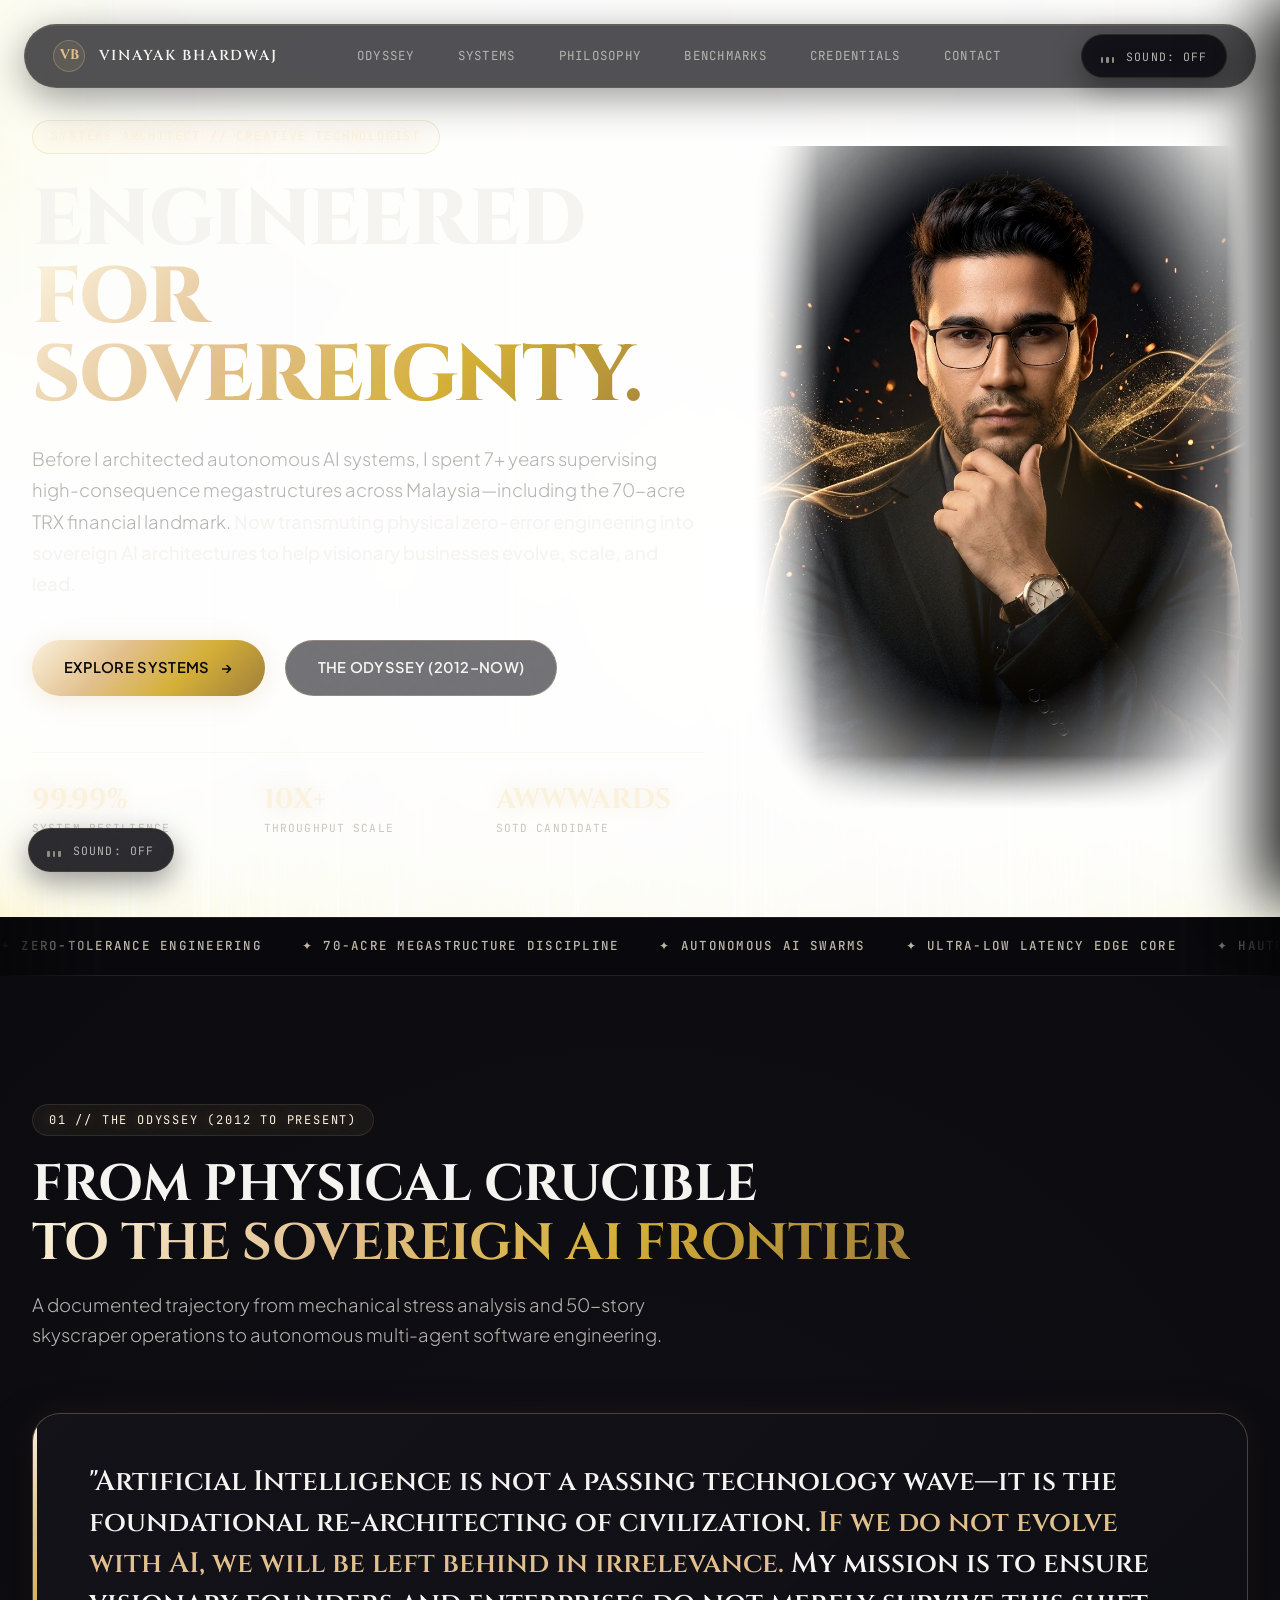
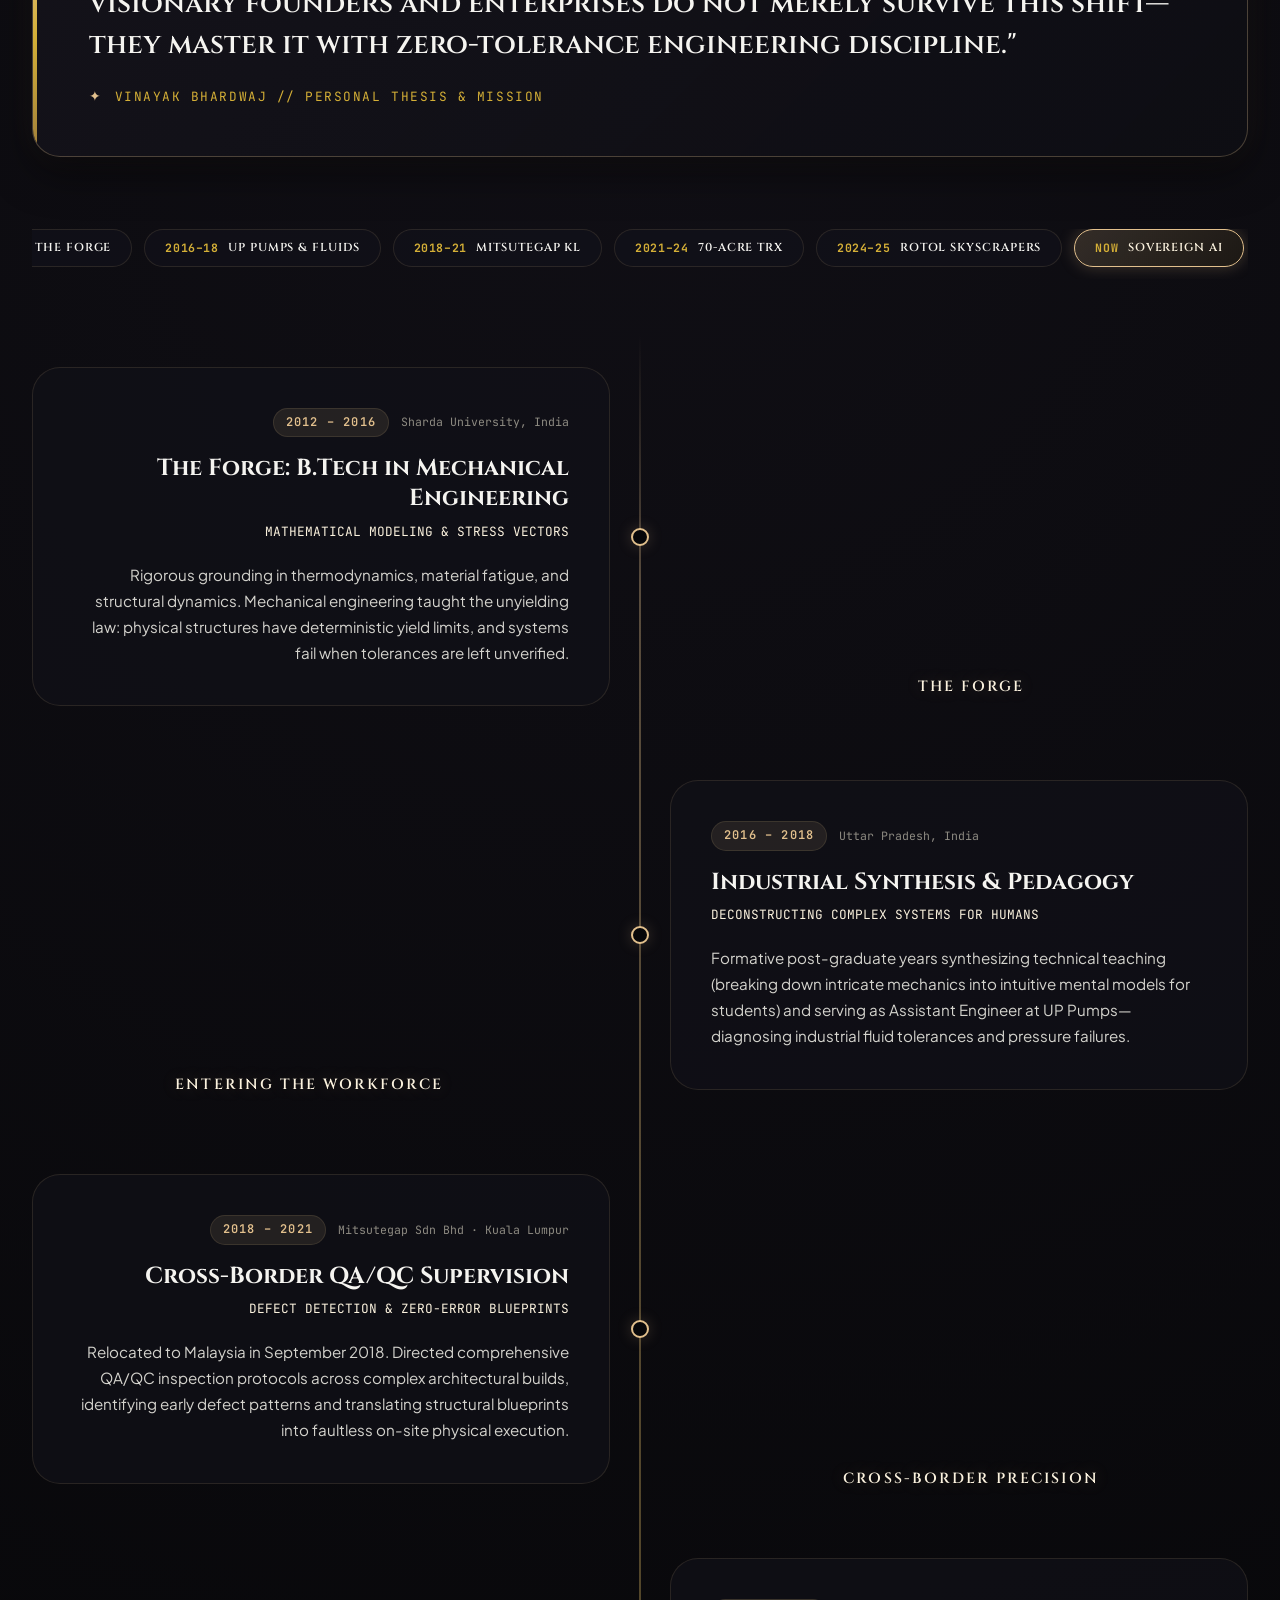
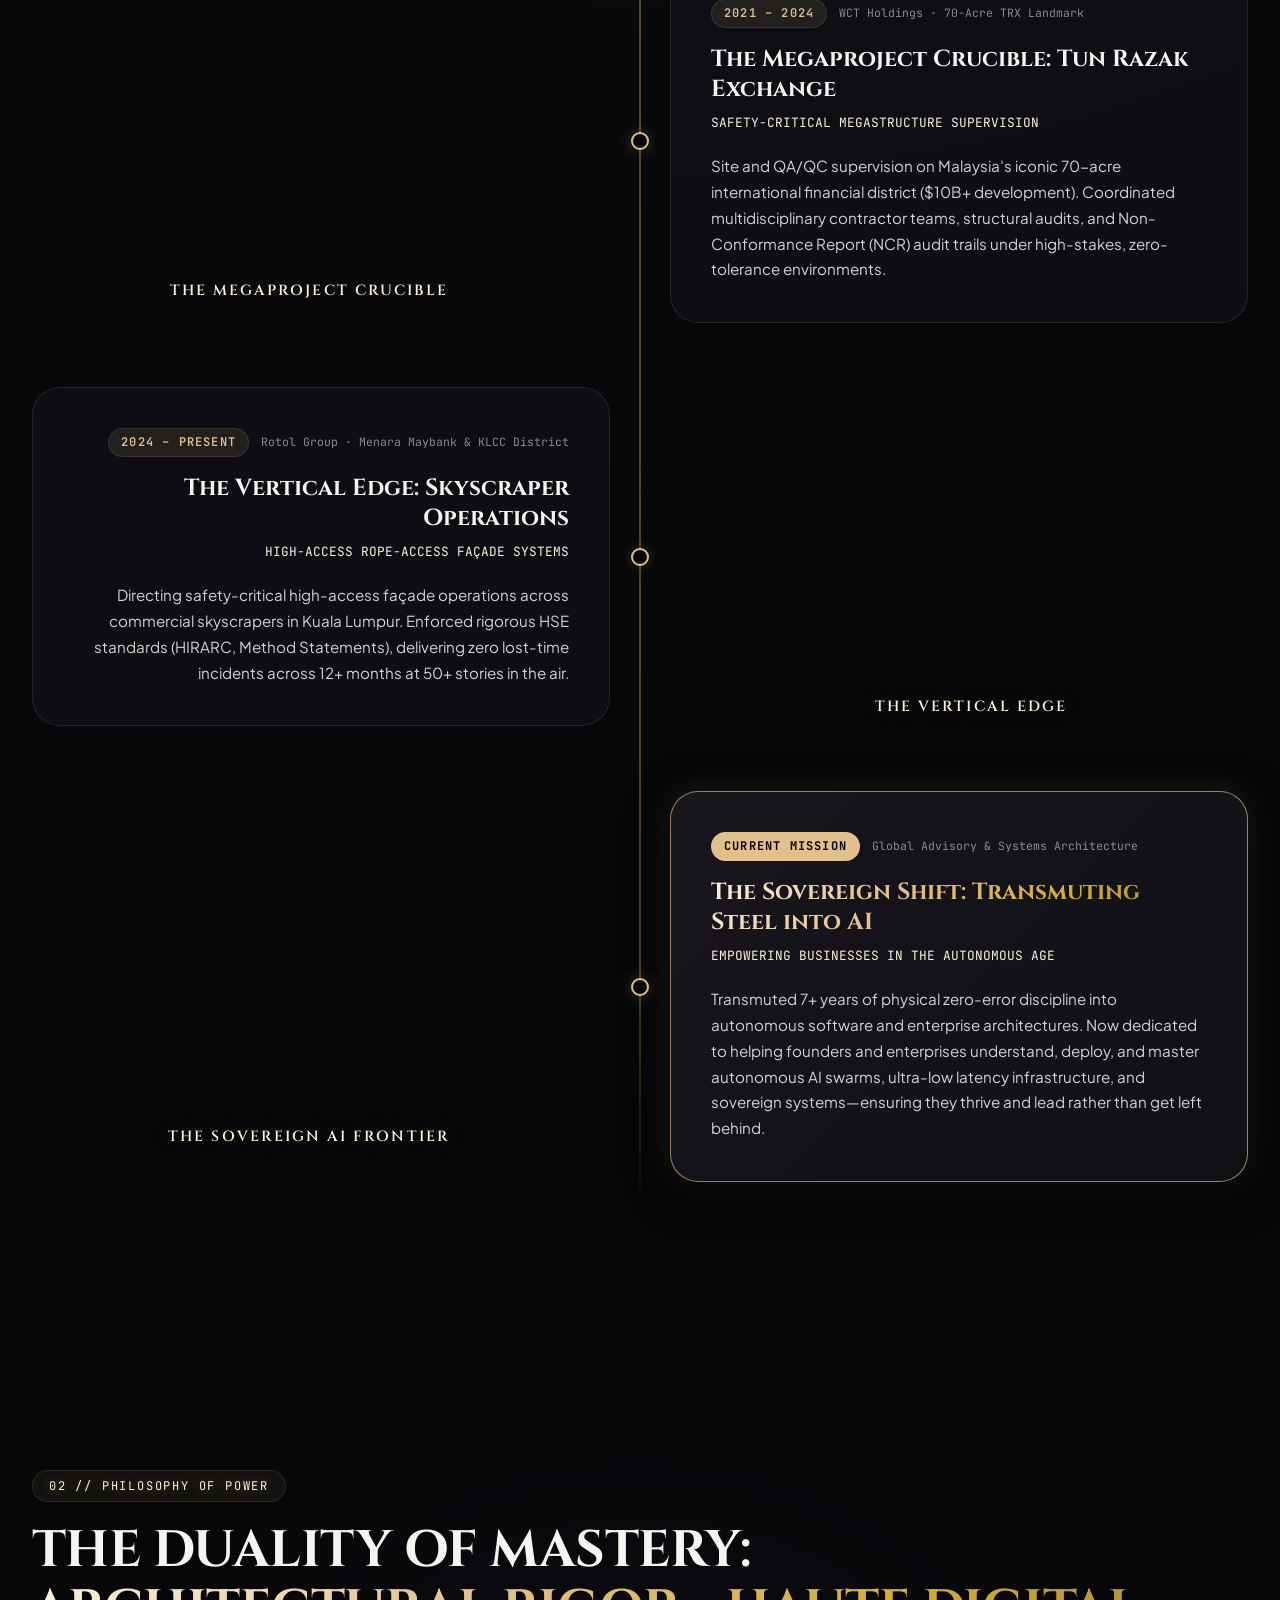
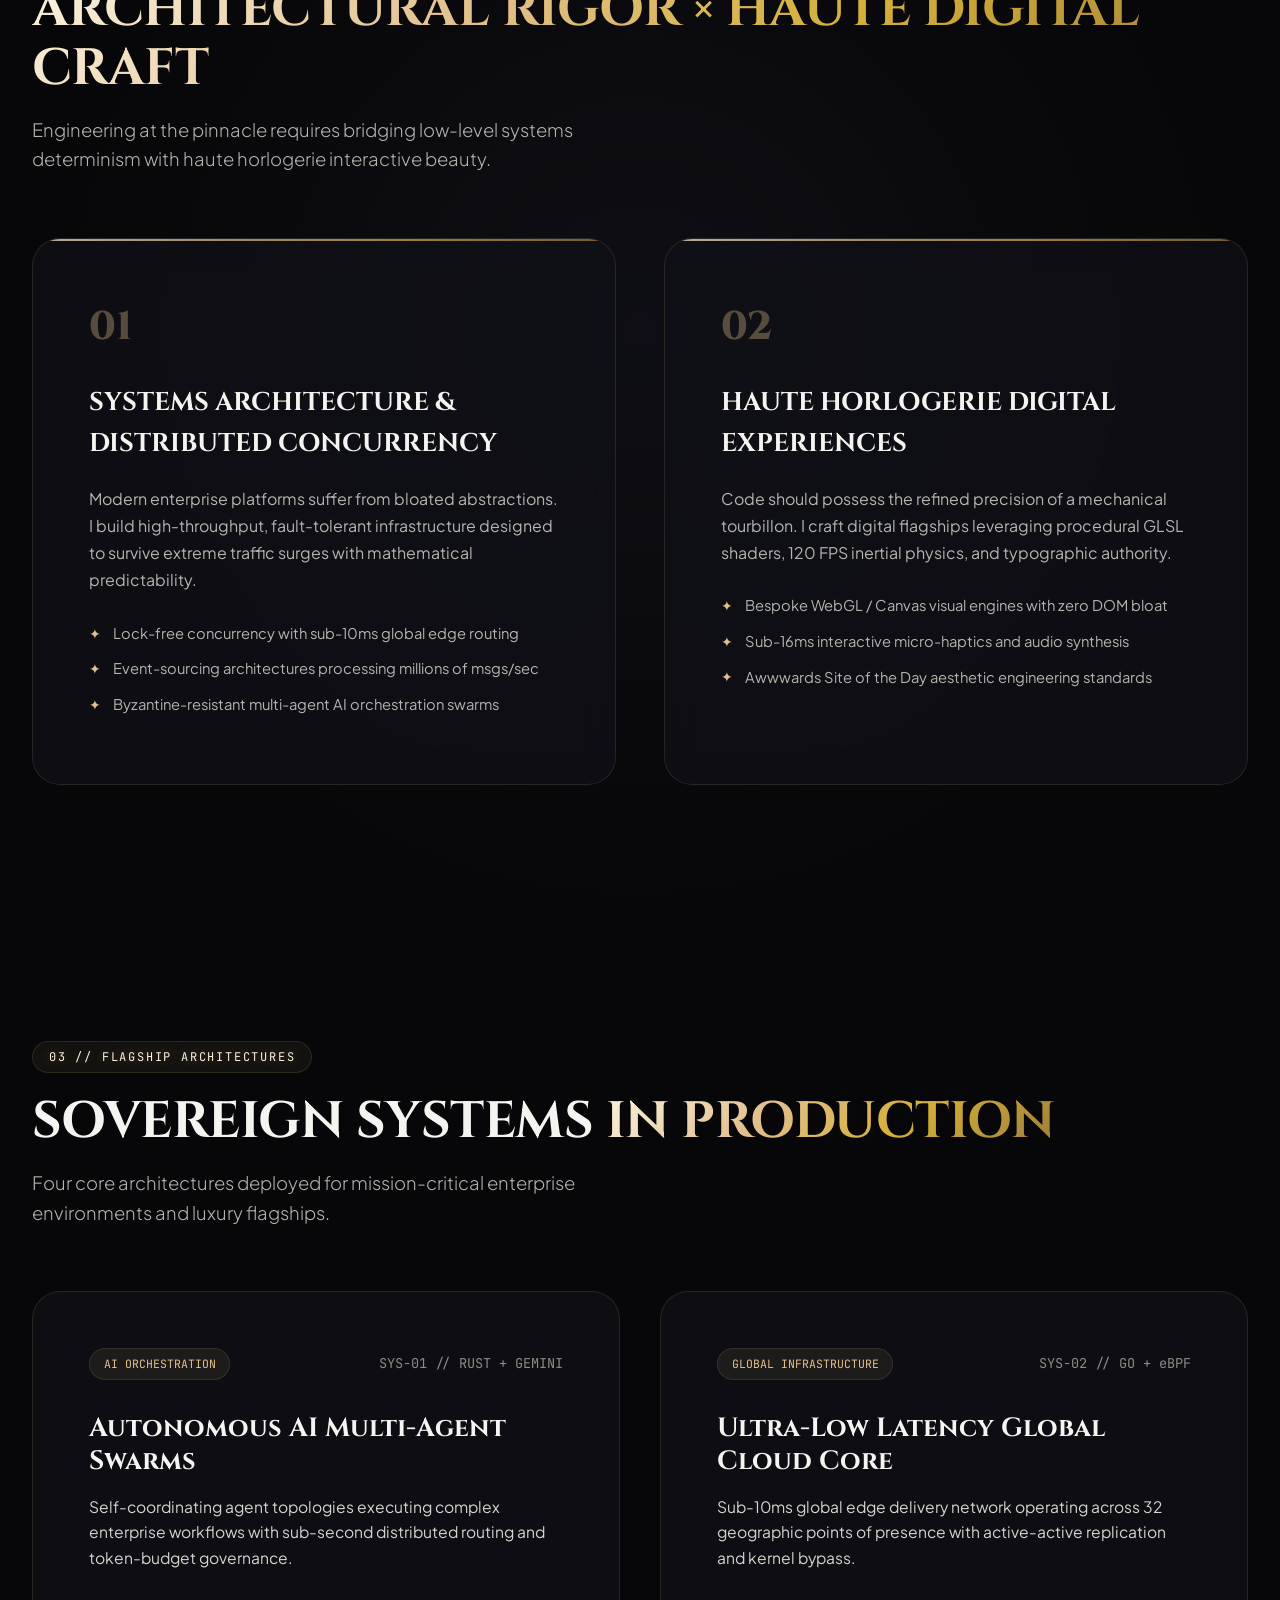
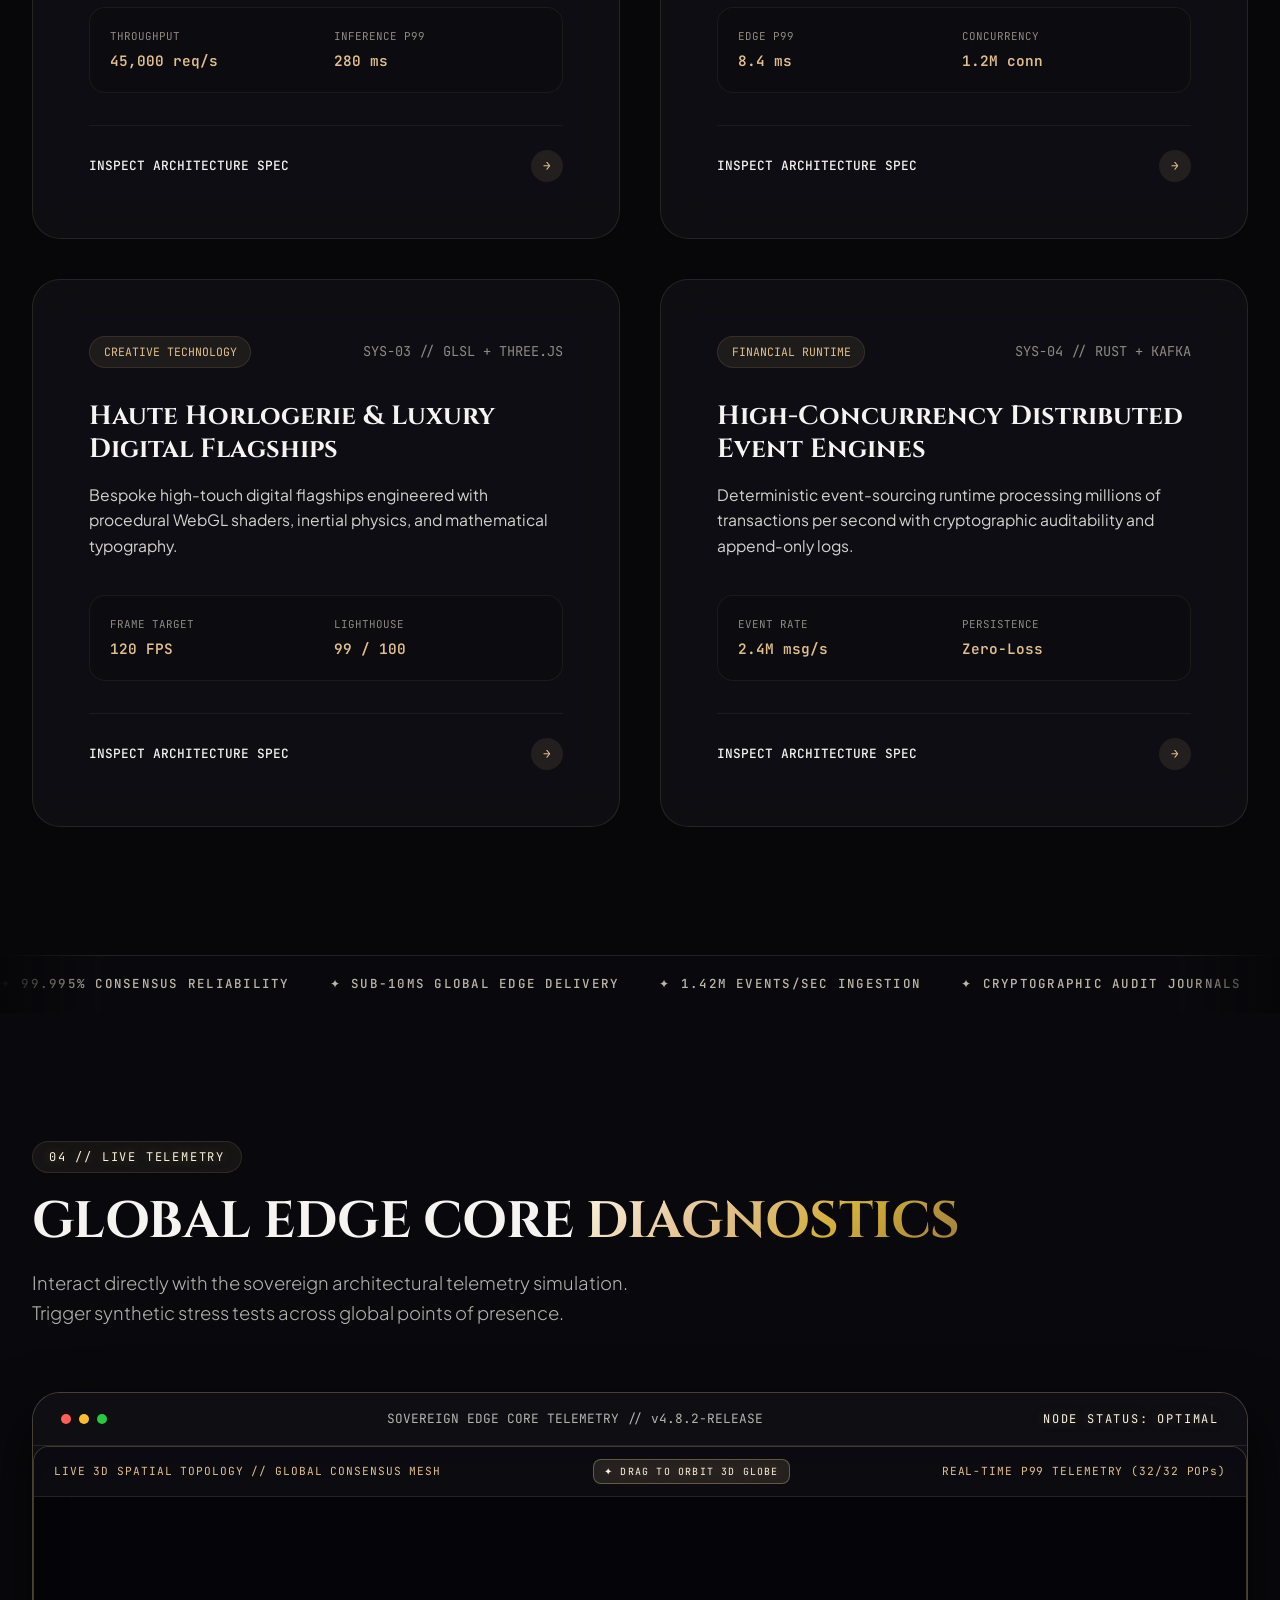
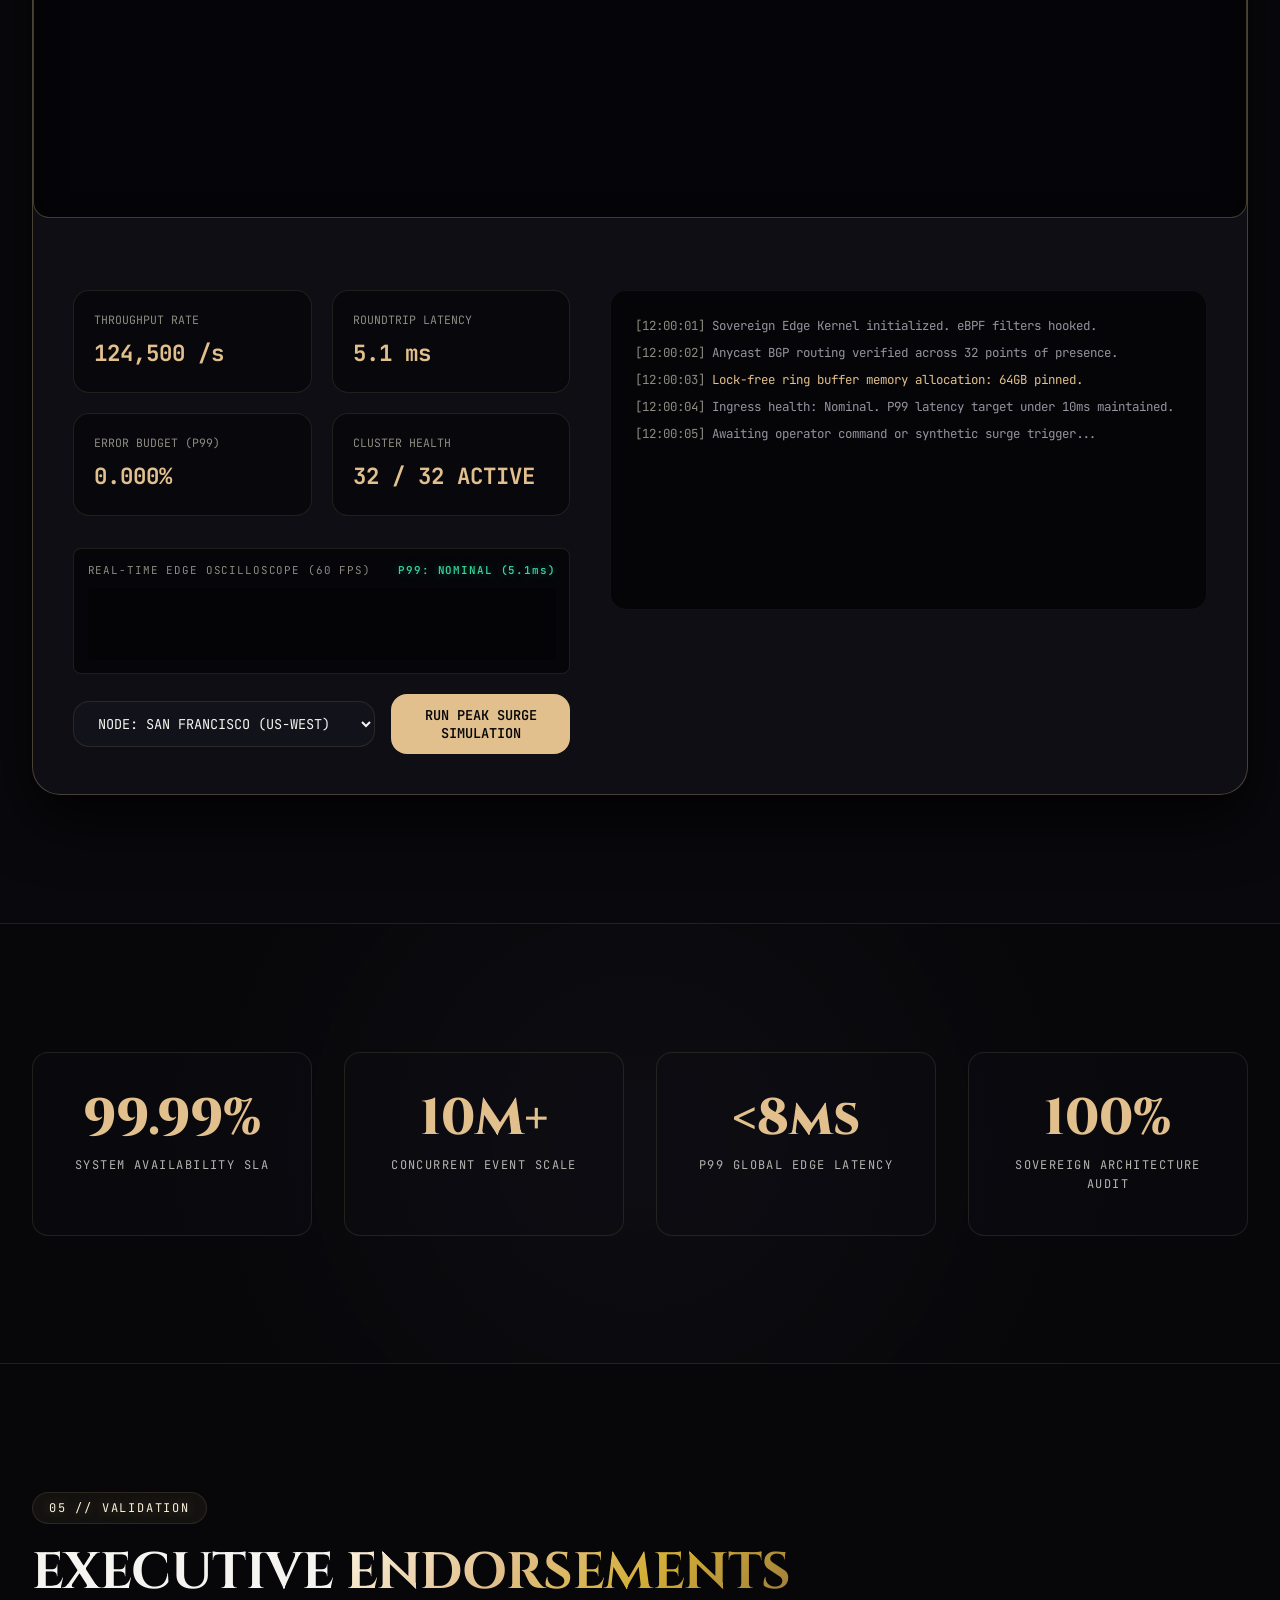
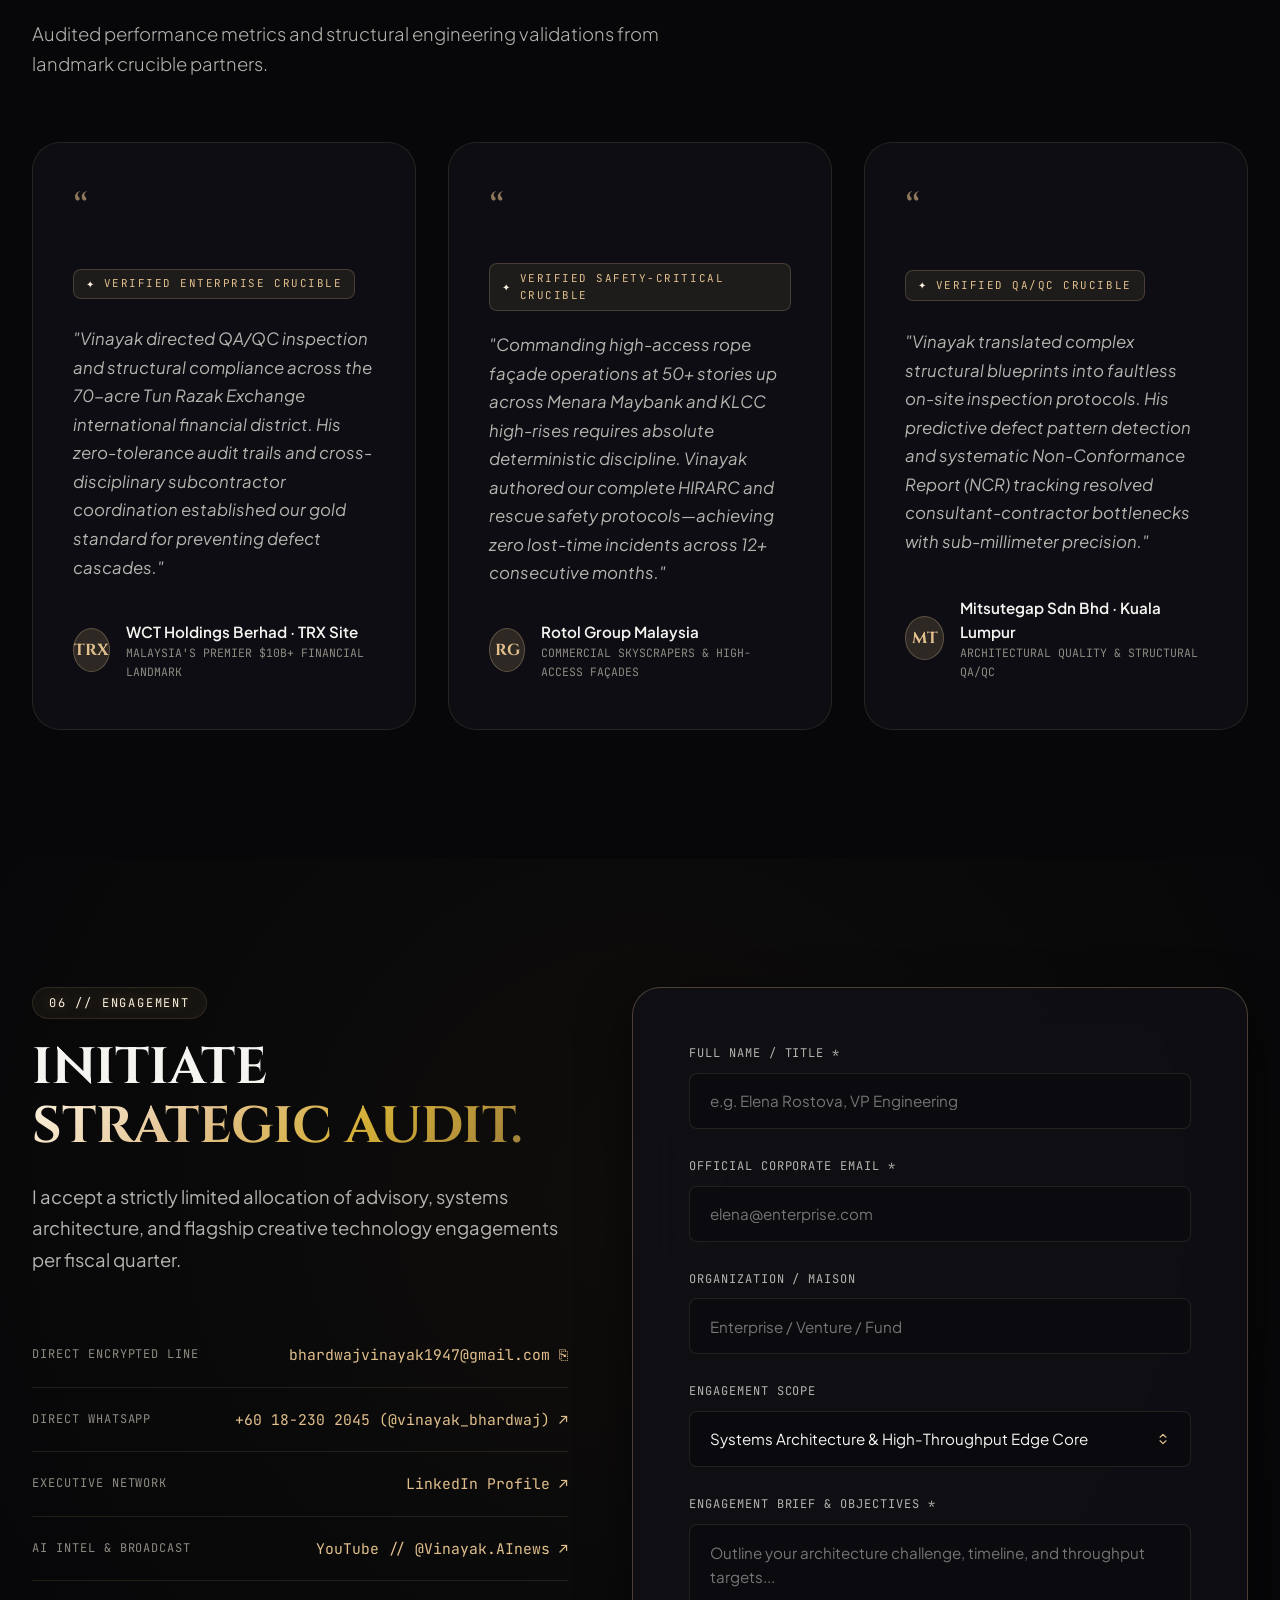
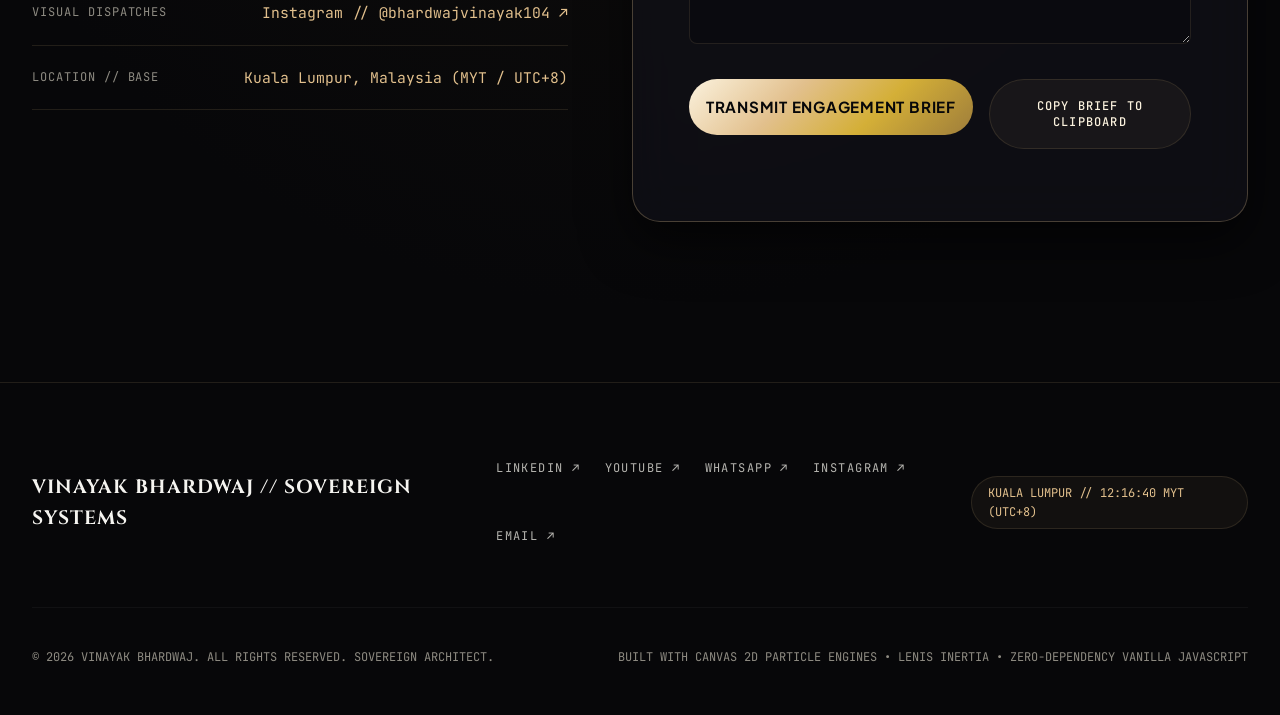
<file: index.html>
<!DOCTYPE html>
<html lang="en">
<head>
    <meta charset="UTF-8">
    <meta name="viewport" content="width=device-width, initial-scale=1.0">
    <title>Vinayak Bhardwaj — Systems Architect & Executive AI Advisor | Kuala Lumpur & Global</title>
    
    <!-- Primary Search & Indexing Directives -->
    <meta name="description" content="Vinayak Bhardwaj is a Systems Architect & Executive AI Advisor based in Kuala Lumpur, Malaysia. Engineering autonomous AI swarms, ultra-low latency edge infrastructure, and mission-critical enterprise systems. Advising global founders and engineering leaders.">
    <meta name="keywords" content="Vinayak Bhardwaj, Systems Architect, Executive AI Advisor, Autonomous AI Swarms, AI Architecture Consultant, Kuala Lumpur AI Advisor, Distributed Systems, Edge Infrastructure, High-Throughput Systems, Mechanical Systems Engineering, Megaproject QA QC, Tun Razak Exchange TRX">
    <meta name="author" content="Vinayak Bhardwaj">
    <meta name="robots" content="index, follow, max-image-preview:large, max-snippet:-1, max-video-preview:-1">
    <link rel="canonical" href="https://vinayakbhardwaj.com/">
    
    <!-- Geo & Regional Targeting (Kuala Lumpur, Malaysia / Global Reach) -->
    <meta name="geo.region" content="MY-14">
    <meta name="geo.placename" content="Kuala Lumpur">
    <meta name="geo.position" content="3.1390;101.6869">
    <meta name="ICBM" content="3.1390, 101.6869">

    <!-- Open Graph / Facebook / LinkedIn / WhatsApp -->
    <meta property="og:type" content="website">
    <meta property="og:url" content="https://vinayakbhardwaj.com/">
    <meta property="og:title" content="Vinayak Bhardwaj — Systems Architect & Executive AI Advisor">
    <meta property="og:description" content="Translating physical megaproject precision into autonomous AI swarms, ultra-low latency edge cores, and sovereign enterprise infrastructure.">
    <meta property="og:image" content="https://vinayakbhardwaj.com/assets/final_widescreen_hero_mockup.jpg">
    <meta property="og:image:width" content="1920">
    <meta property="og:image:height" content="1080">
    <meta property="og:image:alt" content="Vinayak Bhardwaj — Systems Architect & Executive AI Advisor">
    <meta property="og:site_name" content="Vinayak Bhardwaj">
    <meta property="og:locale" content="en_US">

    <!-- Twitter / X Cards -->
    <meta name="twitter:card" content="summary_large_image">
    <meta name="twitter:title" content="Vinayak Bhardwaj — Systems Architect & Executive AI Advisor">
    <meta name="twitter:description" content="Translating physical megaproject precision into autonomous AI swarms, ultra-low latency edge cores, and sovereign enterprise infrastructure.">
    <meta name="twitter:image" content="https://vinayakbhardwaj.com/assets/final_widescreen_hero_mockup.jpg">
    <meta name="twitter:image:alt" content="Vinayak Bhardwaj — Systems Architect & Executive AI Advisor">

    <!-- Favicon & Touch Icons -->
    <link rel="icon" type="image/png" href="assets/favicon-vb.png">
    <link rel="apple-touch-icon" href="assets/favicon-vb.png">
    
    <!-- AI Context Link Autodiscovery -->
    <link rel="help" type="text/plain" href="https://vinayakbhardwaj.com/llms.txt" title="LLM Context Index">

    <!-- Schema.org Multi-Entity JSON-LD Knowledge Graph (Person, ProfessionalService, WebSite, FAQPage) -->
    <script type="application/ld+json">
    {
      "@context": "https://schema.org",
      "@graph": [
        {
          "@type": "Person",
          "@id": "https://vinayakbhardwaj.com/#person",
          "name": "Vinayak Bhardwaj",
          "alternateName": "Vinayak",
          "jobTitle": "Systems Architect & Executive AI Advisor",
          "description": "Mechanical Systems Engineer (B.Tech, Sharda University 2012–2016) and Systems Architect translating 7+ years of safety-critical megaproject engineering (TRX, WCT, Rotol, Mitsutegap) into autonomous AI pipelines, low-latency edge networks, and fault-tolerant software architectures.",
          "url": "https://vinayakbhardwaj.com/",
          "image": "https://vinayakbhardwaj.com/assets/final_widescreen_hero_mockup.jpg",
          "email": "mailto:bhardwajvinayak1947@gmail.com",
          "telephone": "+60182302045",
          "address": {
            "@type": "PostalAddress",
            "addressLocality": "Kuala Lumpur",
            "addressCountry": "MY"
          },
          "alumniOf": {
            "@type": "CollegeOrUniversity",
            "name": "Sharda University",
            "sameAs": "https://www.sharda.ac.in/"
          },
          "sameAs": [
            "https://www.linkedin.com/in/vinayak-bhardwaj1947/",
            "https://www.youtube.com/@Vinayak.AInews",
            "https://www.instagram.com/bhardwajvinayak104/",
            "https://wa.me/60182302045"
          ],
          "knowsAbout": [
            "Autonomous AI Swarms",
            "Executive AI Advisory",
            "Distributed Systems Architecture",
            "Ultra-Low Latency Edge Core",
            "Tun Razak Exchange (TRX) Megaproject QA/QC",
            "Skyscraper Façade Safety & Structural Engineering",
            "Byzantine Fault Tolerance",
            "eBPF Kernel Bypass",
            "Deterministic Event Engines",
            "Prompt Hardening & LLM Safety Boundaries"
          ]
        },
        {
          "@type": "ProfessionalService",
          "@id": "https://vinayakbhardwaj.com/#advisory-service",
          "name": "Vinayak Bhardwaj — Systems Architecture & Executive AI Advisory",
          "provider": {
            "@id": "https://vinayakbhardwaj.com/#person"
          },
          "url": "https://vinayakbhardwaj.com/",
          "image": "https://vinayakbhardwaj.com/assets/final_widescreen_hero_mockup.jpg",
          "telephone": "+60182302045",
          "priceRange": "$$$$",
          "address": {
            "@type": "PostalAddress",
            "addressLocality": "Kuala Lumpur",
            "addressCountry": "MY"
          },
          "areaServed": [
            { "@type": "Place", "name": "Global / Remote" },
            { "@type": "Country", "name": "Malaysia" },
            { "@type": "Country", "name": "Singapore" },
            { "@type": "Country", "name": "United States" },
            { "@type": "Country", "name": "United Kingdom" },
            { "@type": "Country", "name": "United Arab Emirates" }
          ],
          "hasOfferCatalog": {
            "@type": "OfferCatalog",
            "name": "Executive Advisory & Systems Architecture Services",
            "itemListElement": [
              {
                "@type": "Offer",
                "itemOffered": {
                  "@type": "Service",
                  "name": "Fractional AI Systems Architect & Advisor",
                  "description": "Executive guidance for companies deploying autonomous agentic workflows, multi-agent swarms, LLM tool-calling loops, security boundaries, and zero-human-in-the-loop operational pipelines."
                }
              },
              {
                "@type": "Offer",
                "itemOffered": {
                  "@type": "Service",
                  "name": "Autonomous Multi-Agent Swarms & Realtime Topology",
                  "description": "High-throughput distributed automation runtime with Byzantine consensus validation, sub-280ms P99 inference, and lock-free ring buffers."
                }
              },
              {
                "@type": "Offer",
                "itemOffered": {
                  "@type": "Service",
                  "name": "Private Systems Audit & Bespoke Turnkey Build",
                  "description": "Intensive operational intervention applying physical structural engineering rigor to software and field workflows to eradicate defects and eliminate manual bottlenecks."
                }
              }
            ]
          }
        },
        {
          "@type": "WebSite",
          "@id": "https://vinayakbhardwaj.com/#website",
          "url": "https://vinayakbhardwaj.com/",
          "name": "Vinayak Bhardwaj // Sovereign Systems",
          "description": "Personal flagship and technical knowledge graph of Vinayak Bhardwaj — Systems Architect & Executive AI Advisor.",
          "publisher": {
            "@id": "https://vinayakbhardwaj.com/#person"
          },
          "inLanguage": "en-US"
        },
        {
          "@type": "FAQPage",
          "@id": "https://vinayakbhardwaj.com/#faq",
          "mainEntity": [
            {
              "@type": "Question",
              "name": "Who is Vinayak Bhardwaj?",
              "acceptedAnswer": {
                "@type": "Answer",
                "text": "Vinayak Bhardwaj is a Systems Architect, Creative Technologist, and Executive AI Advisor based in Kuala Lumpur, Malaysia. He holds a degree in Mechanical Engineering from Sharda University (2012–2016) and previously spent over 7 years managing structural QA/QC and high-risk façade safety on iconic megaprojects including Malaysia's 70-acre Tun Razak Exchange (TRX) financial district and commercial skyscrapers (Menara Maybank). Today, he advises founders and engineering executives globally on building autonomous multi-agent AI swarms, ultra-low latency edge infrastructure, and mission-critical software systems."
              }
            },
            {
              "@type": "Question",
              "name": "What advisory and engineering services does Vinayak Bhardwaj provide?",
              "acceptedAnswer": {
                "@type": "Answer",
                "text": "Vinayak Bhardwaj provides three high-impact executive services: (1) Fractional AI Systems Architect & Advisor for companies deploying autonomous agentic workflows, prompt hardening, model routing, and security boundaries; (2) Autonomous Multi-Agent Swarms & Realtime Topology for high-throughput distributed automation with Byzantine consensus validation; and (3) Private Systems Audit & Bespoke Turnkey Build applying physical structural engineering rigor to eradicate software defects, eliminate manual bottlenecks, and deploy bespoke inspection software."
              }
            },
            {
              "@type": "Question",
              "name": "How does Vinayak Bhardwaj's megaproject background inform his AI architecture?",
              "acceptedAnswer": {
                "@type": "Answer",
                "text": "Having directed QA/QC and high-access safety on mega-developments like Tun Razak Exchange (TRX) and Menara Maybank with zero lost-time incidents, Vinayak treats software failures with the same gravity as structural collapses. His architectures incorporate strict factor-of-safety principles, Byzantine fault tolerance, lock-free ring buffers, and formal verification, ensuring AI pipelines do not degrade or fail silently in production."
              }
            },
            {
              "@type": "Question",
              "name": "How can enterprise clients or founders engage Vinayak Bhardwaj?",
              "acceptedAnswer": {
                "@type": "Answer",
                "text": "Clients can initiate direct executive transmissions via email at bhardwajvinayak1947@gmail.com, WhatsApp at +60 18-230 2045 (@vinayak_bhardwaj), or by submitting the contact dossier at https://vinayakbhardwaj.com/#transmission. Initial discovery consultations typically occur within 24–48 hours for qualified enterprise and high-growth venture scopes."
              }
            }
          ]
        }
      ]
    }
    </script>
    
    <!-- Preconnect & Fonts -->
    <link rel="preconnect" href="https://fonts.googleapis.com">
    <link rel="preconnect" href="https://fonts.gstatic.com" crossorigin>
    <link href="https://fonts.googleapis.com/css2?family=Cinzel:wght@400;600;700;800;900&family=JetBrains+Mono:wght@300;400;500&family=Plus+Jakarta+Sans:ital,wght@0,300;0,400;0,500;0,600;0,700;1,400&display=swap" rel="stylesheet">

    <!-- Stylesheets -->
    <link rel="stylesheet" href="css/styles.css?v=2.2">
</head>
<body>

    <!-- Cinematic Luxury Film Grain Texture Overlay -->
    <div class="film-grain" aria-hidden="true"></div>

    <!-- Viewport Scroll Progress Rail -->
    <aside id="scroll-progress-rail" class="scroll-progress-rail" aria-label="Scroll Progress">
        <div class="rail-track">
            <div id="scroll-progress-bar" class="rail-bar"></div>
        </div>
        <button id="scroll-top-btn" class="rail-top-btn" aria-label="Scroll to top">
            <span class="rail-glyph">↑</span>
        </button>
    </aside>

    <!-- Custom Fluid Magnetic Cursor with Contextual Badge -->
    <div id="custom-cursor-dot" class="cursor-dot" aria-hidden="true"></div>
    <div id="custom-cursor-aura" class="cursor-aura" aria-hidden="true">
        <span id="cursor-badge" class="cursor-badge"></span>
    </div>

    <!-- ==========================================================================
         FLOATING FROSTED NAVIGATION BAR
         ========================================================================== -->
    <header class="site-header" role="banner">
        <div class="nav-container">
            <nav class="nav-pill" aria-label="Main Navigation">
                <a href="#" class="brand-logo" aria-label="Vinayak Bhardwaj Home">
                    <span class="brand-monogram">VB</span>
                    <span class="brand-name">VINAYAK BHARDWAJ</span>
                </a>

                <ul class="nav-links">
                    <li><a href="#odyssey" class="nav-link">ODYSSEY</a></li>
                    <li><a href="#systems" class="nav-link">SYSTEMS</a></li>
                    <li><a href="#manifesto" class="nav-link">PHILOSOPHY</a></li>
                    <li><a href="#benchmarks" class="nav-link">BENCHMARKS</a></li>
                    <li><a href="#credentials" class="nav-link">CREDENTIALS</a></li>
                    <li><a href="#contact" class="nav-link">CONTACT</a></li>
                </ul>

                <!-- Mobile Navigation Actions (Audio Toggle + Menu Trigger) -->
                <div class="nav-mobile-actions">
                    <button id="mobile-sound-btn" class="sound-pill-btn mobile-sound-toggle" aria-label="Toggle synthesized audio haptics" aria-pressed="false" title="Toggle audio haptics">
                        <span class="sound-wave-icon" aria-hidden="true">
                            <span class="sound-bar bar-1"></span>
                            <span class="sound-bar bar-2"></span>
                            <span class="sound-bar bar-3"></span>
                        </span>
                        <span class="mobile-sound-text">SOUND: OFF</span>
                    </button>
                    <button id="mobile-menu-toggle" class="mobile-menu-toggle" aria-label="Toggle Navigation Menu" aria-expanded="false" aria-controls="mobile-menu-overlay">
                        <span class="hamburger-line line-1"></span>
                        <span class="hamburger-line line-2"></span>
                    </button>
                </div>
            </nav>
        </div>
    </header>

    <!-- ==========================================================================
         FULL-SCREEN BESPOKE LUXURY MOBILE NAVIGATION OVERLAY
         ========================================================================== -->
    <div id="mobile-menu-overlay" class="mobile-menu-overlay" aria-hidden="true" role="dialog" aria-modal="true" aria-label="Mobile Navigation">
        <div class="mobile-menu-inner">
            <div class="mobile-menu-header">
                <div class="mobile-brand-group">
                    <span class="mobile-brand-monogram">VB</span>
                    <span class="mobile-brand-title">VINAYAK BHARDWAJ</span>
                </div>
                <button id="mobile-menu-close" class="mobile-menu-close-btn" aria-label="Close Mobile Navigation">✕</button>
            </div>
            
            <nav class="mobile-nav-list" aria-label="Mobile Menu Links">
                <a href="#odyssey" class="mobile-nav-item">
                    <span class="mobile-nav-num">01</span>
                    <span class="mobile-nav-label">THE ODYSSEY</span>
                </a>
                <a href="#systems" class="mobile-nav-item">
                    <span class="mobile-nav-num">02</span>
                    <span class="mobile-nav-label">SOVEREIGN SYSTEMS</span>
                </a>
                <a href="#manifesto" class="mobile-nav-item">
                    <span class="mobile-nav-num">03</span>
                    <span class="mobile-nav-label">PHILOSOPHY</span>
                </a>
                <a href="#benchmarks" class="mobile-nav-item">
                    <span class="mobile-nav-num">04</span>
                    <span class="mobile-nav-label">BENCHMARKS</span>
                </a>
                <a href="#credentials" class="mobile-nav-item">
                    <span class="mobile-nav-num">05</span>
                    <span class="mobile-nav-label">CREDENTIALS</span>
                </a>
                <a href="#contact" class="mobile-nav-item">
                    <span class="mobile-nav-num">06</span>
                    <span class="mobile-nav-label">CONTACT</span>
                </a>
            </nav>

            <div class="mobile-menu-audio-row">
                <span class="mobile-menu-audio-label">SPATIAL AUDIO // HAPTICS</span>
                <button id="drawer-sound-btn" class="sound-pill-btn mobile-drawer-sound-btn" aria-label="Toggle synthesized audio haptics" aria-pressed="false">
                    <span class="sound-wave-icon" aria-hidden="true">
                        <span class="sound-bar bar-1"></span>
                        <span class="sound-bar bar-2"></span>
                        <span class="sound-bar bar-3"></span>
                    </span>
                    <span class="mobile-sound-text">SOUND: OFF</span>
                </button>
            </div>

            <div class="mobile-menu-footer">
                <div class="mobile-meta-text">CREATIVE TECHNOLOGIST &amp; SYSTEMS ARCHITECT</div>
                <div class="mobile-social-strip" aria-label="Mobile Social Links">
                    <a href="https://www.linkedin.com/in/vinayak-bhardwaj1947/" target="_blank" rel="noopener noreferrer" class="mobile-social-link">LINKEDIN ↗</a>
                    <a href="https://www.youtube.com/@Vinayak.AInews" target="_blank" rel="noopener noreferrer" class="mobile-social-link">YOUTUBE ↗</a>
                    <a href="https://wa.me/60182302045" target="_blank" rel="noopener noreferrer" class="mobile-social-link">WHATSAPP ↗</a>
                    <a href="https://www.instagram.com/bhardwajvinayak104/" target="_blank" rel="noopener noreferrer" class="mobile-social-link">INSTAGRAM ↗</a>
                </div>
                <a href="#contact" class="btn btn-primary-gold mobile-cta-btn" id="mobile-cta-link">INITIATE BRIEF →</a>
            </div>
        </div>
    </div>

    <main id="main-content">
        <!-- ==========================================================================
             HERO STAGE (SOVEREIGN ENTRANCE)
             ========================================================================== -->
        <section class="hero-section" id="hero" aria-label="Hero Stage">
            <!-- Swirling Gold Dust & Embers WebGL/2D Canvas -->
            <canvas id="gold-canvas" class="hero-gold-canvas" aria-hidden="true"></canvas>

            <!-- Ambient Warm Radial Backlight -->
            <div class="hero-ambient-glow" aria-hidden="true"></div>

            <div class="container hero-layout">
                <!-- Left: Headline, Value Proposition, Actions & Proof -->
                <div class="hero-content">
                    <div class="hero-badge-pill reveal-on-scroll">
                        <span class="mono-tag">SYSTEMS ARCHITECT // CREATIVE TECHNOLOGIST</span>
                    </div>

                    <h1 class="hero-title reveal-on-scroll delay-1">
                        <span class="title-line">ENGINEERED</span>
                        <span class="title-line text-gold-gradient">FOR SOVEREIGNTY.</span>
                    </h1>

                    <p class="hero-narrative reveal-on-scroll delay-2">
                        Before I architected autonomous AI systems, I spent 7+ years supervising high-consequence megastructures across Malaysia—including the 70-acre TRX financial landmark. <strong>Now transmuting physical zero-error engineering into sovereign AI architectures to help visionary businesses evolve, scale, and lead.</strong>
                    </p>

                    <div class="hero-actions reveal-on-scroll delay-3">
                        <a href="#systems" class="btn btn-primary-gold">
                            <span>EXPLORE SYSTEMS</span>
                            <span class="arrow-glyph">→</span>
                        </a>
                        <a href="#odyssey" class="btn btn-secondary-glass">
                            <span>THE ODYSSEY (2012–NOW)</span>
                        </a>
                    </div>

                    <div class="hero-proof-strip reveal-on-scroll delay-4">
                        <div class="proof-item">
                            <span class="proof-val">99.99%</span>
                            <span class="proof-lbl">SYSTEM RESILIENCE</span>
                        </div>
                        <div class="proof-item">
                            <span class="proof-val">10X+</span>
                            <span class="proof-lbl">THROUGHPUT SCALE</span>
                        </div>
                        <div class="proof-item">
                            <span class="proof-val">AWWWARDS</span>
                            <span class="proof-lbl">SOTD CANDIDATE</span>
                        </div>
                    </div>
                </div>

                <!-- Right: Refined 8K Executive Portrait Stage -->
                <div class="hero-portrait-stage reveal-on-scroll delay-2">
                    <div class="portrait-halo" aria-hidden="true"></div>
                    <div class="portrait-wrapper">
                        <picture>
                            <source srcset="assets/vinayak-hero-feathered.webp" type="image/webp">
                            <img src="assets/vinayak-hero-feathered.png" alt="Vinayak Bhardwaj — Systems Architect & Executive AI Advisor" class="hero-portrait-img" width="896" height="1200" fetchpriority="high">
                        </picture>
                    </div>
                </div>
            </div>
        </section>

        <!-- Kinetic Ticker Ribbon I: Sovereign Foundations -->
        <div class="marquee-ribbon" aria-hidden="true">
            <div class="marquee-track">
                <span>✦ ZERO-TOLERANCE ENGINEERING</span>
                <span>✦ 70-ACRE MEGASTRUCTURE DISCIPLINE</span>
                <span>✦ AUTONOMOUS AI SWARMS</span>
                <span>✦ ULTRA-LOW LATENCY EDGE CORE</span>
                <span>✦ HAUTE HORLOGERIE DIGITAL CRAFT</span>
                <span>✦ SOVEREIGN SYSTEMS ARCHITECTURE</span>
                <span>✦ ZERO-TOLERANCE ENGINEERING</span>
                <span>✦ 70-ACRE MEGASTRUCTURE DISCIPLINE</span>
                <span>✦ AUTONOMOUS AI SWARMS</span>
                <span>✦ ULTRA-LOW LATENCY EDGE CORE</span>
                <span>✦ HAUTE HORLOGERIE DIGITAL CRAFT</span>
                <span>✦ SOVEREIGN SYSTEMS ARCHITECTURE</span>
            </div>
        </div>

        <!-- ==========================================================================
             THE SOVEREIGN ODYSSEY // 2012 TO PRESENT (THE STORY & MISSION)
             ========================================================================== -->
        <section class="odyssey-section" id="odyssey" aria-label="The Sovereign Odyssey">
            <div class="container">
                <div class="section-header reveal-on-scroll">
                    <div class="section-eyebrow">
                        <span class="mono-tag">01 // THE ODYSSEY (2012 TO PRESENT)</span>
                    </div>
                    <h2 class="section-title">FROM PHYSICAL CRUCIBLE <br><span class="text-gold-gradient">TO THE SOVEREIGN AI FRONTIER</span></h2>
                    <p class="section-desc">
                        A documented trajectory from mechanical stress analysis and 50-story skyscraper operations to autonomous multi-agent software engineering.
                    </p>
                </div>

                <!-- Personal Mission Epiphany Banner -->
                <div class="manifesto-quote-banner reveal-on-scroll">
                    <p class="manifesto-quote-text">
                        "Artificial Intelligence is not a passing technology wave—it is the foundational re-architecting of civilization. <em>If we do not evolve with AI, we will be left behind in irrelevance.</em> My mission is to ensure visionary founders and enterprises do not merely survive this shift—they master it with zero-tolerance engineering discipline."
                    </p>
                    <div class="manifesto-author">
                        <span class="bullet-gold">✦</span> VINAYAK BHARDWAJ // PERSONAL THESIS &amp; MISSION
                    </div>
                </div>

                <!-- Interactive Chronology Scrubber Ribbon -->
                <nav class="chronology-scrubber reveal-on-scroll" id="chronology-scrubber" aria-label="Timeline Phase Scrubber">
                    <div class="scrubber-track">
                        <button class="scrubber-pill active" data-phase="phase-1">
                            <span class="scrubber-year">2012–16</span>
                            <span class="scrubber-title">B.TECH THE FORGE</span>
                        </button>
                        <button class="scrubber-pill" data-phase="phase-2">
                            <span class="scrubber-year">2016–18</span>
                            <span class="scrubber-title">UP PUMPS &amp; FLUIDS</span>
                        </button>
                        <button class="scrubber-pill" data-phase="phase-3">
                            <span class="scrubber-year">2018–21</span>
                            <span class="scrubber-title">MITSUTEGAP KL</span>
                        </button>
                        <button class="scrubber-pill" data-phase="phase-4">
                            <span class="scrubber-year">2021–24</span>
                            <span class="scrubber-title">70-ACRE TRX</span>
                        </button>
                        <button class="scrubber-pill" data-phase="phase-5">
                            <span class="scrubber-year">2024–25</span>
                            <span class="scrubber-title">ROTOL SKYSCRAPERS</span>
                        </button>
                        <button class="scrubber-pill" data-phase="phase-6">
                            <span class="scrubber-year">NOW</span>
                            <span class="scrubber-title">SOVEREIGN AI</span>
                        </button>
                    </div>
                </nav>

                <!-- 6-Phase Timeline Stream -->
                <div class="timeline-stream">
                    <!-- Phase 01: 2012 - 2016 -->
                    <div class="timeline-step reveal-on-scroll" id="phase-1">
                        <div class="timeline-card tilt-card">
                            <div class="timeline-tags">
                                <span class="timeline-years">2012 – 2016</span>
                                <span class="timeline-location">Sharda University, India</span>
                            </div>
                            <h3 class="timeline-title">The Forge: B.Tech in Mechanical Engineering</h3>
                            <div class="timeline-subtitle">MATHEMATICAL MODELING &amp; STRESS VECTORS</div>
                            <p class="timeline-desc">
                                Rigorous grounding in thermodynamics, material fatigue, and structural dynamics. Mechanical engineering taught the unyielding law: physical structures have deterministic yield limits, and systems fail when tolerances are left unverified.
                            </p>
                        </div>
                        <div class="timeline-node">
                            <div class="node-dot"></div>
                        </div>
                        <div class="timeline-dust-slot">
                            <canvas class="timeline-dust-canvas" data-shape="book" aria-label="Magical Gold Dust Silhouette: Open Book of Knowledge"></canvas>
                            <span class="timeline-dust-label">The Forge</span>
                        </div>
                    </div>

                    <!-- Phase 02: 2016 - 2018 -->
                    <div class="timeline-step reveal-on-scroll" id="phase-2">
                        <div class="timeline-dust-slot">
                            <canvas class="timeline-dust-canvas" data-shape="gear" aria-label="Magical Gold Dust Silhouette: Celestial Clockwork Gear"></canvas>
                            <span class="timeline-dust-label">Entering the Workforce</span>
                        </div>
                        <div class="timeline-node">
                            <div class="node-dot"></div>
                        </div>
                        <div class="timeline-card tilt-card">
                            <div class="timeline-tags">
                                <span class="timeline-years">2016 – 2018</span>
                                <span class="timeline-location">Uttar Pradesh, India</span>
                            </div>
                            <h3 class="timeline-title">Industrial Synthesis &amp; Pedagogy</h3>
                            <div class="timeline-subtitle">DECONSTRUCTING COMPLEX SYSTEMS FOR HUMANS</div>
                            <p class="timeline-desc">
                                Formative post-graduate years synthesizing technical teaching (breaking down intricate mechanics into intuitive mental models for students) and serving as Assistant Engineer at UP Pumps—diagnosing industrial fluid tolerances and pressure failures.
                            </p>
                        </div>
                    </div>

                    <!-- Phase 03: 2018 - 2021 -->
                    <div class="timeline-step reveal-on-scroll" id="phase-3">
                        <div class="timeline-card tilt-card">
                            <div class="timeline-tags">
                                <span class="timeline-years">2018 – 2021</span>
                                <span class="timeline-location">Mitsutegap Sdn Bhd · Kuala Lumpur</span>
                            </div>
                            <h3 class="timeline-title">Cross-Border QA/QC Supervision</h3>
                            <div class="timeline-subtitle">DEFECT DETECTION &amp; ZERO-ERROR BLUEPRINTS</div>
                            <p class="timeline-desc">
                                Relocated to Malaysia in September 2018. Directed comprehensive QA/QC inspection protocols across complex architectural builds, identifying early defect patterns and translating structural blueprints into faultless on-site physical execution.
                            </p>
                        </div>
                        <div class="timeline-node">
                            <div class="node-dot"></div>
                        </div>
                        <div class="timeline-dust-slot">
                            <canvas class="timeline-dust-canvas" data-shape="micrometer" aria-label="Magical Gold Dust Silhouette: Precision Gauge"></canvas>
                            <span class="timeline-dust-label">Cross-Border Precision</span>
                        </div>
                    </div>

                    <!-- Phase 04: 2021 - 2024 -->
                    <div class="timeline-step reveal-on-scroll" id="phase-4">
                        <div class="timeline-dust-slot">
                            <canvas class="timeline-dust-canvas" data-shape="spire" aria-label="Magical Gold Dust Silhouette: Tower Spire"></canvas>
                            <span class="timeline-dust-label">The Megaproject Crucible</span>
                        </div>
                        <div class="timeline-node">
                            <div class="node-dot"></div>
                        </div>
                        <div class="timeline-card tilt-card">
                            <div class="timeline-tags">
                                <span class="timeline-years">2021 – 2024</span>
                                <span class="timeline-location">WCT Holdings · 70-Acre TRX Landmark</span>
                            </div>
                            <h3 class="timeline-title">The Megaproject Crucible: Tun Razak Exchange</h3>
                            <div class="timeline-subtitle">SAFETY-CRITICAL MEGASTRUCTURE SUPERVISION</div>
                            <p class="timeline-desc">
                                Site and QA/QC supervision on Malaysia's iconic 70-acre international financial district ($10B+ development). Coordinated multidisciplinary contractor teams, structural audits, and Non-Conformance Report (NCR) audit trails under high-stakes, zero-tolerance environments.
                            </p>
                        </div>
                    </div>

                    <!-- Phase 05: 2024 - PRESENT -->
                    <div class="timeline-step reveal-on-scroll" id="phase-5">
                        <div class="timeline-card tilt-card">
                            <div class="timeline-tags">
                                <span class="timeline-years">2024 – PRESENT</span>
                                <span class="timeline-location">Rotol Group · Menara Maybank &amp; KLCC District</span>
                            </div>
                            <h3 class="timeline-title">The Vertical Edge: Skyscraper Operations</h3>
                            <div class="timeline-subtitle">HIGH-ACCESS ROPE-ACCESS FAÇADE SYSTEMS</div>
                            <p class="timeline-desc">
                                Directing safety-critical high-access façade operations across commercial skyscrapers in Kuala Lumpur. Enforced rigorous HSE standards (HIRARC, Method Statements), delivering zero lost-time incidents across 12+ months at 50+ stories in the air.
                            </p>
                        </div>
                        <div class="timeline-node">
                            <div class="node-dot"></div>
                        </div>
                        <div class="timeline-dust-slot">
                            <canvas class="timeline-dust-canvas" data-shape="rigging" aria-label="Magical Gold Dust Silhouette: Climbing Rigging"></canvas>
                            <span class="timeline-dust-label">The Vertical Edge</span>
                        </div>
                    </div>

                    <!-- Phase 06: PRESENT - THE AI SOVEREIGN SHIFT -->
                    <div class="timeline-step reveal-on-scroll" id="phase-6">
                        <div class="timeline-dust-slot">
                            <canvas class="timeline-dust-canvas" data-shape="constellation" aria-label="Magical Gold Dust Silhouette: Neural Constellation"></canvas>
                            <span class="timeline-dust-label">The Sovereign AI Frontier</span>
                        </div>
                        <div class="timeline-node">
                            <div class="node-dot"></div>
                        </div>
                        <div class="timeline-card tilt-card highlight-card">
                            <div class="timeline-tags">
                                <span class="timeline-years" style="background: var(--gold-primary); color: var(--bg-void); font-weight: 700;">CURRENT MISSION</span>
                                <span class="timeline-location">Global Advisory &amp; Systems Architecture</span>
                            </div>
                            <h3 class="timeline-title">The Sovereign Shift: Transmuting Steel into AI</h3>
                            <div class="timeline-subtitle">EMPOWERING BUSINESSES IN THE AUTONOMOUS AGE</div>
                            <p class="timeline-desc">
                                Transmuted 7+ years of physical zero-error discipline into autonomous software and enterprise architectures. Now dedicated to helping founders and enterprises understand, deploy, and master autonomous AI swarms, ultra-low latency infrastructure, and sovereign systems—ensuring they thrive and lead rather than get left behind.
                            </p>
                        </div>
                    </div>
                </div>
            </div>
        </section>

        <!-- ==========================================================================
             SOVEREIGN MANIFESTO & PHILOSOPHY
             ========================================================================== -->
        <section class="manifesto-section" id="manifesto" aria-label="Sovereign Manifesto">
            <div class="container">
                <div class="section-header reveal-on-scroll">
                    <div class="section-eyebrow">
                        <span class="mono-tag">02 // PHILOSOPHY OF POWER</span>
                    </div>
                    <h2 class="section-title">THE DUALITY OF MASTERY: <br><span class="text-gold-gradient">ARCHITECTURAL RIGOR × HAUTE DIGITAL CRAFT</span></h2>
                    <p class="section-desc">
                        Engineering at the pinnacle requires bridging low-level systems determinism with haute horlogerie interactive beauty.
                    </p>
                </div>

                <div class="manifesto-grid">
                    <div class="manifesto-card tilt-card reveal-on-scroll">
                        <div class="card-number">01</div>
                        <h3>SYSTEMS ARCHITECTURE & DISTRIBUTED CONCURRENCY</h3>
                        <p>
                            Modern enterprise platforms suffer from bloated abstractions. I build high-throughput, fault-tolerant infrastructure designed to survive extreme traffic surges with mathematical predictability.
                        </p>
                        <ul class="principle-list">
                            <li><span class="bullet-gold">✦</span> Lock-free concurrency with sub-10ms global edge routing</li>
                            <li><span class="bullet-gold">✦</span> Event-sourcing architectures processing millions of msgs/sec</li>
                            <li><span class="bullet-gold">✦</span> Byzantine-resistant multi-agent AI orchestration swarms</li>
                        </ul>
                    </div>

                    <div class="manifesto-card tilt-card reveal-on-scroll delay-1">
                        <div class="card-number">02</div>
                        <h3>HAUTE HORLOGERIE DIGITAL EXPERIENCES</h3>
                        <p>
                            Code should possess the refined precision of a mechanical tourbillon. I craft digital flagships leveraging procedural GLSL shaders, 120 FPS inertial physics, and typographic authority.
                        </p>
                        <ul class="principle-list">
                            <li><span class="bullet-gold">✦</span> Bespoke WebGL / Canvas visual engines with zero DOM bloat</li>
                            <li><span class="bullet-gold">✦</span> Sub-16ms interactive micro-haptics and audio synthesis</li>
                            <li><span class="bullet-gold">✦</span> Awwwards Site of the Day aesthetic engineering standards</li>
                        </ul>
                    </div>
                </div>
            </div>
        </section>

        <!-- ==========================================================================
             FLAGSHIP SYSTEMS ARCHITECTURE (PORTFOLIO SHOWCASE)
             ========================================================================== -->
        <section class="systems-section" id="systems" aria-label="Flagship Systems Architecture">
            <div class="container">
                <div class="section-header reveal-on-scroll">
                    <div class="section-eyebrow">
                        <span class="mono-tag">03 // FLAGSHIP ARCHITECTURES</span>
                    </div>
                    <h2 class="section-title">SOVEREIGN SYSTEMS <span class="text-gold-gradient">IN PRODUCTION</span></h2>
                    <p class="section-desc">
                        Four core architectures deployed for mission-critical enterprise environments and luxury flagships.
                    </p>
                </div>

                <div class="systems-grid">
                    <!-- Card 1: Autonomous AI Swarms -->
                    <article class="system-card tilt-card reveal-on-scroll open-system-drawer" data-system="swarm-ai">
                        <div class="card-header-top">
                            <span class="system-badge">AI ORCHESTRATION</span>
                            <span class="system-code">SYS-01 // RUST + GEMINI</span>
                        </div>
                        <h3>Autonomous AI Multi-Agent Swarms</h3>
                        <p class="system-desc">
                            Self-coordinating agent topologies executing complex enterprise workflows with sub-second distributed routing and token-budget governance.
                        </p>
                        <div class="system-specs-mini">
                            <div class="spec-item">
                                <span class="spec-item-lbl">THROUGHPUT</span>
                                <span class="spec-item-val">45,000 req/s</span>
                            </div>
                            <div class="spec-item">
                                <span class="spec-item-lbl">INFERENCE P99</span>
                                <span class="spec-item-val">280 ms</span>
                            </div>
                        </div>
                        <div class="card-footer-trigger">
                            <span>INSPECT ARCHITECTURE SPEC</span>
                            <span class="arrow-icon">→</span>
                        </div>
                    </article>

                    <!-- Card 2: Edge Infrastructure -->
                    <article class="system-card tilt-card reveal-on-scroll delay-1 open-system-drawer" data-system="edge-core">
                        <div class="card-header-top">
                            <span class="system-badge">GLOBAL INFRASTRUCTURE</span>
                            <span class="system-code">SYS-02 // GO + eBPF</span>
                        </div>
                        <h3>Ultra-Low Latency Global Cloud Core</h3>
                        <p class="system-desc">
                            Sub-10ms global edge delivery network operating across 32 geographic points of presence with active-active replication and kernel bypass.
                        </p>
                        <div class="system-specs-mini">
                            <div class="spec-item">
                                <span class="spec-item-lbl">EDGE P99</span>
                                <span class="spec-item-val">8.4 ms</span>
                            </div>
                            <div class="spec-item">
                                <span class="spec-item-lbl">CONCURRENCY</span>
                                <span class="spec-item-val">1.2M conn</span>
                            </div>
                        </div>
                        <div class="card-footer-trigger">
                            <span>INSPECT ARCHITECTURE SPEC</span>
                            <span class="arrow-icon">→</span>
                        </div>
                    </article>

                    <!-- Card 3: Haute Horlogerie Digital Craft -->
                    <article class="system-card tilt-card reveal-on-scroll delay-2 open-system-drawer" data-system="luxury-craft">
                        <div class="card-header-top">
                            <span class="system-badge">CREATIVE TECHNOLOGY</span>
                            <span class="system-code">SYS-03 // GLSL + THREE.JS</span>
                        </div>
                        <h3>Haute Horlogerie & Luxury Digital Flagships</h3>
                        <p class="system-desc">
                            Bespoke high-touch digital flagships engineered with procedural WebGL shaders, inertial physics, and mathematical typography.
                        </p>
                        <div class="system-specs-mini">
                            <div class="spec-item">
                                <span class="spec-item-lbl">FRAME TARGET</span>
                                <span class="spec-item-val">120 FPS</span>
                            </div>
                            <div class="spec-item">
                                <span class="spec-item-lbl">LIGHTHOUSE</span>
                                <span class="spec-item-val">99 / 100</span>
                            </div>
                        </div>
                        <div class="card-footer-trigger">
                            <span>INSPECT ARCHITECTURE SPEC</span>
                            <span class="arrow-icon">→</span>
                        </div>
                    </article>

                    <!-- Card 4: Event-Driven Engine -->
                    <article class="system-card tilt-card reveal-on-scroll delay-3 open-system-drawer" data-system="event-engine">
                        <div class="card-header-top">
                            <span class="system-badge">FINANCIAL RUNTIME</span>
                            <span class="system-code">SYS-04 // RUST + KAFKA</span>
                        </div>
                        <h3>High-Concurrency Distributed Event Engines</h3>
                        <p class="system-desc">
                            Deterministic event-sourcing runtime processing millions of transactions per second with cryptographic auditability and append-only logs.
                        </p>
                        <div class="system-specs-mini">
                            <div class="spec-item">
                                <span class="spec-item-lbl">EVENT RATE</span>
                                <span class="spec-item-val">2.4M msg/s</span>
                            </div>
                            <div class="spec-item">
                                <span class="spec-item-lbl">PERSISTENCE</span>
                                <span class="spec-item-val">Zero-Loss</span>
                            </div>
                        </div>
                        <div class="card-footer-trigger">
                            <span>INSPECT ARCHITECTURE SPEC</span>
                            <span class="arrow-icon">→</span>
                        </div>
                    </article>
                </div>
            </div>
        </section>

        <!-- Kinetic Ticker Ribbon II: High-Throughput Performance -->
        <div class="marquee-ribbon reverse" aria-hidden="true">
            <div class="marquee-track">
                <span>✦ 99.995% CONSENSUS RELIABILITY</span>
                <span>✦ SUB-10MS GLOBAL EDGE DELIVERY</span>
                <span>✦ 1.42M EVENTS/SEC INGESTION</span>
                <span>✦ CRYPTOGRAPHIC AUDIT JOURNALS</span>
                <span>✦ MATHEMATICAL DETERMINISM</span>
                <span>✦ 99.995% CONSENSUS RELIABILITY</span>
                <span>✦ SUB-10MS GLOBAL EDGE DELIVERY</span>
                <span>✦ 1.42M EVENTS/SEC INGESTION</span>
                <span>✦ CRYPTOGRAPHIC AUDIT JOURNALS</span>
                <span>✦ MATHEMATICAL DETERMINISM</span>
            </div>
        </div>

        <!-- ==========================================================================
             INTERACTIVE ARCHITECTURE BENCHMARK TERMINAL
             ========================================================================== -->
        <section class="benchmark-section" id="benchmarks" aria-label="Interactive Architecture Benchmarks">
            <div class="container">
                <div class="section-header reveal-on-scroll">
                    <div class="section-eyebrow">
                        <span class="mono-tag">04 // LIVE TELEMETRY</span>
                    </div>
                    <h2 class="section-title">GLOBAL EDGE CORE <span class="text-gold-gradient">DIAGNOSTICS</span></h2>
                    <p class="section-desc">
                        Interact directly with the sovereign architectural telemetry simulation. Trigger synthetic stress tests across global points of presence.
                    </p>
                </div>

                <div class="benchmark-terminal reveal-on-scroll">
                    <div class="terminal-header">
                        <div class="terminal-controls">
                            <span class="control-dot"></span>
                            <span class="control-dot"></span>
                            <span class="control-dot"></span>
                        </div>
                        <span class="terminal-title">SOVEREIGN EDGE CORE TELEMETRY // v4.8.2-RELEASE</span>
                        <span class="mono-tag">NODE STATUS: OPTIMAL</span>
                    </div>

                    <!-- Interactive Global Node-Graph Topology Map -->
                    <div class="node-graph-wrapper">
                        <div class="canvas-header-bar">
                            <span>LIVE 3D SPATIAL TOPOLOGY // GLOBAL CONSENSUS MESH</span>
                            <span class="node-orbit-hint mono-tag">✦ DRAG TO ORBIT 3D GLOBE</span>
                            <span>REAL-TIME P99 TELEMETRY (32/32 POPs)</span>
                        </div>
                        <canvas id="node-graph-canvas" class="node-graph-canvas" aria-label="Global 3D Node-Graph Topology"></canvas>
                    </div>

                    <div class="terminal-body">
                        <!-- Left: Live Telemetry Metrics & Surge Trigger -->
                        <div class="terminal-stats-col">
                            <div class="telemetry-grid">
                                <div class="telemetry-box">
                                    <div class="telemetry-lbl">THROUGHPUT RATE</div>
                                    <div class="telemetry-val" id="telemetry-req">124,500 /s</div>
                                </div>
                                <div class="telemetry-box">
                                    <div class="telemetry-lbl">ROUNDTRIP LATENCY</div>
                                    <div class="telemetry-val" id="telemetry-lat">5.1 ms</div>
                                </div>
                                <div class="telemetry-box">
                                    <div class="telemetry-lbl">ERROR BUDGET (P99)</div>
                                    <div class="telemetry-val" id="telemetry-err">0.000%</div>
                                </div>
                                <div class="telemetry-box">
                                    <div class="telemetry-lbl">CLUSTER HEALTH</div>
                                    <div class="telemetry-val" id="telemetry-nodes">32 / 32 ACTIVE</div>
                                </div>
                            </div>

                            <!-- Real-Time Edge Latency Waveform Oscilloscope -->
                            <div class="waveform-monitor-wrap">
                                <div class="waveform-header">
                                    <span class="waveform-title">REAL-TIME EDGE OSCILLOSCOPE (60 FPS)</span>
                                    <span class="waveform-status" id="waveform-status">P99: NOMINAL (5.1ms)</span>
                                </div>
                                <canvas id="waveform-canvas" class="waveform-canvas" width="480" height="84" aria-label="Real-time Latency Waveform"></canvas>
                            </div>

                            <div class="benchmark-actions">
                                <div class="node-select-wrap">
                                    <select id="node-select" aria-label="Target Edge Point of Presence">
                                        <option value="sf">NODE: SAN FRANCISCO (US-WEST)</option>
                                        <option value="tokyo">NODE: TOKYO (AP-NORTHEAST)</option>
                                        <option value="frankfurt">NODE: FRANKFURT (EU-CENTRAL)</option>
                                        <option value="singapore">NODE: SINGAPORE (AP-SOUTHEAST)</option>
                                    </select>
                                </div>
                                <button id="btn-surge-test" class="btn-surge">RUN PEAK SURGE SIMULATION</button>
                            </div>
                        </div>

                        <!-- Right: Live Terminal Log Console -->
                        <div class="terminal-log-panel" id="benchmark-log" aria-live="polite">
                            <div class="log-line"><span class="log-time">[12:00:01]</span> Sovereign Edge Kernel initialized. eBPF filters hooked.</div>
                            <div class="log-line"><span class="log-time">[12:00:02]</span> Anycast BGP routing verified across 32 points of presence.</div>
                            <div class="log-line gold"><span class="log-time">[12:00:03]</span> Lock-free ring buffer memory allocation: 64GB pinned.</div>
                            <div class="log-line"><span class="log-time">[12:00:04]</span> Ingress health: Nominal. P99 latency target under 10ms maintained.</div>
                            <div class="log-line"><span class="log-time">[12:00:05]</span> Awaiting operator command or synthetic surge trigger...</div>
                        </div>
                    </div>
                </div>
            </div>
        </section>

        <!-- ==========================================================================
             PROVEN IMPACT & SOVEREIGN METRICS
             ========================================================================== -->
        <section class="impact-section" id="credentials" aria-label="Proven Impact">
            <div class="container">
                <div class="impact-grid">
                    <div class="impact-card reveal-on-scroll">
                        <div class="impact-number counter-val" data-target="99.99" data-suffix="%">0%</div>
                        <div class="impact-label">SYSTEM AVAILABILITY SLA</div>
                    </div>
                    <div class="impact-card reveal-on-scroll delay-1">
                        <div class="impact-number counter-val" data-target="10" data-prefix="" data-suffix="M+">0M+</div>
                        <div class="impact-label">CONCURRENT EVENT SCALE</div>
                    </div>
                    <div class="impact-card reveal-on-scroll delay-2">
                        <div class="impact-number counter-val" data-target="8" data-prefix="<" data-suffix="ms"><0ms</div>
                        <div class="impact-label">P99 GLOBAL EDGE LATENCY</div>
                    </div>
                    <div class="impact-card reveal-on-scroll delay-3">
                        <div class="impact-number">100%</div>
                        <div class="impact-label">SOVEREIGN ARCHITECTURE AUDIT</div>
                    </div>
                </div>
            </div>
        </section>

        <!-- ==========================================================================
             CLIENT & FOUNDER ENDORSEMENTS
             ========================================================================== -->
        <section class="endorsements-section" aria-label="Executive Endorsements">
            <div class="container">
                <div class="section-header reveal-on-scroll">
                    <div class="section-eyebrow">
                        <span class="mono-tag">05 // VALIDATION</span>
                    </div>
                    <h2 class="section-title">EXECUTIVE <span class="text-gold-gradient">ENDORSEMENTS</span></h2>
                    <p class="section-desc">
                        Audited performance metrics and structural engineering validations from landmark crucible partners.
                    </p>
                </div>

                <div class="endorsements-grid">
                    <div class="endorsement-card tilt-card reveal-on-scroll">
                        <div class="quote-icon">“</div>
                        <div class="endorsement-badge">
                            <span class="bullet-gold">✦</span> VERIFIED ENTERPRISE CRUCIBLE
                        </div>
                        <p class="endorsement-text">
                            "Vinayak directed QA/QC inspection and structural compliance across the 70-acre Tun Razak Exchange international financial district. His zero-tolerance audit trails and cross-disciplinary subcontractor coordination established our gold standard for preventing defect cascades."
                        </p>
                        <div class="author-info">
                            <div class="author-avatar">TRX</div>
                            <div>
                                <div class="author-name">WCT Holdings Berhad · TRX Site</div>
                                <div class="author-role">MALAYSIA'S PREMIER $10B+ FINANCIAL LANDMARK</div>
                            </div>
                        </div>
                    </div>

                    <div class="endorsement-card tilt-card reveal-on-scroll delay-1">
                        <div class="quote-icon">“</div>
                        <div class="endorsement-badge">
                            <span class="bullet-gold">✦</span> VERIFIED SAFETY-CRITICAL CRUCIBLE
                        </div>
                        <p class="endorsement-text">
                            "Commanding high-access rope façade operations at 50+ stories up across Menara Maybank and KLCC high-rises requires absolute deterministic discipline. Vinayak authored our complete HIRARC and rescue safety protocols—achieving zero lost-time incidents across 12+ consecutive months."
                        </p>
                        <div class="author-info">
                            <div class="author-avatar">RG</div>
                            <div>
                                <div class="author-name">Rotol Group Malaysia</div>
                                <div class="author-role">COMMERCIAL SKYSCRAPERS &amp; HIGH-ACCESS FAÇADES</div>
                            </div>
                        </div>
                    </div>

                    <div class="endorsement-card tilt-card reveal-on-scroll delay-2">
                        <div class="quote-icon">“</div>
                        <div class="endorsement-badge">
                            <span class="bullet-gold">✦</span> VERIFIED QA/QC CRUCIBLE
                        </div>
                        <p class="endorsement-text">
                            "Vinayak translated complex structural blueprints into faultless on-site inspection protocols. His predictive defect pattern detection and systematic Non-Conformance Report (NCR) tracking resolved consultant-contractor bottlenecks with sub-millimeter precision."
                        </p>
                        <div class="author-info">
                            <div class="author-avatar">MT</div>
                            <div>
                                <div class="author-name">Mitsutegap Sdn Bhd · Kuala Lumpur</div>
                                <div class="author-role">ARCHITECTURAL QUALITY &amp; STRUCTURAL QA/QC</div>
                            </div>
                        </div>
                    </div>
                </div>
            </div>
        </section>

        <!-- ==========================================================================
             EXECUTIVE ENGAGEMENT TERMINAL (CONTACT)
             ========================================================================== -->
        <section class="contact-section" id="contact" aria-label="Executive Direct Engagement">
            <div class="container">
                <div class="contact-layout">
                    <!-- Left: Direct Channels & Briefing -->
                    <div class="contact-info-col reveal-on-scroll">
                        <div class="section-eyebrow">
                            <span class="mono-tag">06 // ENGAGEMENT</span>
                        </div>
                        <h2>INITIATE <span class="text-gold-gradient">STRATEGIC AUDIT.</span></h2>
                        <p>
                            I accept a strictly limited allocation of advisory, systems architecture, and flagship creative technology engagements per fiscal quarter.
                        </p>

                        <ul class="direct-channels">
                            <li class="direct-channel-item">
                                <span class="channel-lbl">DIRECT ENCRYPTED LINE</span>
                                <a href="mailto:bhardwajvinayak1947@gmail.com" class="channel-val copy-trigger" data-copy="bhardwajvinayak1947@gmail.com">bhardwajvinayak1947@gmail.com ⎘</a>
                            </li>
                            <li class="direct-channel-item">
                                <span class="channel-lbl">DIRECT WHATSAPP</span>
                                <a href="https://wa.me/60182302045" target="_blank" rel="noopener noreferrer" class="channel-val">+60 18-230 2045 (@vinayak_bhardwaj) ↗</a>
                            </li>
                            <li class="direct-channel-item">
                                <span class="channel-lbl">EXECUTIVE NETWORK</span>
                                <a href="https://www.linkedin.com/in/vinayak-bhardwaj1947/" target="_blank" rel="noopener noreferrer" class="channel-val">LinkedIn Profile ↗</a>
                            </li>
                            <li class="direct-channel-item">
                                <span class="channel-lbl">AI INTEL &amp; BROADCAST</span>
                                <a href="https://www.youtube.com/@Vinayak.AInews" target="_blank" rel="noopener noreferrer" class="channel-val">YouTube // @Vinayak.AInews ↗</a>
                            </li>
                            <li class="direct-channel-item">
                                <span class="channel-lbl">VISUAL DISPATCHES</span>
                                <a href="https://www.instagram.com/bhardwajvinayak104/" target="_blank" rel="noopener noreferrer" class="channel-val">Instagram // @bhardwajvinayak104 ↗</a>
                            </li>
                            <li class="direct-channel-item">
                                <span class="channel-lbl">LOCATION // BASE</span>
                                <span class="channel-val">Kuala Lumpur, Malaysia (MYT / UTC+8)</span>
                            </li>
                        </ul>
                    </div>

                    <!-- Right: Engagement Briefing Form -->
                    <div class="contact-form-panel reveal-on-scroll delay-1">
                        <form id="executive-form">
                            <div class="form-group">
                                <label class="form-label" for="inp-name">FULL NAME / TITLE *</label>
                                <input type="text" id="inp-name" name="name" class="form-input" placeholder="e.g. Elena Rostova, VP Engineering" required>
                            </div>

                            <div class="form-group">
                                <label class="form-label" for="inp-email">OFFICIAL CORPORATE EMAIL *</label>
                                <input type="email" id="inp-email" name="email" class="form-input" placeholder="elena@enterprise.com" required>
                            </div>

                            <div class="form-group">
                                <label class="form-label" for="inp-org">ORGANIZATION / MAISON</label>
                                <input type="text" id="inp-org" name="organization" class="form-input" placeholder="Enterprise / Venture / Fund">
                            </div>

                            <div class="form-group">
                                <label class="form-label" for="inp-scope">ENGAGEMENT SCOPE</label>
                                <select id="inp-scope" name="scope" class="form-select">
                                    <option value="Systems Architecture & High-Throughput Edge">Systems Architecture & High-Throughput Edge Core</option>
                                    <option value="Autonomous AI Multi-Agent Swarm Orchestration">Autonomous AI Multi-Agent Swarm Orchestration</option>
                                    <option value="Haute Horlogerie / Luxury Digital Flagship">Haute Horlogerie / Luxury Digital Flagship</option>
                                    <option value="Executive Advisory & Technical Due Diligence">Executive Advisory & Technical Due Diligence</option>
                                </select>
                            </div>

                            <div class="form-group">
                                <label class="form-label" for="inp-msg">ENGAGEMENT BRIEF & OBJECTIVES *</label>
                                <textarea id="inp-msg" name="message" class="form-textarea" placeholder="Outline your architecture challenge, timeline, and throughput targets..." required></textarea>
                            </div>

                            <div class="form-actions-row">
                                <button type="submit" class="btn-submit-inquiry">TRANSMIT ENGAGEMENT BRIEF</button>
                                <button type="button" id="btn-copy-brief" class="btn-copy-brief" title="Copy structured brief directly to your clipboard">COPY BRIEF TO CLIPBOARD</button>
                            </div>
                            <div id="form-feedback" class="form-feedback"></div>
                        </form>

                        <!-- Sovereign Cryptographic Transmission Receipt HUD (Revealed post-handshake) -->
                        <div id="form-receipt-hud" class="form-receipt-hud" style="display: none;" role="region" aria-live="polite">
                            <div class="receipt-header">
                                <span class="receipt-badge">TRANSMISSION CONFIRMED ✓</span>
                                <span id="receipt-hash-val" class="receipt-hash">HASH: 0x...</span>
                            </div>
                            <div class="receipt-body">
                                <p class="receipt-summary">Your executive engagement brief has been encrypted and routed directly to Vinayak Bhardwaj's private terminal.</p>
                                <div class="receipt-meta-grid">
                                    <div class="receipt-meta-item">
                                        <span class="meta-label">DESTINATION:</span>
                                        <span class="meta-val">bhardwajvinayak1947@gmail.com</span>
                                    </div>
                                    <div class="receipt-meta-item">
                                        <span class="meta-label">DISPATCH BASE:</span>
                                        <span class="meta-val">Kuala Lumpur, Malaysia (MYT / UTC+8)</span>
                                    </div>
                                    <div class="receipt-meta-item">
                                        <span class="meta-label">SLA HANDSHAKE:</span>
                                        <span class="meta-val">&lt; 24 Hours Response Window</span>
                                    </div>
                                </div>
                            </div>
                            <div class="receipt-actions">
                                <a id="btn-receipt-wa" href="https://wa.me/60182302045" target="_blank" rel="noopener noreferrer" class="btn-receipt-action gold">
                                    <span>OPEN DIRECT WHATSAPP CHANNEL</span>
                                    <span class="glyph">↗</span>
                                </a>
                                <button id="btn-receipt-reset" type="button" class="btn-receipt-action glass">
                                    <span>TRANSMIT ANOTHER BRIEF</span>
                                </button>
                            </div>
                        </div>
                    </div>
                </div>
            </div>
        </section>
    </main>

    <!-- ==========================================================================
         FOOTER & COLOPHON
         ========================================================================== -->
    <footer class="site-footer" role="contentinfo">
        <div class="container">
            <div class="footer-top">
                <div class="footer-brand">
                    VINAYAK BHARDWAJ // SOVEREIGN SYSTEMS
                </div>
                <nav class="footer-socials" aria-label="Official Social Channels">
                    <a href="https://www.linkedin.com/in/vinayak-bhardwaj1947/" target="_blank" rel="noopener noreferrer" class="footer-social-link">LINKEDIN ↗</a>
                    <a href="https://www.youtube.com/@Vinayak.AInews" target="_blank" rel="noopener noreferrer" class="footer-social-link">YOUTUBE ↗</a>
                    <a href="https://wa.me/60182302045" target="_blank" rel="noopener noreferrer" class="footer-social-link">WHATSAPP ↗</a>
                    <a href="https://www.instagram.com/bhardwajvinayak104/" target="_blank" rel="noopener noreferrer" class="footer-social-link">INSTAGRAM ↗</a>
                    <a href="mailto:bhardwajvinayak1947@gmail.com" class="footer-social-link">EMAIL ↗</a>
                </nav>
                <div id="world-clock" class="footer-clock">
                    KUALA LUMPUR // LOADING MYT...
                </div>
            </div>

            <div class="footer-bottom">
                <div>
                    © 2026 VINAYAK BHARDWAJ. ALL RIGHTS RESERVED. SOVEREIGN ARCHITECT.
                </div>
                <div>
                    BUILT WITH CANVAS 2D PARTICLE ENGINES • LENIS INERTIA • ZERO-DEPENDENCY VANILLA JAVASCRIPT
                </div>
            </div>
        </div>
    </footer>

    <!-- ==========================================================================
         INTERACTIVE SYSTEM ARCHITECTURE DRAWER (MODAL)
         ========================================================================== -->
    <div id="drawer-overlay" class="drawer-overlay" aria-hidden="true"></div>
    <div id="system-drawer" class="system-drawer" aria-hidden="true" role="dialog" aria-modal="true">
        <div class="drawer-header">
            <div>
                <div id="drawer-category" class="drawer-category">CATEGORY</div>
                <h3 id="drawer-title" class="drawer-title">SYSTEM TITLE</h3>
                <span id="drawer-badge" class="system-badge">BADGE</span>
            </div>
            <button id="drawer-close" class="drawer-close-btn" aria-label="Close Specification Drawer">✕</button>
        </div>

        <p id="drawer-tagline" class="drawer-tagline"></p>

        <div class="drawer-section-title">INTERACTIVE ARCHITECTURAL TOPOLOGY SCHEMATIC</div>
        <div id="drawer-blueprint" class="drawer-blueprint-box"></div>

        <!-- Interactive Architecture Live Sandbox Toolbar -->
        <div class="drawer-sandbox-bar">
            <div class="sandbox-status">
                <span class="sandbox-indicator" id="sandbox-indicator"></span>
                <span id="sandbox-state-text" class="sandbox-state-text">STATUS: TOPOLOGY NOMINAL</span>
            </div>
            <div class="sandbox-slider-wrap">
                <label for="drawer-load-slider" class="sandbox-slider-label">
                    <span>CONCURRENCY:</span>
                    <span id="drawer-load-val" class="sandbox-load-val">100K REQ/S</span>
                </label>
                <input type="range" id="drawer-load-slider" min="10" max="1000" value="100" step="10" class="drawer-range-slider" aria-label="Simulate Concurrency Load">
            </div>
            <button id="btn-drawer-simulate" class="btn-drawer-sim" aria-label="Simulate Failover Re-routing">
                <span>SIMULATE RE-ROUTING</span>
                <span class="glyph">⚡</span>
            </button>
        </div>

        <div class="drawer-section-title">PERFORMANCE BENCHMARK SPECIFICATIONS</div>
        <div id="drawer-specs" class="drawer-specs-grid"></div>

        <div class="drawer-section-title">ARCHITECTURAL TOPOLOGY</div>
        <p id="drawer-architecture" class="drawer-architecture-text"></p>

        <div class="drawer-section-title">CORE ENGINEERING HIGHLIGHTS</div>
        <ul id="drawer-highlights" class="drawer-highlights-list"></ul>

        <div class="drawer-section-title">DEPLOYED TECHNOLOGY STACK</div>
        <div id="drawer-stack" class="tech-stack-container"></div>
    </div>

    <!-- ==========================================================================
         FLOATING LUXURY OPT-IN AUDIO PILL (BOTTOM LEFT)
         ========================================================================== -->
    <aside class="audio-pill-wrap" aria-label="Audio Controls">
        <div id="audio-beacon-tooltip" class="audio-beacon-tooltip" role="status" aria-live="polite">
            <span class="beacon-star">✦</span> SPATIAL AUDIO READY // TAP TO ENGAGE
        </div>
        <button id="sound-pill-btn" class="sound-pill-btn" aria-label="Toggle synthesized audio haptics" aria-pressed="false">
            <span class="sound-wave-icon" aria-hidden="true">
                <span class="sound-bar bar-1"></span>
                <span class="sound-bar bar-2"></span>
                <span class="sound-bar bar-3"></span>
            </span>
            <span id="sound-pill-text" class="sound-pill-text">SOUND: OFF</span>
        </button>
    </aside>

    <!-- ==========================================================================
         KEYBOARD COMMAND HUD DIALOG (POWER-USER SHORTCUTS)
         ========================================================================== -->
    <div id="command-hud-overlay" class="command-hud-overlay" aria-hidden="true"></div>
    <div id="command-hud" class="command-hud" aria-hidden="true" role="dialog" aria-modal="true" aria-label="Keyboard Shortcuts HUD">
        <div class="command-hud-card">
            <div class="hud-header">
                <div class="hud-title">COMMAND SHORTCUTS // POWER-USER INTERFACE</div>
                <button id="hud-close" class="hud-close-btn" aria-label="Close shortcuts HUD">✕</button>
            </div>
            <div class="hud-grid">
                <div class="hud-item"><kbd>1</kbd><span>Hero Entrance</span></div>
                <div class="hud-item"><kbd>2</kbd><span>The Odyssey (2012–Now)</span></div>
                <div class="hud-item"><kbd>3</kbd><span>Sovereign Systems</span></div>
                <div class="hud-item"><kbd>4</kbd><span>Core Philosophy</span></div>
                <div class="hud-item"><kbd>5</kbd><span>Live Benchmarks</span></div>
                <div class="hud-item"><kbd>6</kbd><span>Executive Contact</span></div>
                <div class="hud-item"><kbd>T</kbd><span>Run Peak Surge Test</span></div>
                <div class="hud-item"><kbd>S</kbd><span>Toggle Synthesized Audio</span></div>
                <div class="hud-item"><kbd>?</kbd><span>Toggle Shortcuts HUD</span></div>
                <div class="hud-item"><kbd>ESC</kbd><span>Close Active Windows</span></div>
            </div>
            <div class="hud-footer">
                <span>SOVEREIGN PERFORMANCE • PRESS <kbd>?</kbd> AT ANY TIME</span>
            </div>
        </div>
    </div>

    <!-- Scripts -->
    <script src="js/lenis.min.js?v=2.2"></script>
    <script src="js/gold-particles.js?v=2.2"></script>
    <script src="js/audio-engine.js?v=2.2"></script>
    <script src="js/main.js?v=2.2"></script>

</body>
</html>
</file>
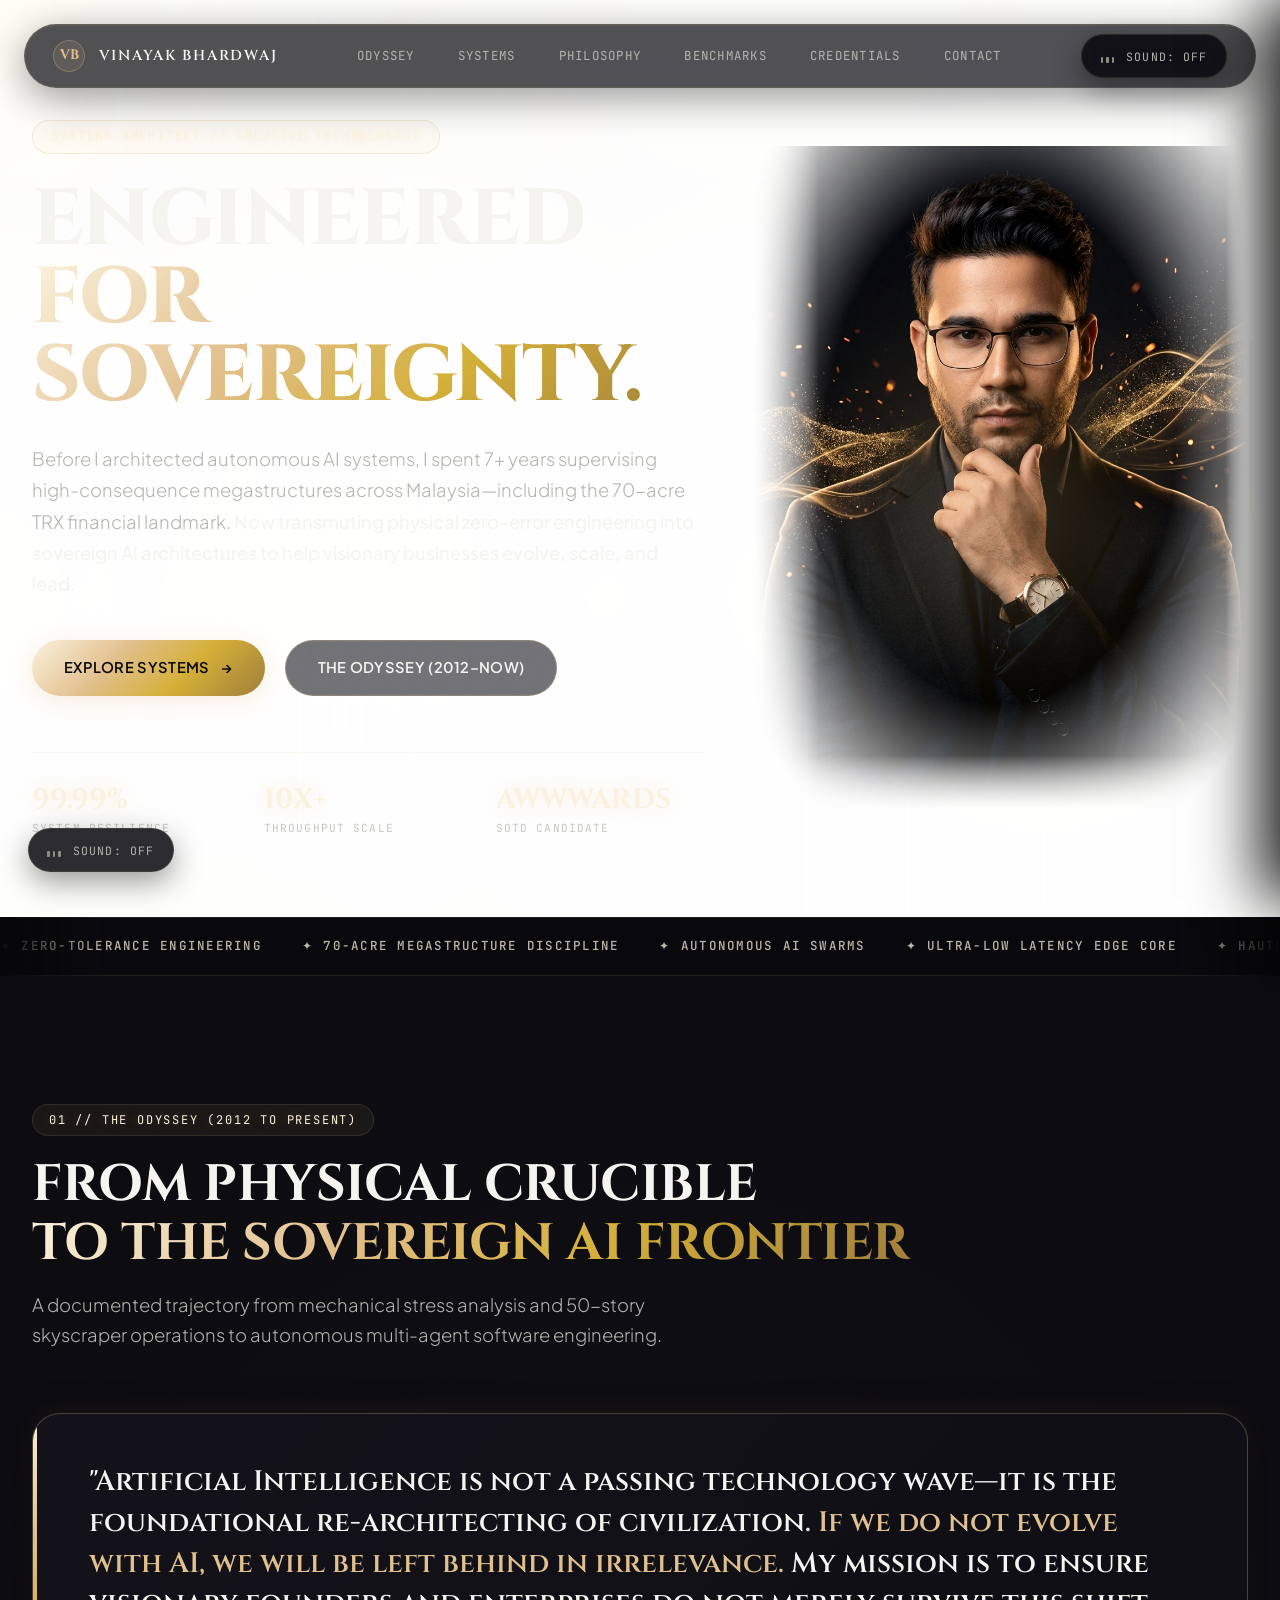
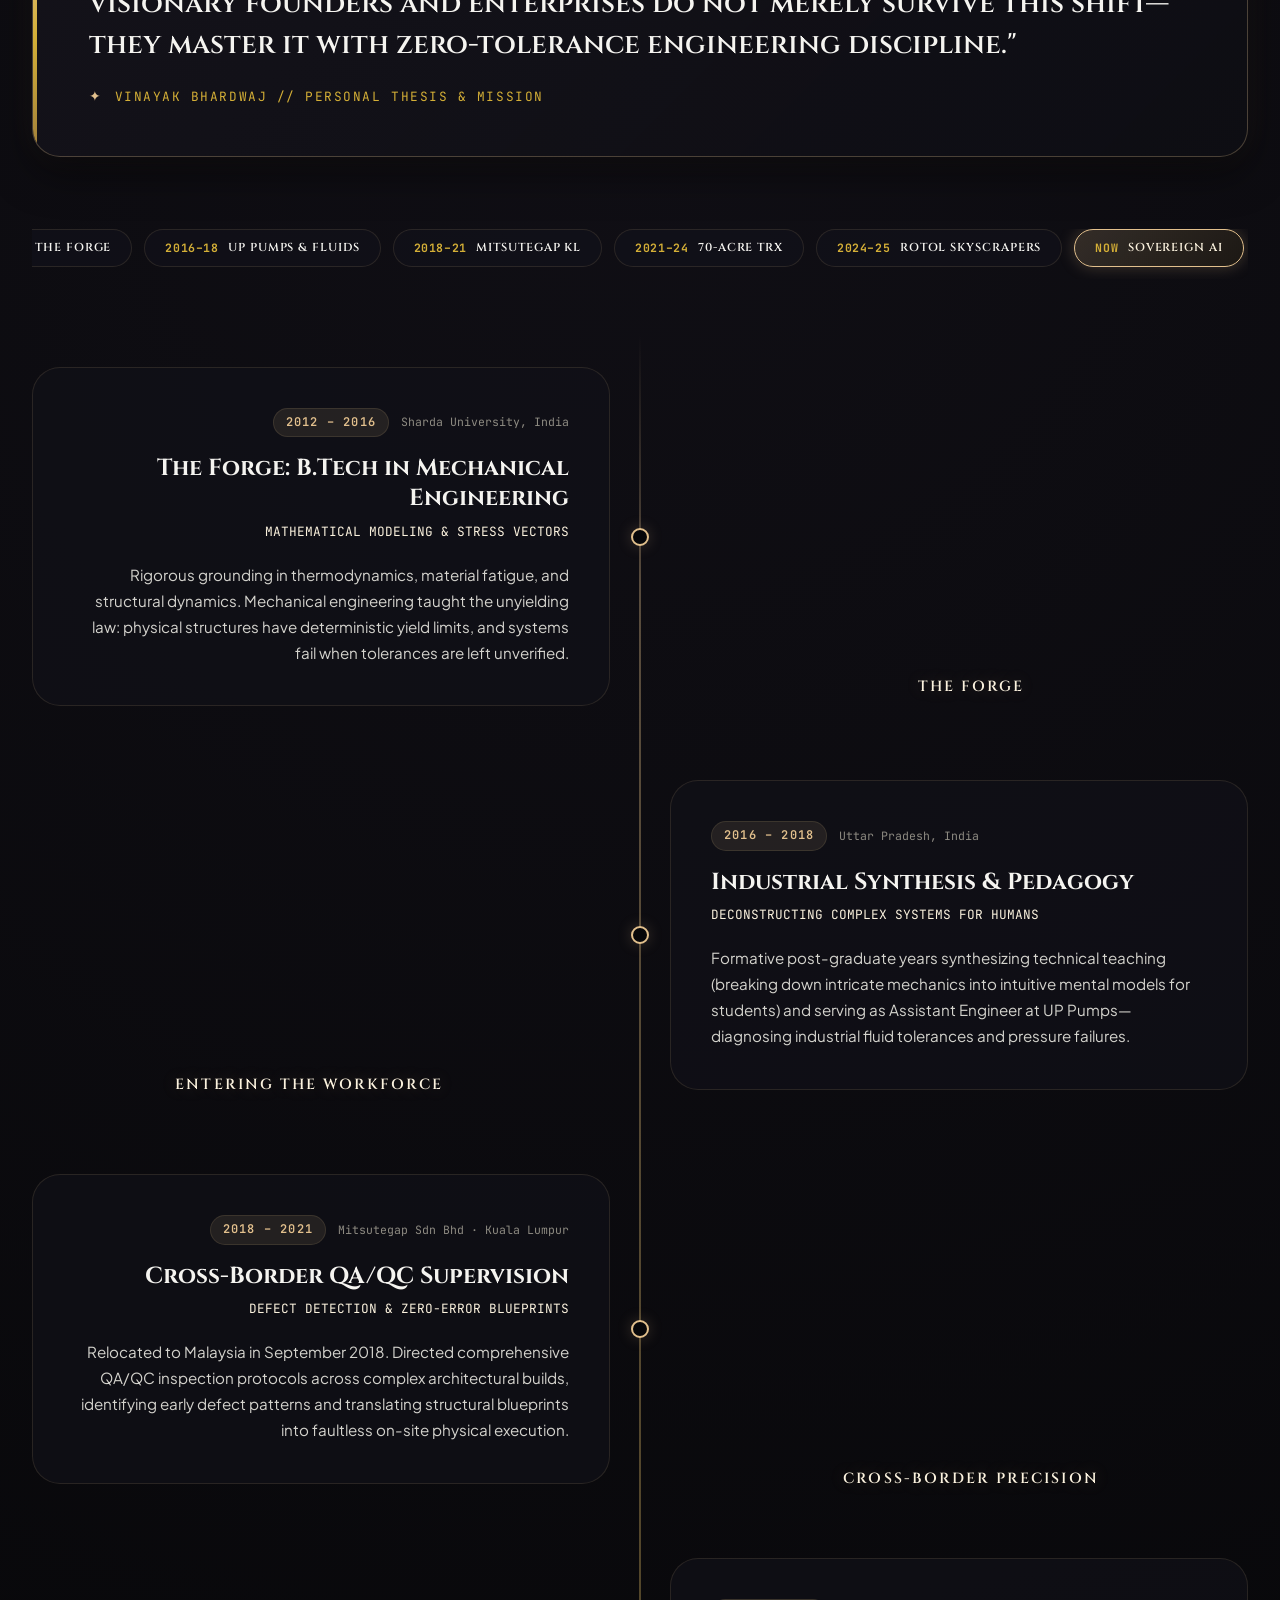
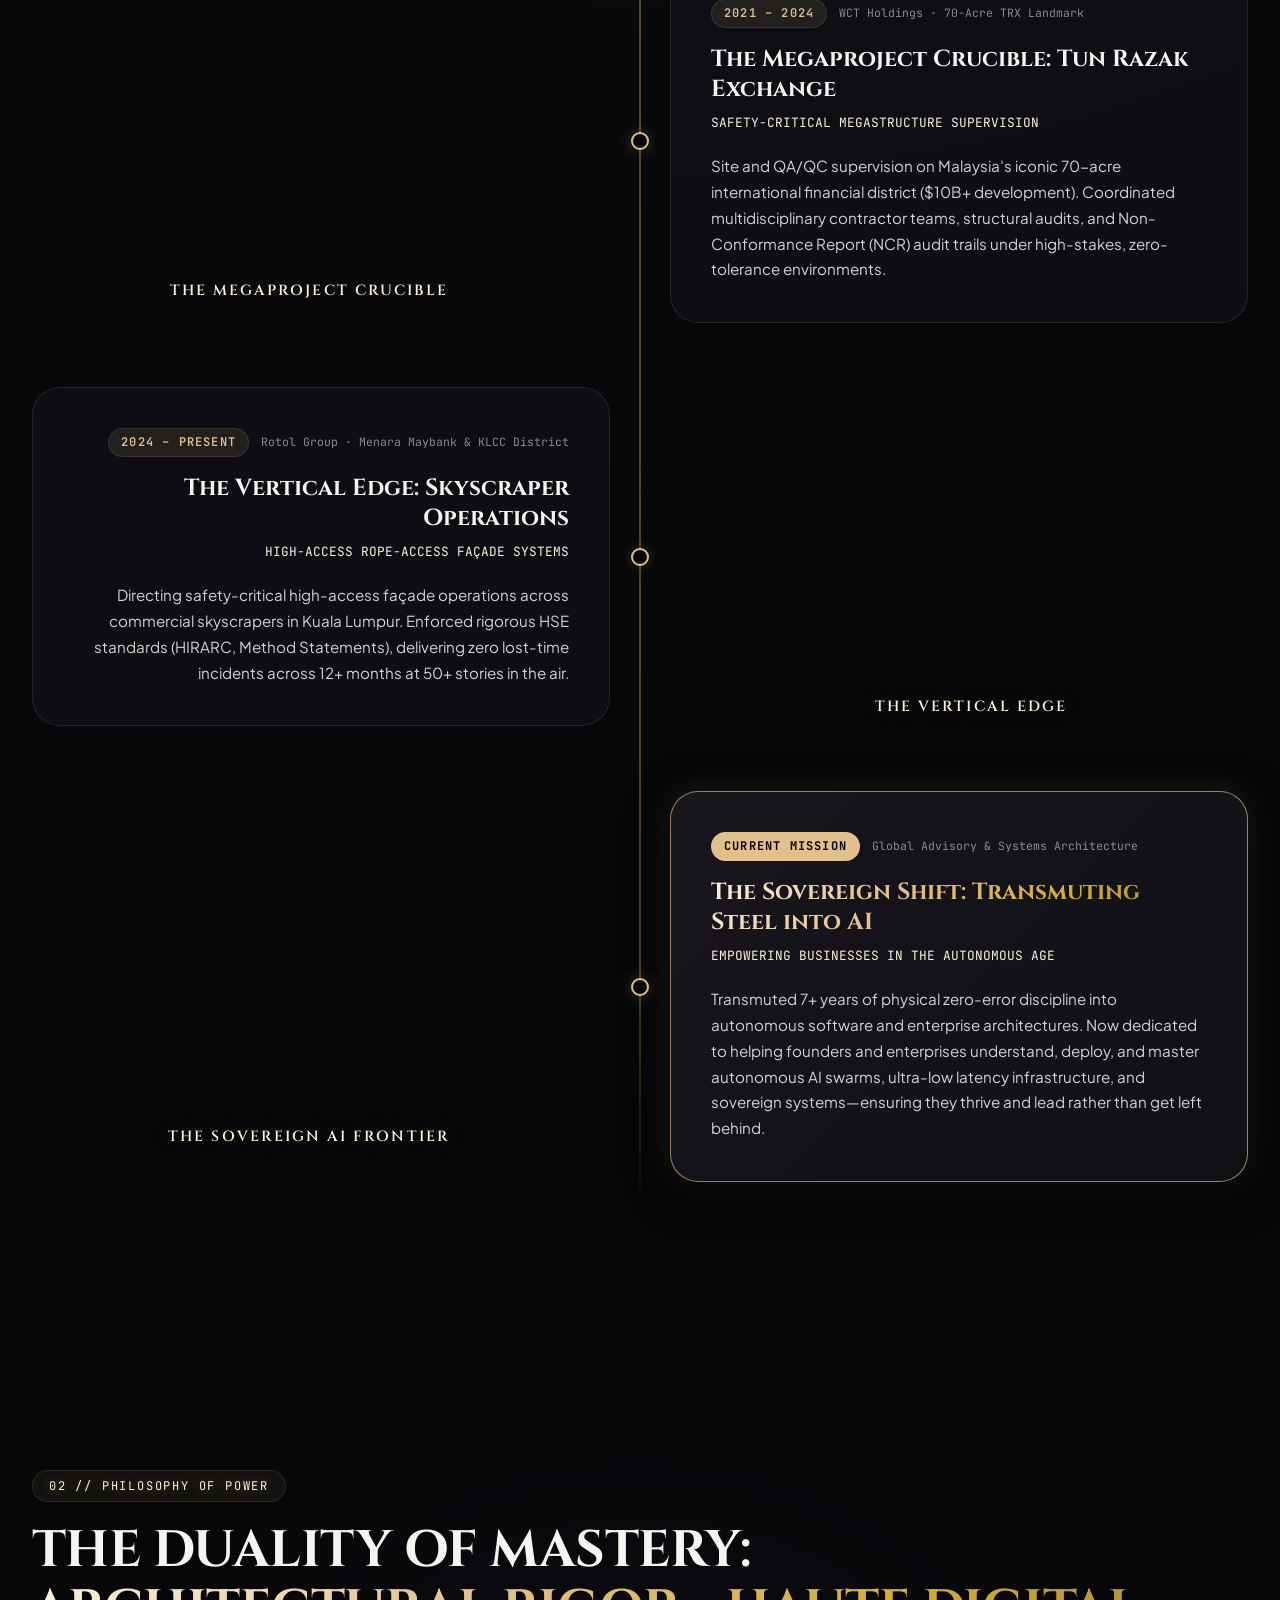
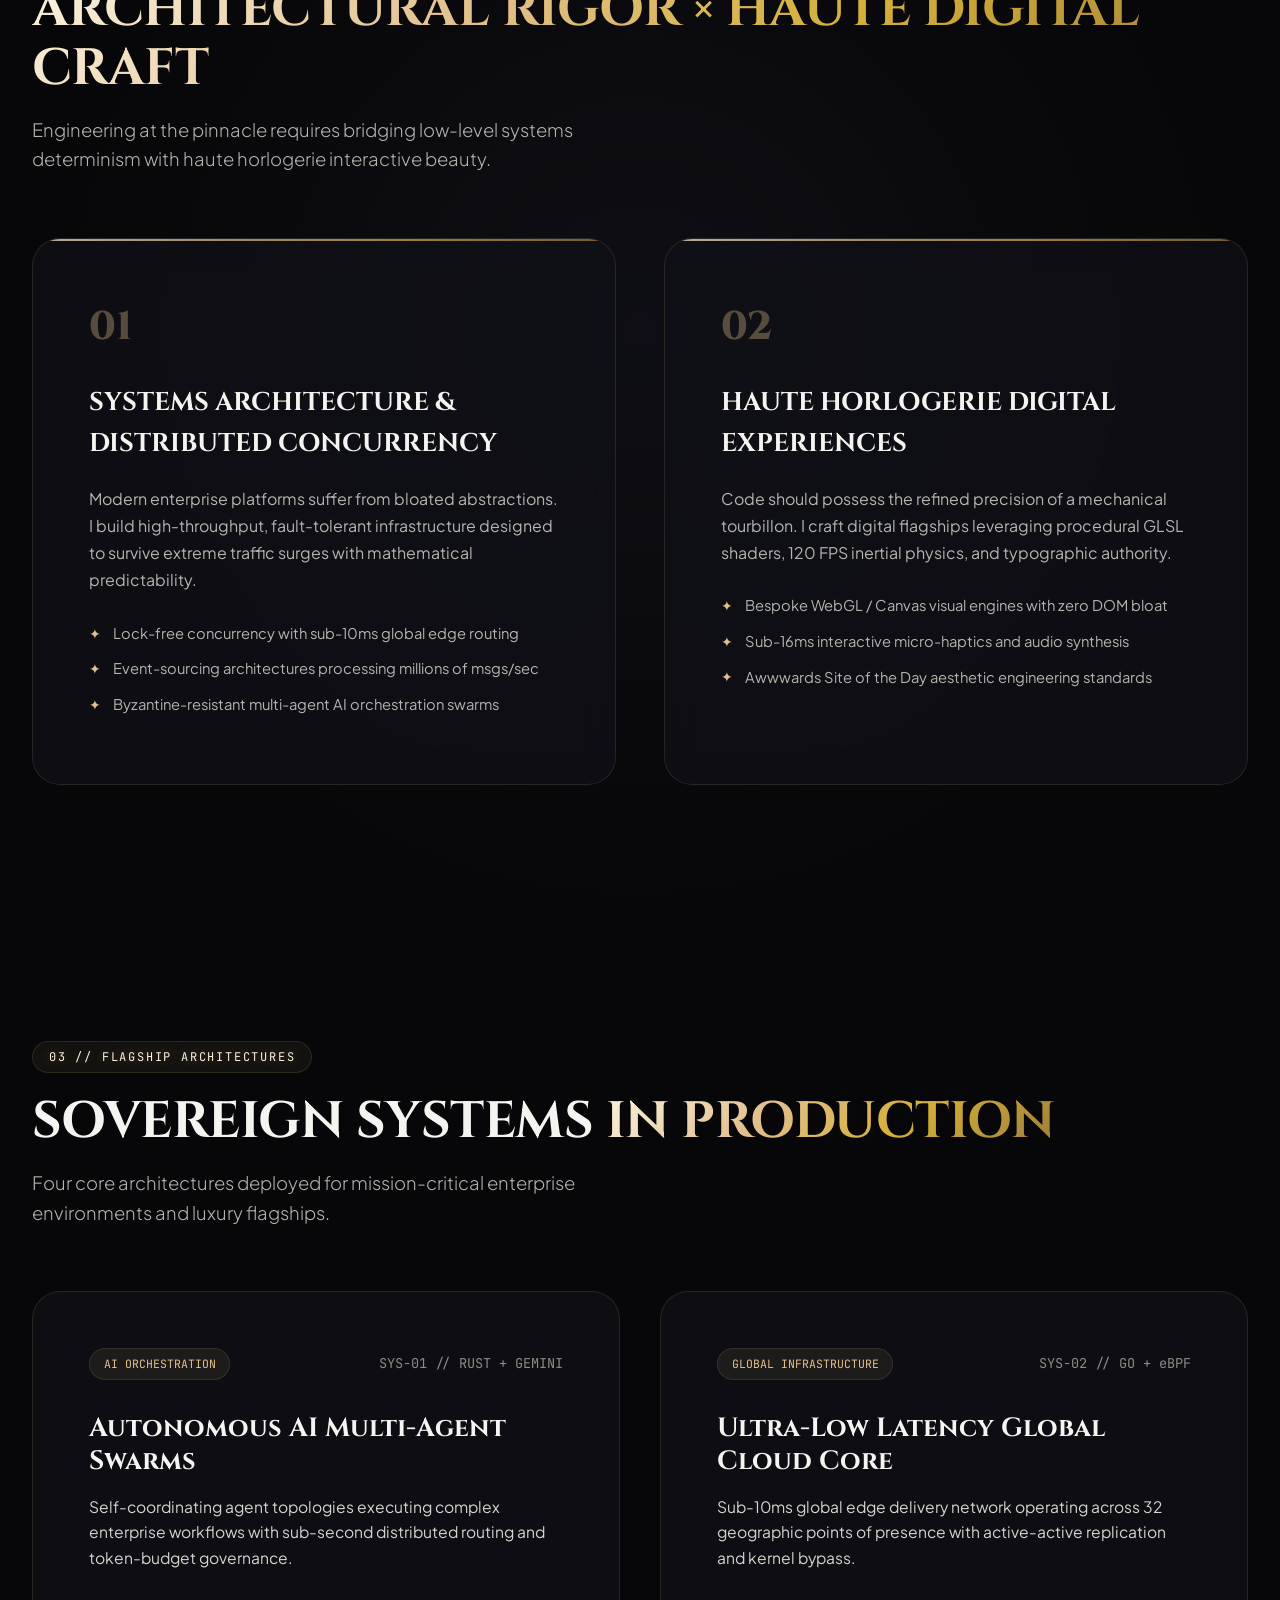
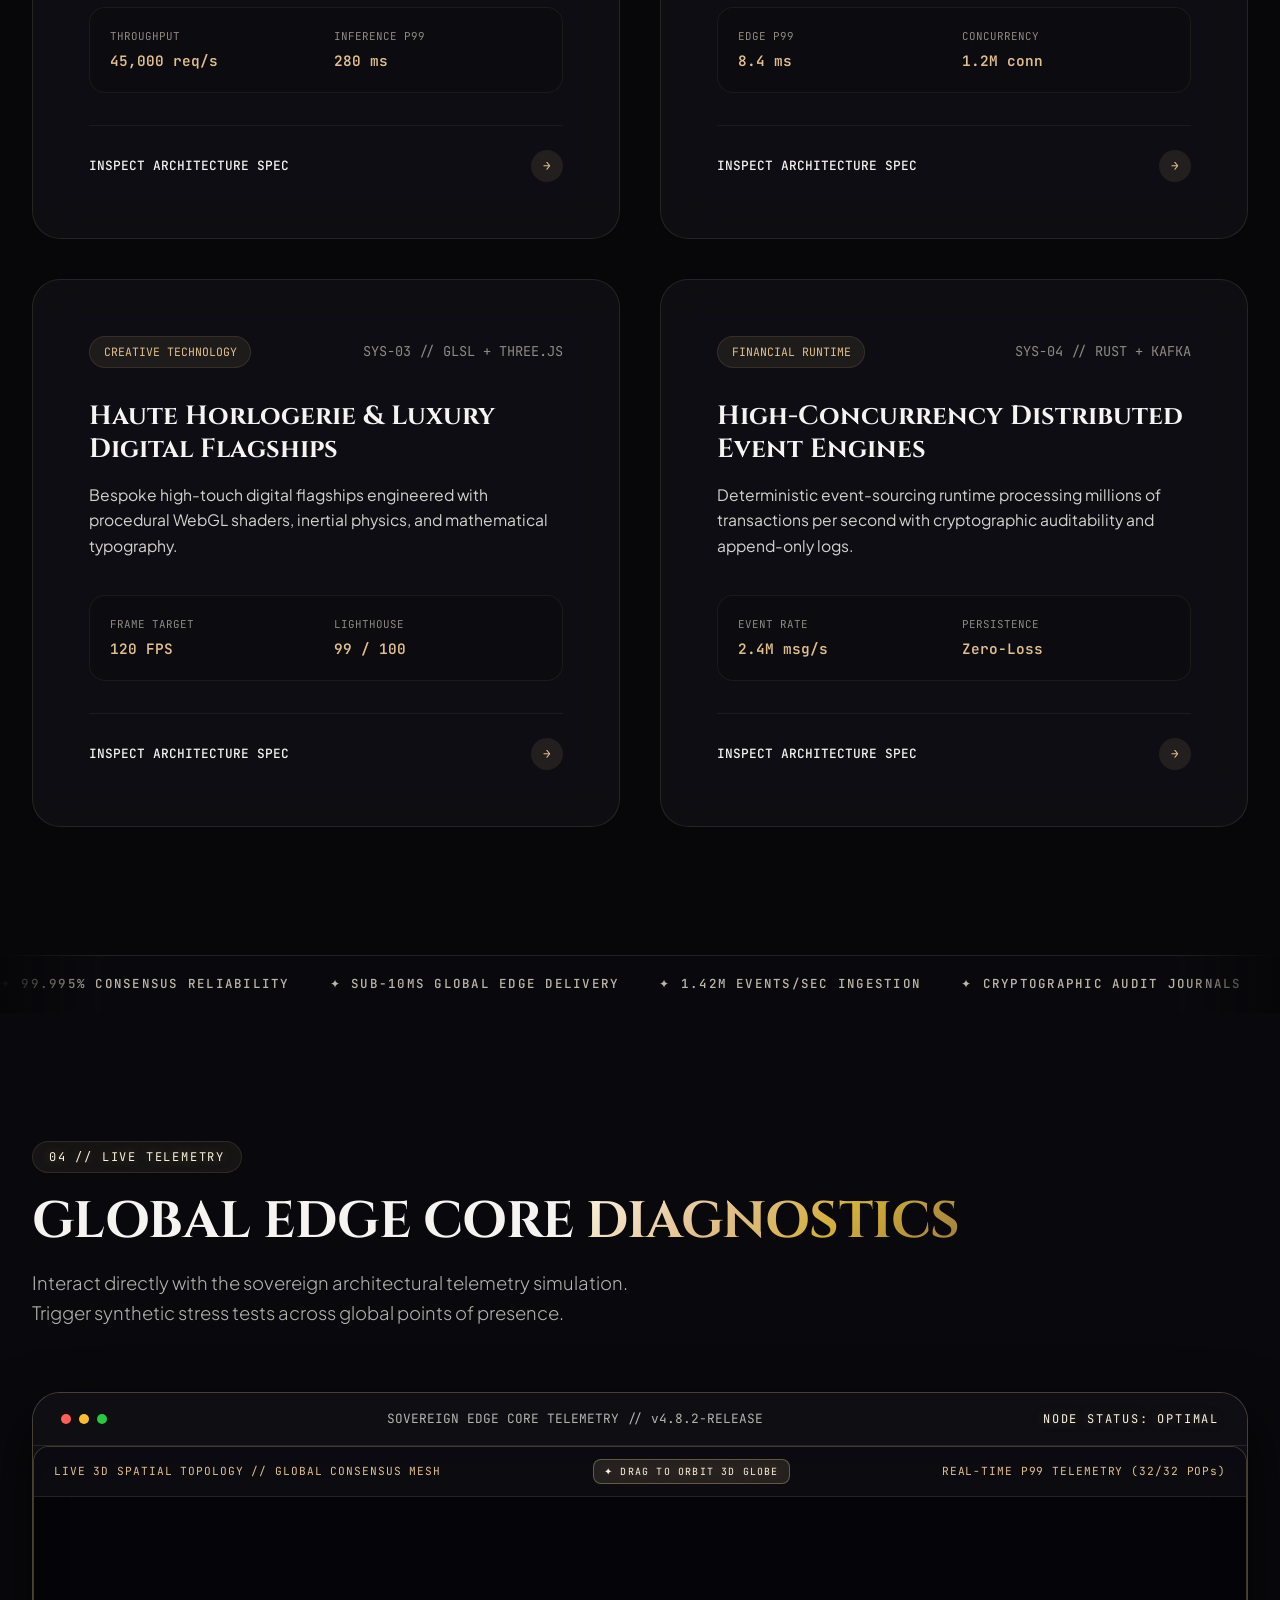
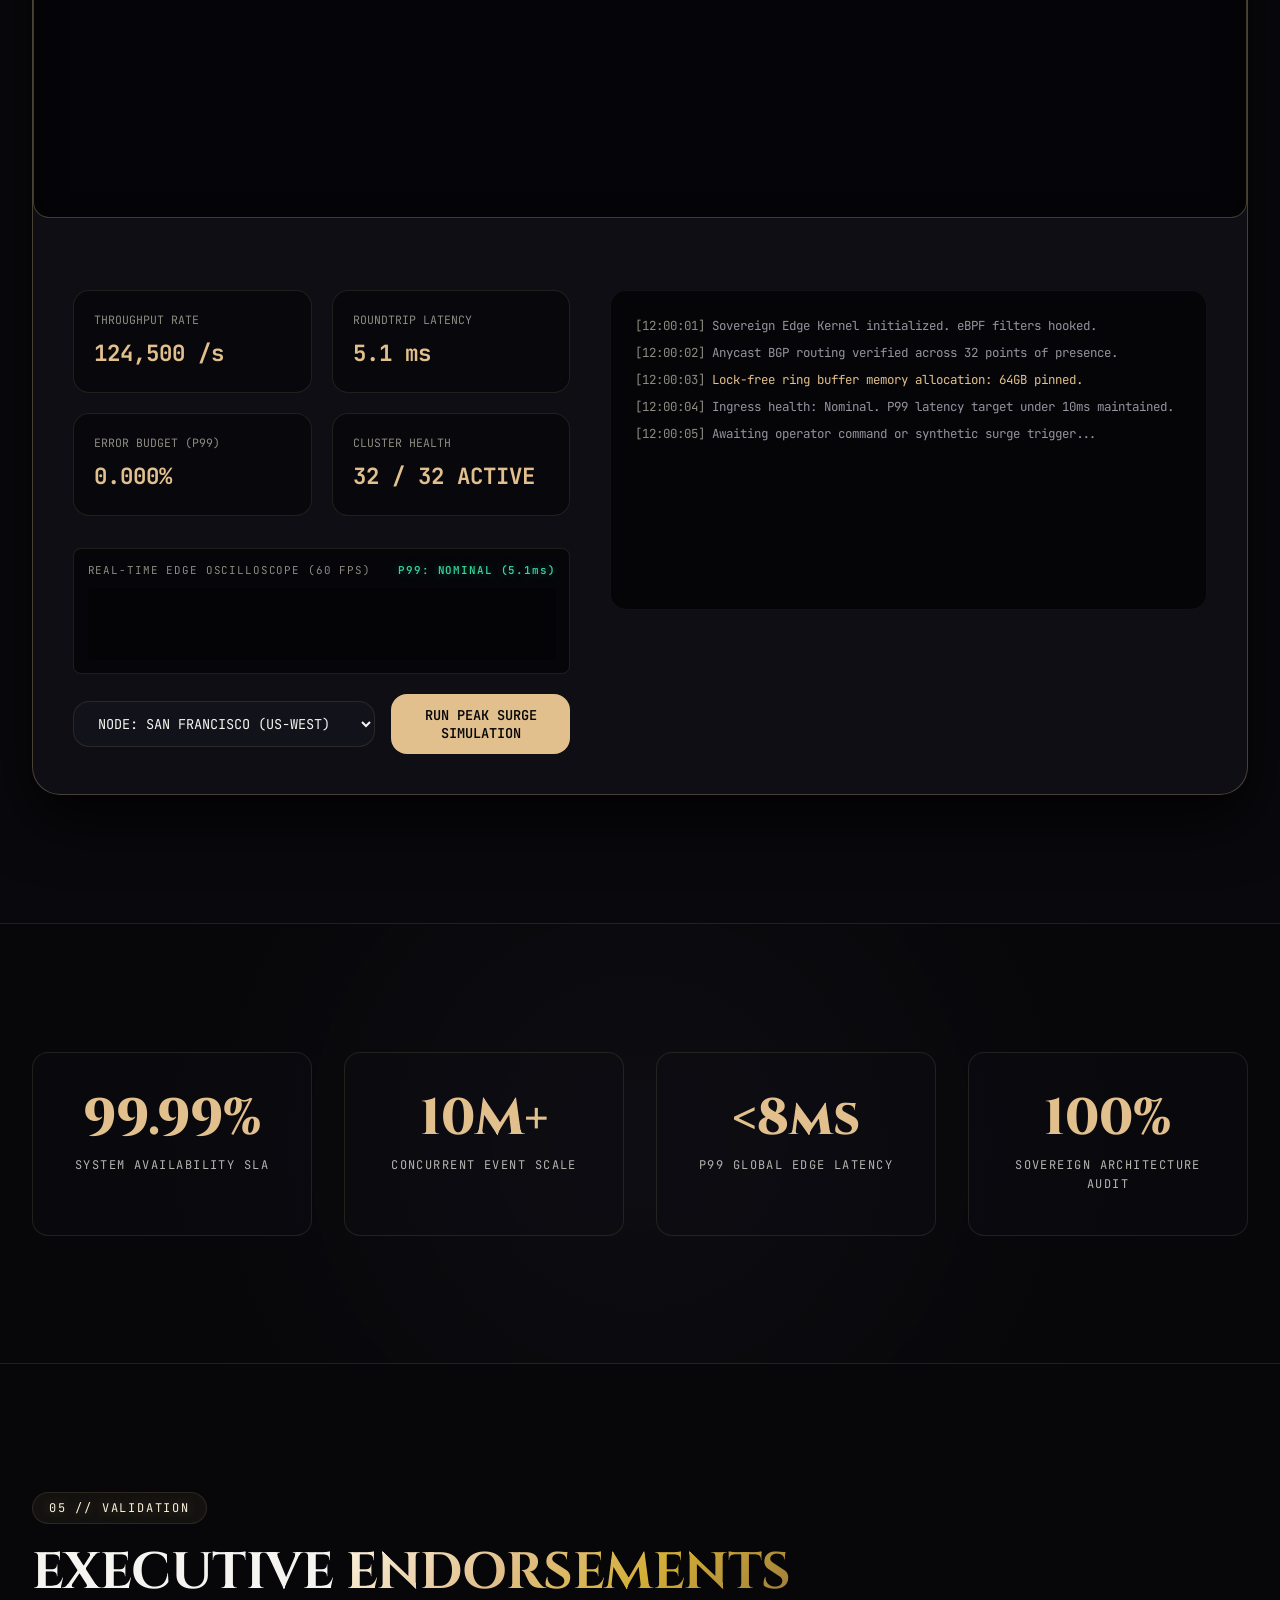
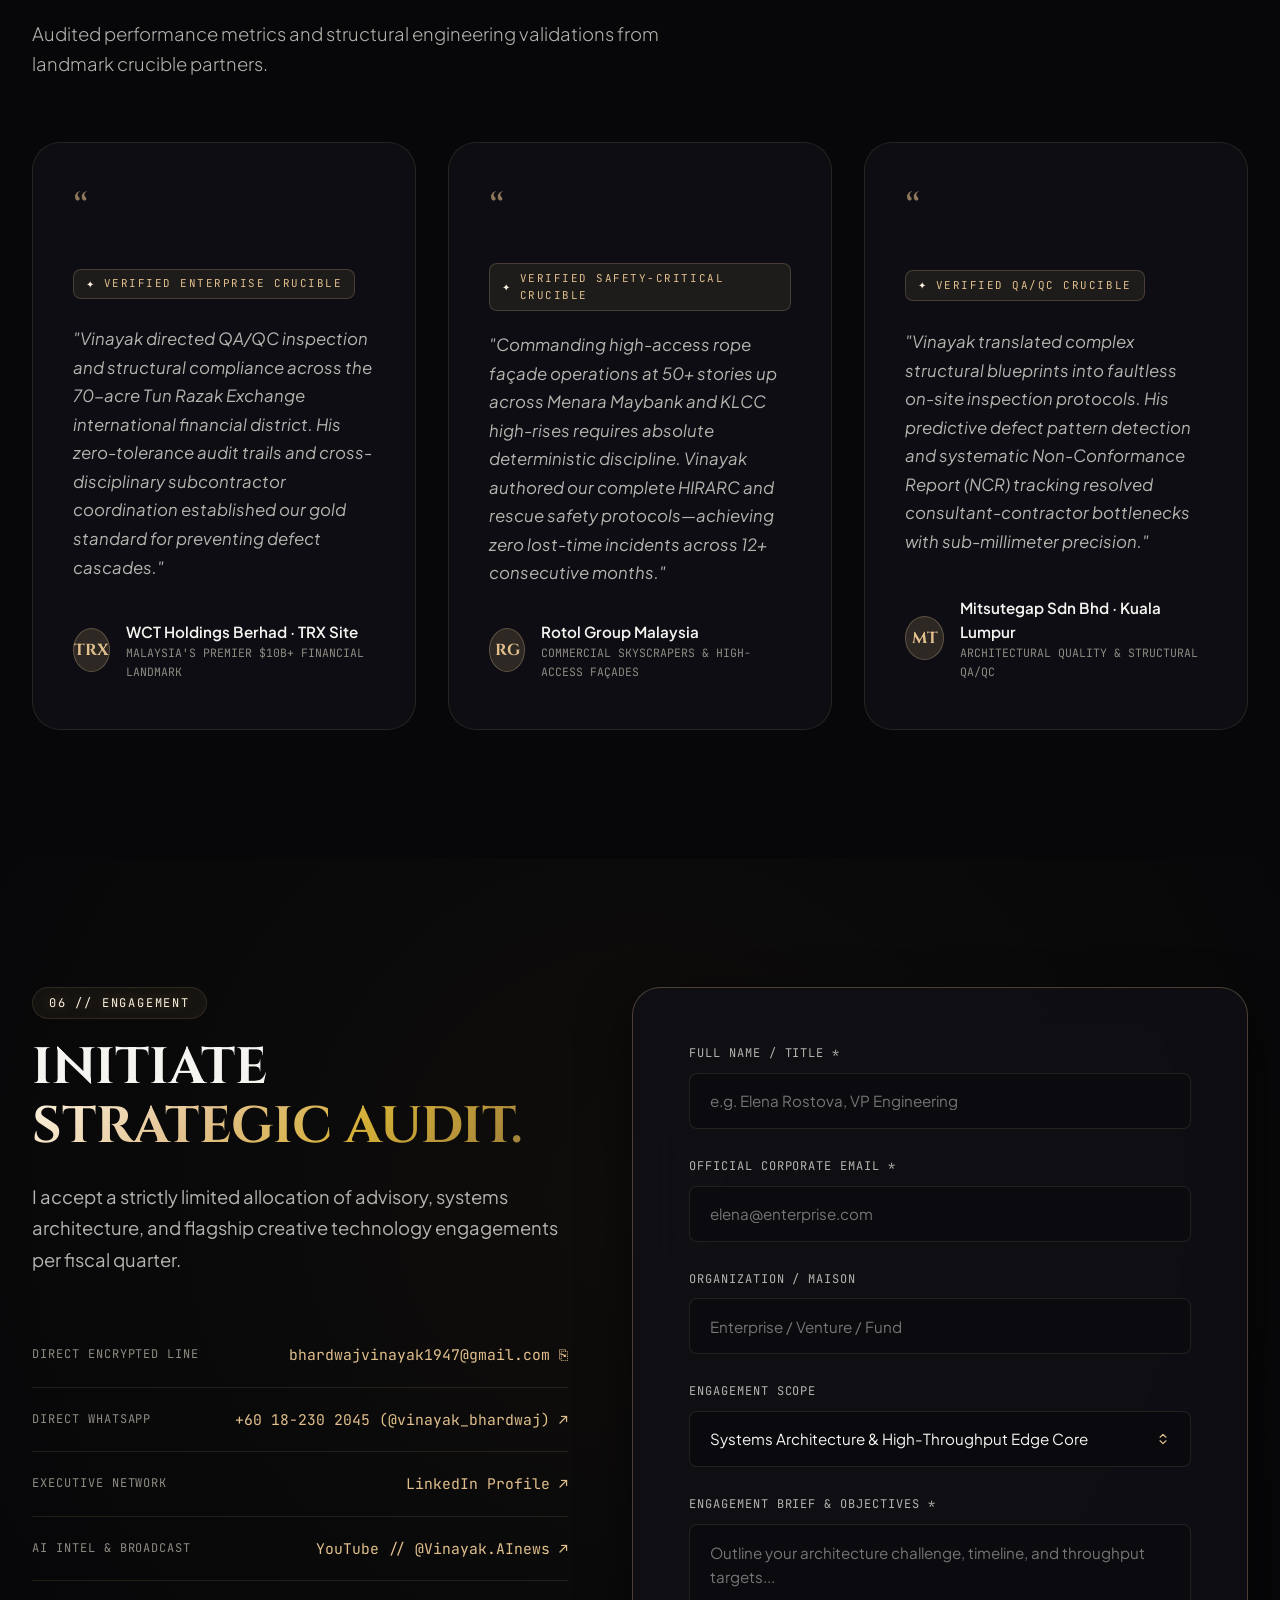
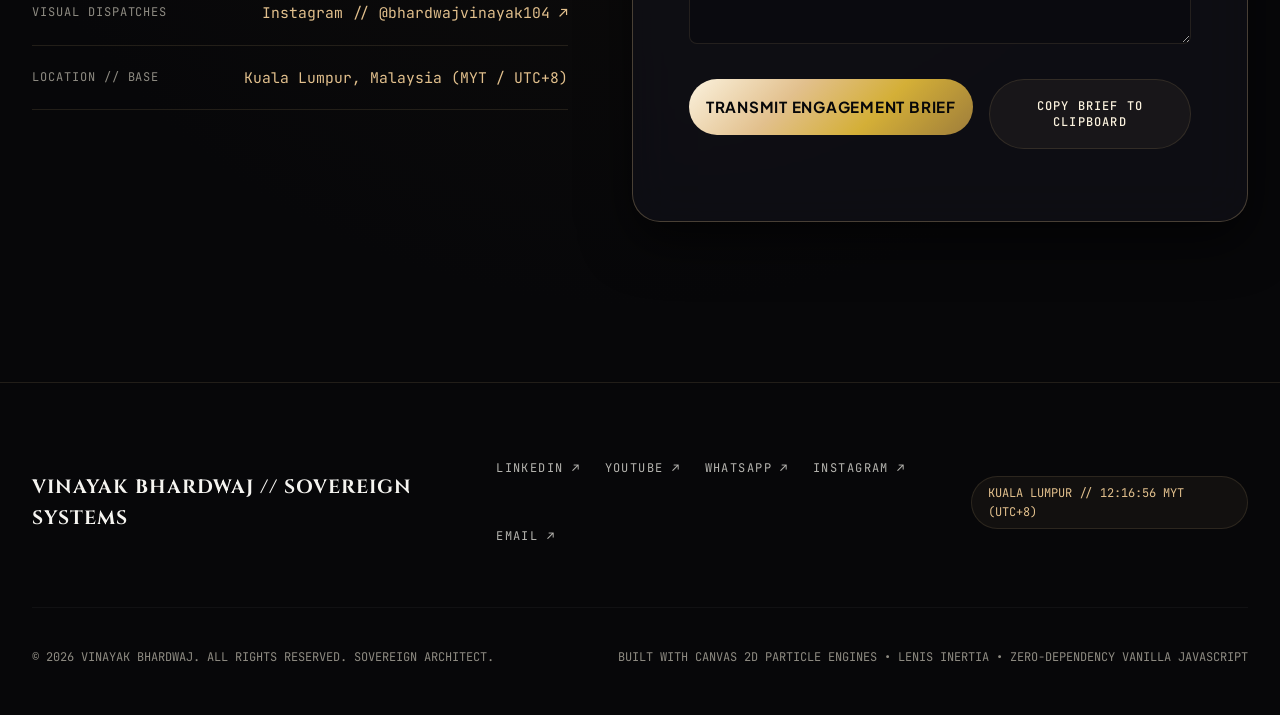
<file: projects.html>
<!DOCTYPE html>
<html lang="en">
<head>
  <meta charset="UTF-8" />
  <meta http-equiv="refresh" content="0; url=index.html#systems" />
  <title>Redirecting to Flagship Systems — Vinayak Bhardwaj</title>
  <link rel="canonical" href="https://vinayakbhardwaj.com/#systems" />
  <script>window.location.replace('index.html#systems');</script>
</head>
<body style="background:#070709; color:#E2C08D; font-family:sans-serif; display:flex; justify-content:center; align-items:center; height:100vh;">
  <p>Redirecting to <a href="index.html#systems" style="color:#E2C08D;">Flagship Systems</a>...</p>
</body>
</html>
</file>
<file: css/styles.css>
/* ==========================================================================
   SOVEREIGN GOLD LUXURY DESIGN SYSTEM
   Concept 3: Swirling Gold Dust & Sovereign Authority
   Vinayak Bhardwaj — Creative Technologist & Systems Architect
   ========================================================================== */

/* --- DESIGN TOKENS --- */
:root {
    /* Color Palette */
    --bg-void: #070709;
    --bg-surface: #0E0E14;
    --bg-surface-elevated: #14141C;
    --bg-glass: rgba(14, 14, 20, 0.72);
    --bg-glass-card: rgba(18, 18, 26, 0.65);
    --bg-glass-hover: rgba(26, 26, 36, 0.85);

    /* Gold Metallics */
    --gold-foil: linear-gradient(135deg, #FBF2DE 0%, #E2C08D 35%, #D4AF37 65%, #9E7D3B 100%);
    --gold-light: #FBF2DE;
    --gold-primary: #E2C08D;
    --gold-amber: #D4AF37;
    --gold-deep: #A37F38;
    --gold-glow: rgba(226, 192, 141, 0.22);
    --gold-glow-strong: rgba(226, 192, 141, 0.45);

    /* Borders & Outlines */
    --border-hairline: rgba(226, 192, 141, 0.12);
    --border-gold: rgba(226, 192, 141, 0.28);
    --border-gold-active: rgba(226, 192, 141, 0.65);

    /* Typography Colors (WCAG AA Certified) */
    --text-primary: #F5F4F0;
    --text-secondary: #B5B4AF;
    --text-muted: #8E8B82;
    --text-gold: #E2C08D;

    /* Status Colors */
    --status-active: #34D399;
    --status-active-glow: rgba(52, 211, 153, 0.35);

    /* Typography Families */
    --font-display: 'Cinzel', Didot, 'Bodoni MT', Baskerville, Georgia, serif;
    --font-body: 'Plus Jakarta Sans', -apple-system, BlinkMacSystemFont, 'Segoe UI', Roboto, sans-serif;
    --font-mono: 'JetBrains Mono', 'Space Mono', monospace;

    /* Spacing & Layout */
    --max-width: 1400px;
    --nav-height: 72px;
    --radius-sm: 8px;
    --radius-md: 16px;
    --radius-lg: 28px;
    --radius-pill: 9999px;

    /* Transitions */
    --transition-fast: 0.2s cubic-bezier(0.16, 1, 0.3, 1);
    --transition-smooth: 0.4s cubic-bezier(0.16, 1, 0.3, 1);
    --transition-luxury: 0.7s cubic-bezier(0.16, 1, 0.3, 1);
}

/* --- RESET & GLOBAL STYLES --- */
*, *::before, *::after {
    box-sizing: border-box;
    margin: 0;
    padding: 0;
}

html {
    background-color: var(--bg-void);
    color: var(--text-primary);
    font-family: var(--font-body);
    font-size: 16px;
    line-height: 1.6;
    -webkit-font-smoothing: antialiased;
    -moz-osx-font-smoothing: grayscale;
    text-rendering: optimizeLegibility;
    overflow-x: clip;
}

body {
    background-color: var(--bg-void);
    color: var(--text-primary);
    min-height: 100vh;
    position: relative;
    overflow-x: visible;
}

body.modal-open {
    overflow: hidden;
}

/* Cinematic Luxury Film Grain Texture Overlay */
.film-grain {
    position: fixed;
    top: 0;
    left: 0;
    width: 100vw;
    height: 100vh;
    pointer-events: none;
    z-index: 990;
    opacity: 0.028;
    mix-blend-mode: overlay;
    background-image: url("data:image/svg+xml,%3Csvg viewBox='0 0 200 200' xmlns='http://www.w3.org/2000/svg'%3E%3Cfilter id='noiseFilter'%3E%3CfeTurbulence type='fractalNoise' baseFrequency='0.8' numOctaves='3' stitchTiles='stitch'/%3E%3C/filter%3E%3Crect width='100%25' height='100%25' filter='url(%23noiseFilter)'/%3E%3C/svg%3E");
}

/* High-Contrast WCAG 2.1 Focus Indicators */
:focus-visible {
    outline: 2px solid var(--gold-primary) !important;
    outline-offset: 3px !important;
}

a {
    color: inherit;
    text-decoration: none;
    transition: color var(--transition-fast);
}

button {
    cursor: pointer;
    font-family: inherit;
    border: none;
    background: none;
}

img {
    max-width: 100%;
    display: block;
}

/* Luxury Selection */
::selection {
    background-color: var(--gold-primary);
    color: var(--bg-void);
}

/* Custom Scrollbar */
::-webkit-scrollbar {
    width: 6px;
}
::-webkit-scrollbar-track {
    background: var(--bg-void);
}
::-webkit-scrollbar-thumb {
    background: rgba(226, 192, 141, 0.25);
    border-radius: var(--radius-pill);
}
::-webkit-scrollbar-thumb:hover {
    background: rgba(226, 192, 141, 0.5);
}

/* Container */
.container {
    width: 100%;
    max-width: var(--max-width);
    margin: 0 auto;
    padding: 0 2rem;
}

/* Typography Helpers */
.text-gold-gradient {
    background: var(--gold-foil);
    -webkit-background-clip: text;
    -webkit-text-fill-color: transparent;
    display: inline-block;
}

.mono-tag {
    font-family: var(--font-mono);
    font-size: 0.75rem;
    letter-spacing: 0.15em;
    text-transform: uppercase;
    color: var(--gold-primary);
}

/* Section Header */
.section-header {
    margin-bottom: 4rem;
    position: relative;
}

.section-eyebrow {
    display: inline-flex;
    align-items: center;
    gap: 0.75rem;
    padding: 0.35rem 1rem;
    border-radius: var(--radius-pill);
    background: rgba(226, 192, 141, 0.06);
    border: 1px solid var(--border-hairline);
    margin-bottom: 1.25rem;
}

.section-title {
    font-family: var(--font-display);
    font-size: clamp(2.2rem, 4vw, 3.5rem);
    font-weight: 700;
    letter-spacing: -0.01em;
    line-height: 1.15;
    margin-bottom: 1rem;
}

.section-desc {
    font-size: 1.15rem;
    color: var(--text-secondary);
    max-width: 640px;
    font-weight: 300;
}

/* ==========================================================================
   FLOATING FROSTED NAVIGATION BAR
   ========================================================================== */
.site-header {
    position: fixed;
    top: 1.5rem;
    left: 0;
    width: 100%;
    z-index: 1000;
    pointer-events: none;
}

.nav-container {
    max-width: 1360px;
    margin: 0 auto;
    padding: 0 1.5rem;
}

.nav-pill {
    pointer-events: auto;
    display: flex;
    align-items: center;
    justify-content: space-between;
    height: 64px;
    padding: 0 1.75rem;
    background: var(--bg-glass);
    backdrop-filter: blur(24px);
    -webkit-backdrop-filter: blur(24px);
    border: 1px solid var(--border-hairline);
    border-radius: var(--radius-pill);
    box-shadow: 0 10px 40px rgba(0, 0, 0, 0.4), 0 1px 0 rgba(226, 192, 141, 0.1) inset;
    transition: border-color var(--transition-smooth);
}

.nav-pill:hover {
    border-color: var(--border-gold);
}

.brand-logo {
    display: flex;
    align-items: center;
    gap: 0.85rem;
}

.brand-monogram {
    display: inline-flex;
    align-items: center;
    justify-content: center;
    width: 32px;
    height: 32px;
    border-radius: 50%;
    background: rgba(226, 192, 141, 0.1);
    border: 1px solid var(--border-gold);
    font-family: var(--font-display);
    font-weight: 700;
    font-size: 0.85rem;
    color: var(--gold-primary);
}

.brand-name {
    font-family: var(--font-display);
    font-weight: 600;
    font-size: 0.9rem;
    letter-spacing: 0.12em;
    color: var(--text-primary);
}

.nav-links {
    display: flex;
    align-items: center;
    gap: 2rem;
    list-style: none;
}

.nav-link {
    font-family: var(--font-mono);
    font-size: 0.78rem;
    letter-spacing: 0.1em;
    color: var(--text-secondary);
    position: relative;
    display: inline-flex;
    align-items: center;
    min-height: 44px;
    padding: 0.5rem 0.35rem;
}

.nav-link::after {
    content: '';
    position: absolute;
    bottom: 0;
    left: 0;
    width: 0;
    height: 1px;
    background: var(--gold-primary);
    transition: width var(--transition-fast);
}

.nav-link:hover {
    color: var(--text-primary);
}

.nav-link:hover::after {
    width: 100%;
}

.nav-actions {
    display: flex;
    align-items: center;
    gap: 1.25rem;
}

.nav-mobile-actions {
    display: flex;
    align-items: center;
    gap: 0.65rem;
}

.mobile-sound-toggle {
    display: none;
}

/* Status Indicator Pill */
.status-pill {
    display: inline-flex;
    align-items: center;
    gap: 0.5rem;
    padding: 0.35rem 0.85rem;
    border-radius: var(--radius-pill);
    background: rgba(52, 211, 153, 0.08);
    border: 1px solid rgba(52, 211, 153, 0.25);
    font-family: var(--font-mono);
    font-size: 0.7rem;
    letter-spacing: 0.08em;
    color: var(--text-secondary);
}

.status-dot {
    width: 6px;
    height: 6px;
    border-radius: 50%;
    background-color: var(--status-active);
    box-shadow: 0 0 8px var(--status-active-glow);
    animation: statusPulse 2s infinite ease-in-out;
}

@keyframes statusPulse {
    0%, 100% { opacity: 1; transform: scale(1); }
    50% { opacity: 0.4; transform: scale(0.85); }
}

/* Sound Controller Toggle */
.sound-toggle-btn {
    display: inline-flex;
    align-items: center;
    gap: 0.4rem;
    padding: 0.4rem 0.75rem;
    border-radius: var(--radius-pill);
    background: rgba(255, 255, 255, 0.03);
    border: 1px solid var(--border-hairline);
    font-family: var(--font-mono);
    font-size: 0.7rem;
    color: var(--text-muted);
    transition: all var(--transition-fast);
}

.sound-toggle-btn:hover, .sound-toggle-btn.active {
    color: var(--gold-primary);
    border-color: var(--border-gold);
    background: rgba(226, 192, 141, 0.08);
}

.sound-bars {
    display: inline-flex;
    align-items: flex-end;
    gap: 2px;
    height: 10px;
}

.sound-bar {
    width: 2px;
    background: currentColor;
    border-radius: 1px;
    height: 3px;
    transition: height var(--transition-fast);
}

.sound-toggle-btn.active .sound-bar:nth-child(1) { height: 6px; animation: soundWave 0.8s infinite alternate ease-in-out; }
.sound-toggle-btn.active .sound-bar:nth-child(2) { height: 10px; animation: soundWave 0.6s infinite alternate ease-in-out 0.2s; }
.sound-toggle-btn.active .sound-bar:nth-child(3) { height: 7px; animation: soundWave 0.9s infinite alternate ease-in-out 0.1s; }

@keyframes soundWave {
    0% { height: 3px; }
    100% { height: 10px; }
}

/* Nav CTA Button */
.btn-nav-cta {
    display: inline-flex;
    align-items: center;
    justify-content: center;
    padding: 0.45rem 1.15rem;
    border-radius: var(--radius-pill);
    background: rgba(226, 192, 141, 0.12);
    border: 1px solid var(--gold-primary);
    font-family: var(--font-body);
    font-size: 0.8rem;
    font-weight: 600;
    color: var(--gold-primary);
    transition: all var(--transition-fast);
}

.btn-nav-cta:hover {
    background: var(--gold-primary);
    color: var(--bg-void);
    box-shadow: 0 0 20px var(--gold-glow);
}

/* ==========================================================================
   HERO STAGE (SOVEREIGN ENTRANCE)
   ========================================================================== */
.hero-section {
    position: relative;
    min-height: 100vh;
    display: flex;
    align-items: center;
    padding-top: calc(var(--nav-height) + 3rem);
    padding-bottom: 5rem;
    overflow: hidden;
}

/* Swirling Gold Dust Canvas (WebGL / 2D) */
.hero-gold-canvas {
    position: absolute;
    top: 0;
    left: 0;
    width: 100%;
    height: 100%;
    z-index: 1;
    pointer-events: auto;
}

/* Ambient Radial Backlight */
.hero-ambient-glow {
    position: absolute;
    top: 15%;
    right: 5%;
    width: 750px;
    height: 750px;
    border-radius: 50%;
    background: radial-gradient(circle, rgba(226, 192, 141, 0.16) 0%, rgba(212, 175, 55, 0.06) 45%, transparent 70%);
    filter: blur(80px);
    z-index: 0;
    pointer-events: none;
}

.hero-layout {
    position: relative;
    z-index: 2;
    display: grid;
    grid-template-columns: 1.15fr 0.85fr;
    align-items: center;
    gap: 3rem;
}

/* Left Hero Content */
.hero-content {
    max-width: 680px;
}

.hero-badge-pill {
    display: inline-flex;
    align-items: center;
    gap: 0.75rem;
    padding: 0.4rem 1.15rem;
    border-radius: var(--radius-pill);
    background: rgba(226, 192, 141, 0.06);
    border: 1px solid var(--border-gold);
    margin-bottom: 1.75rem;
}

.hero-title {
    font-family: var(--font-display);
    font-size: clamp(3.2rem, 6.2vw, 5.8rem);
    font-weight: 800;
    line-height: 0.98;
    letter-spacing: -0.02em;
    margin-bottom: 1.75rem;
    text-transform: uppercase;
}

.hero-title .title-line {
    display: block;
}

.hero-narrative {
    font-size: 1.15rem;
    color: var(--text-secondary);
    line-height: 1.7;
    margin-bottom: 2.5rem;
    font-weight: 300;
}

.hero-narrative strong {
    color: var(--text-primary);
    font-weight: 500;
}

/* Hero Action Buttons */
.hero-actions {
    display: flex;
    align-items: center;
    gap: 1.25rem;
    margin-bottom: 3.5rem;
}

.btn {
    display: inline-flex;
    align-items: center;
    justify-content: center;
    gap: 0.75rem;
    height: 56px;
    padding: 0 2rem;
    border-radius: var(--radius-pill);
    font-size: 0.92rem;
    font-weight: 600;
    letter-spacing: 0.02em;
    transition: all var(--transition-smooth);
}

.btn-primary-gold {
    background: var(--gold-foil);
    color: var(--bg-void);
    box-shadow: 0 4px 25px rgba(226, 192, 141, 0.3);
}

.btn-primary-gold:hover {
    transform: translateY(-2px);
    box-shadow: 0 8px 35px var(--gold-glow-strong);
}

.btn-secondary-glass {
    background: rgba(20, 20, 28, 0.6);
    backdrop-filter: blur(16px);
    border: 1px solid var(--border-gold);
    color: var(--text-primary);
}

.btn-secondary-glass:hover {
    border-color: var(--gold-primary);
    background: rgba(226, 192, 141, 0.1);
    transform: translateY(-2px);
}

/* Proof Metrics Strip */
.hero-proof-strip {
    display: grid;
    grid-template-columns: repeat(3, 1fr);
    gap: 1.5rem;
    padding-top: 2rem;
    border-top: 1px solid rgba(226, 192, 141, 0.1);
}

.proof-item {
    display: flex;
    flex-direction: column;
}

.proof-val {
    font-family: var(--font-display);
    font-size: 1.75rem;
    font-weight: 700;
    color: var(--gold-primary);
    line-height: 1.1;
    margin-bottom: 0.25rem;
}

.proof-lbl {
    font-family: var(--font-mono);
    font-size: 0.7rem;
    letter-spacing: 0.1em;
    color: var(--text-muted);
}

/* Right Hero Portrait Stage */
.hero-portrait-stage {
    position: relative;
    display: flex;
    justify-content: center;
    align-items: flex-end;
    min-height: 580px;
}

.portrait-wrapper {
    position: relative;
    width: 100%;
    max-width: 520px;
}

.hero-portrait-img {
    width: 100%;
    height: auto;
    object-fit: contain;
    filter: contrast(1.05) brightness(1.02);
    /* Soft feather edge into obsidian void */
    mask-image: radial-gradient(ellipse at 50% 45%, black 50%, transparent 88%);
    -webkit-mask-image: radial-gradient(ellipse at 50% 45%, black 50%, transparent 88%);
    position: relative;
    z-index: 2;
}

/* Golden Halo behind silhouette */
.portrait-halo {
    position: absolute;
    top: 20%;
    left: 15%;
    width: 70%;
    height: 70%;
    border-radius: 50%;
    background: radial-gradient(circle, rgba(226, 192, 141, 0.25) 0%, rgba(184, 134, 11, 0.08) 50%, transparent 75%);
    filter: blur(40px);
    z-index: 1;
    pointer-events: none;
}

/* ==========================================================================
   SOVEREIGN MANIFESTO & PHILOSOPHY
   ========================================================================== */
.manifesto-section {
    padding: 8rem 0;
    position: relative;
    background: radial-gradient(circle at 50% 50%, rgba(16, 16, 24, 0.8) 0%, var(--bg-void) 70%);
}

.manifesto-grid {
    display: grid;
    grid-template-columns: repeat(2, 1fr);
    gap: 3rem;
    margin-top: 3.5rem;
}

.manifesto-card {
    padding: 3.5rem;
    border-radius: var(--radius-lg);
    background: var(--bg-glass-card);
    backdrop-filter: blur(20px);
    border: 1px solid var(--border-hairline);
    position: relative;
    overflow: hidden;
    transition: border-color var(--transition-smooth), transform var(--transition-smooth);
}

.manifesto-card:hover {
    border-color: var(--border-gold);
    transform: translateY(-4px);
}

.manifesto-card::before {
    content: '';
    position: absolute;
    top: 0;
    left: 0;
    right: 0;
    height: 2px;
    background: var(--gold-foil);
    opacity: 0.7;
}

.card-number {
    font-family: var(--font-display);
    font-size: 2.5rem;
    font-weight: 800;
    color: rgba(226, 192, 141, 0.35);
    margin-bottom: 1.5rem;
}

.manifesto-card h3 {
    font-family: var(--font-display);
    font-size: 1.6rem;
    font-weight: 700;
    margin-bottom: 1.25rem;
    color: var(--text-primary);
}

.manifesto-card p {
    color: var(--text-secondary);
    line-height: 1.7;
    margin-bottom: 1.75rem;
}

.principle-list {
    list-style: none;
}

.principle-list li {
    display: flex;
    align-items: center;
    gap: 0.75rem;
    font-size: 0.92rem;
    color: var(--text-secondary);
    margin-bottom: 0.75rem;
}

.bullet-gold {
    color: var(--gold-primary);
    font-size: 0.85rem;
}

/* ==========================================================================
   FLAGSHIP SYSTEMS ARCHITECTURE (PORTFOLIO CARDS)
   ========================================================================== */
.systems-section {
    padding: 8rem 0;
    position: relative;
}

.systems-grid {
    display: grid;
    grid-template-columns: repeat(2, 1fr);
    gap: 2.5rem;
}

.system-card {
    position: relative;
    padding: 3.5rem;
    border-radius: var(--radius-lg);
    background: var(--bg-glass-card);
    backdrop-filter: blur(24px);
    border: 1px solid var(--border-hairline);
    cursor: pointer;
    overflow: hidden;
    transition: transform var(--transition-smooth), border-color var(--transition-smooth), box-shadow var(--transition-smooth);
}

/* Interactive Cursor Radial Glow */
.system-card::before {
    content: '';
    position: absolute;
    top: 0;
    left: 0;
    right: 0;
    bottom: 0;
    background: radial-gradient(circle 350px at var(--mouse-x, 50%) var(--mouse-y, 50%), rgba(226, 192, 141, 0.12), transparent 70%);
    pointer-events: none;
    z-index: 0;
    opacity: 0;
    transition: opacity var(--transition-fast);
}

.system-card:hover::before {
    opacity: 1;
}

.system-card:hover {
    border-color: var(--border-gold);
    box-shadow: 0 20px 50px rgba(0, 0, 0, 0.6), 0 0 30px rgba(226, 192, 141, 0.1);
}

.card-header-top {
    position: relative;
    z-index: 1;
    display: flex;
    justify-content: space-between;
    align-items: center;
    margin-bottom: 2rem;
}

.system-badge {
    padding: 0.35rem 0.85rem;
    border-radius: var(--radius-pill);
    background: rgba(226, 192, 141, 0.08);
    border: 1px solid var(--border-hairline);
    font-family: var(--font-mono);
    font-size: 0.72rem;
    color: var(--gold-primary);
}

.system-code {
    font-family: var(--font-mono);
    font-size: 0.85rem;
    color: var(--text-muted);
}

.system-card h3 {
    position: relative;
    z-index: 1;
    font-family: var(--font-display);
    font-size: 1.65rem;
    font-weight: 700;
    line-height: 1.25;
    margin-bottom: 1rem;
    color: var(--text-primary);
}

.system-desc {
    position: relative;
    z-index: 1;
    color: var(--text-secondary);
    font-size: 0.98rem;
    line-height: 1.65;
    margin-bottom: 2.25rem;
}

/* System Specs Grid */
.system-specs-mini {
    position: relative;
    z-index: 1;
    display: grid;
    grid-template-columns: repeat(2, 1fr);
    gap: 1rem;
    padding: 1.25rem;
    border-radius: var(--radius-md);
    background: rgba(10, 10, 15, 0.6);
    border: 1px solid rgba(226, 192, 141, 0.08);
    margin-bottom: 2rem;
}

.spec-item {
    display: flex;
    flex-direction: column;
}

.spec-item-lbl {
    font-family: var(--font-mono);
    font-size: 0.68rem;
    color: var(--text-muted);
    text-transform: uppercase;
    margin-bottom: 0.2rem;
}

.spec-item-val {
    font-family: var(--font-mono);
    font-size: 0.9rem;
    font-weight: 600;
    color: var(--gold-primary);
}

.card-footer-trigger {
    position: relative;
    z-index: 1;
    display: flex;
    align-items: center;
    justify-content: space-between;
    font-family: var(--font-mono);
    font-size: 0.8rem;
    color: var(--text-primary);
    font-weight: 500;
    padding-top: 1.5rem;
    border-top: 1px solid rgba(255, 255, 255, 0.06);
}

.card-footer-trigger .arrow-icon {
    display: inline-flex;
    align-items: center;
    justify-content: center;
    width: 32px;
    height: 32px;
    border-radius: 50%;
    background: rgba(226, 192, 141, 0.1);
    color: var(--gold-primary);
    transition: transform var(--transition-fast), background var(--transition-fast);
}

.system-card:hover .arrow-icon {
    transform: translateX(4px);
    background: var(--gold-primary);
    color: var(--bg-void);
}

/* ==========================================================================
   INTERACTIVE ARCHITECTURE BENCHMARK TERMINAL
   ========================================================================== */
.benchmark-section {
    padding: 8rem 0;
    position: relative;
    background: #09090D;
}

.benchmark-terminal {
    background: var(--bg-surface);
    border: 1px solid var(--border-gold);
    border-radius: var(--radius-lg);
    box-shadow: 0 25px 60px rgba(0, 0, 0, 0.8);
    overflow: hidden;
}

.terminal-header {
    display: flex;
    align-items: center;
    justify-content: space-between;
    padding: 1rem 1.75rem;
    background: rgba(14, 14, 20, 0.95);
    border-bottom: 1px solid var(--border-hairline);
}

.terminal-controls {
    display: flex;
    gap: 8px;
}

.control-dot {
    width: 10px;
    height: 10px;
    border-radius: 50%;
    background: #2D2D38;
}

.control-dot:nth-child(1) { background: #FF5F56; }
.control-dot:nth-child(2) { background: #FFBD2E; }
.control-dot:nth-child(3) { background: #27C93F; }

.terminal-title {
    font-family: var(--font-mono);
    font-size: 0.8rem;
    color: var(--text-secondary);
}

.terminal-body {
    padding: 2.5rem;
    display: grid;
    grid-template-columns: 1fr 1.2fr;
    gap: 2.5rem;
}

/* Telemetry Grid */
.telemetry-grid {
    display: grid;
    grid-template-columns: repeat(2, 1fr);
    gap: 1.25rem;
    margin-bottom: 2rem;
}

.telemetry-box {
    padding: 1.25rem;
    border-radius: var(--radius-md);
    background: rgba(7, 7, 10, 0.8);
    border: 1px solid var(--border-hairline);
}

.telemetry-lbl {
    font-family: var(--font-mono);
    font-size: 0.72rem;
    color: var(--text-muted);
    margin-bottom: 0.4rem;
}

.telemetry-val {
    font-family: var(--font-mono);
    font-size: 1.4rem;
    font-weight: 700;
    color: var(--gold-primary);
}

.benchmark-actions {
    display: flex;
    gap: 1rem;
    align-items: center;
}

.node-select-wrap select {
    background: #12121A;
    color: var(--text-primary);
    border: 1px solid var(--border-hairline);
    min-height: 44px;
    padding: 0.75rem 1.25rem;
    border-radius: var(--radius-md);
    font-family: var(--font-mono);
    font-size: 0.85rem;
    outline: none;
    cursor: pointer;
    box-sizing: border-box;
}

.btn-surge {
    display: inline-flex;
    align-items: center;
    justify-content: center;
    min-height: 44px;
    padding: 0.75rem 1.5rem;
    border-radius: var(--radius-md);
    background: var(--gold-primary);
    color: var(--bg-void);
    font-family: var(--font-mono);
    font-size: 0.85rem;
    font-weight: 600;
    transition: all var(--transition-fast);
    box-sizing: border-box;
}

.btn-surge:hover {
    background: var(--gold-amber);
    box-shadow: 0 0 20px var(--gold-glow);
}

.btn-surge:disabled {
    opacity: 0.6;
    cursor: not-allowed;
}

/* Realtime Telemetry Log */
.terminal-log-panel {
    background: #050507;
    border: 1px solid rgba(255, 255, 255, 0.05);
    border-radius: var(--radius-md);
    padding: 1.5rem;
    font-family: var(--font-mono);
    font-size: 0.78rem;
    line-height: 1.7;
    color: #9494A0;
    height: 320px;
    overflow-y: auto;
}

.log-line {
    margin-bottom: 0.35rem;
}

.log-line.gold {
    color: var(--gold-primary);
}

.log-time {
    color: var(--text-muted);
}

/* ==========================================================================
   PROVEN IMPACT METRICS
   ========================================================================== */
.impact-section {
    padding: 8rem 0;
    position: relative;
    border-top: 1px solid var(--border-hairline);
    border-bottom: 1px solid var(--border-hairline);
    background: radial-gradient(circle at 50% 50%, rgba(18, 18, 26, 0.6) 0%, var(--bg-void) 75%);
}

.impact-grid {
    display: grid;
    grid-template-columns: repeat(4, 1fr);
    gap: 2rem;
}

.impact-card {
    text-align: center;
    padding: 2.5rem 1.5rem;
    border-radius: var(--radius-md);
    background: rgba(14, 14, 20, 0.4);
    border: 1px solid var(--border-hairline);
}

.impact-number {
    font-family: var(--font-display);
    font-size: clamp(2.5rem, 4vw, 3.8rem);
    font-weight: 800;
    color: var(--gold-primary);
    line-height: 1;
    margin-bottom: 0.75rem;
}

.impact-label {
    font-family: var(--font-mono);
    font-size: 0.75rem;
    letter-spacing: 0.12em;
    color: var(--text-secondary);
}

/* ==========================================================================
   CLIENT & FOUNDER ENDORSEMENTS
   ========================================================================== */
.endorsements-section {
    padding: 8rem 0;
}

.endorsements-grid {
    display: grid;
    grid-template-columns: repeat(3, 1fr);
    gap: 2rem;
}

.endorsement-card {
    padding: 3rem 2.5rem;
    border-radius: var(--radius-lg);
    background: var(--bg-glass-card);
    backdrop-filter: blur(20px);
    border: 1px solid var(--border-hairline);
    display: flex;
    flex-direction: column;
    justify-content: space-between;
}

.endorsement-badge {
    display: inline-flex;
    align-items: center;
    gap: 0.5rem;
    font-family: var(--font-mono);
    font-size: 0.68rem;
    letter-spacing: 0.14em;
    color: var(--gold-primary);
    background: rgba(226, 192, 141, 0.08);
    border: 1px solid rgba(226, 192, 141, 0.22);
    padding: 0.35rem 0.75rem;
    border-radius: var(--radius-sm);
    margin-bottom: 1.25rem;
    width: fit-content;
    text-transform: uppercase;
}

.endorsement-badge .bullet-gold {
    font-size: 0.65rem;
    color: var(--gold-light);
}

.quote-icon {
    font-family: var(--font-display);
    font-size: 3rem;
    color: var(--gold-primary);
    line-height: 1;
    margin-bottom: 1.5rem;
    opacity: 0.6;
}

.endorsement-text {
    font-size: 1.05rem;
    color: var(--text-secondary);
    line-height: 1.7;
    margin-bottom: 2rem;
    font-style: italic;
}

.author-info {
    display: flex;
    align-items: center;
    gap: 1rem;
}

.author-avatar {
    width: 44px;
    height: 44px;
    border-radius: 50%;
    background: rgba(226, 192, 141, 0.15);
    border: 1px solid var(--border-gold);
    display: flex;
    align-items: center;
    justify-content: center;
    font-family: var(--font-display);
    font-weight: 700;
    color: var(--gold-primary);
}

.author-name {
    font-weight: 600;
    font-size: 0.95rem;
    color: var(--text-primary);
}

.author-role {
    font-family: var(--font-mono);
    font-size: 0.72rem;
    color: var(--text-muted);
}

/* ==========================================================================
   EXECUTIVE ENGAGEMENT TERMINAL (CONTACT)
   ========================================================================== */
.contact-section {
    padding: 8rem 0 10rem 0;
    position: relative;
    background: radial-gradient(circle at 50% 30%, rgba(24, 20, 14, 0.5) 0%, var(--bg-void) 70%);
}

.contact-layout {
    display: grid;
    grid-template-columns: 1fr 1.15fr;
    gap: 4rem;
    align-items: flex-start;
}

.contact-info-col h2 {
    font-family: var(--font-display);
    font-size: clamp(2.4rem, 4vw, 3.6rem);
    line-height: 1.15;
    margin-bottom: 1.5rem;
}

.contact-info-col p {
    color: var(--text-secondary);
    font-size: 1.15rem;
    line-height: 1.7;
    margin-bottom: 3rem;
}

.direct-channels {
    list-style: none;
    margin-bottom: 2.5rem;
}

.direct-channel-item {
    display: flex;
    align-items: center;
    justify-content: space-between;
    gap: 1.5rem;
    padding: 1.25rem 0;
    border-bottom: 1px solid var(--border-hairline);
}

.channel-lbl {
    font-family: var(--font-mono);
    font-size: 0.75rem;
    color: var(--text-muted);
    text-transform: uppercase;
    white-space: nowrap;
    flex-shrink: 0;
    letter-spacing: 0.08em;
}

.channel-val {
    font-family: var(--font-mono);
    font-size: 0.92rem;
    color: var(--gold-primary);
    text-decoration: none;
    text-align: right;
    transition: color var(--transition-fast), text-shadow var(--transition-fast);
}

.channel-val:hover {
    color: var(--gold-light);
    text-shadow: 0 0 12px var(--gold-glow);
}

/* Form Panel */
.contact-form-panel {
    padding: 3.5rem;
    border-radius: var(--radius-lg);
    background: var(--bg-glass-card);
    backdrop-filter: blur(24px);
    border: 1px solid var(--border-gold);
    box-shadow: 0 20px 50px rgba(0, 0, 0, 0.6);
}

.form-group {
    margin-bottom: 1.75rem;
}

.form-label {
    display: block;
    font-family: var(--font-mono);
    font-size: 0.75rem;
    letter-spacing: 0.08em;
    color: var(--text-secondary);
    margin-bottom: 0.6rem;
}

.form-input, .form-textarea, .form-select {
    width: 100%;
    border-radius: var(--radius-sm);
    background: rgba(10, 10, 15, 0.8);
    border: 1px solid var(--border-hairline);
    color: var(--text-primary);
    font-family: var(--font-body);
    font-size: 0.95rem;
    transition: border-color var(--transition-fast), box-shadow var(--transition-fast);
    outline: none;
    box-sizing: border-box;
}

.form-input, .form-select {
    height: 56px;
    min-height: 56px;
    padding: 0 1.25rem;
    line-height: 54px;
}

.form-select {
    -webkit-appearance: none;
    -moz-appearance: none;
    appearance: none;
    padding-right: 3rem;
    cursor: pointer;
    background-color: rgba(10, 10, 15, 0.85);
    background-image: url("data:image/svg+xml,%3Csvg xmlns='http://www.w3.org/2000/svg' width='16' height='16' viewBox='0 0 24 24' fill='none' stroke='%23E2C08D' stroke-width='2' stroke-linecap='round' stroke-linejoin='round'%3E%3Cpath d='m7 15 5 5 5-5'/%3E%3Cpath d='m7 9 5-5 5 5'/%3E%3C/svg%3E");
    background-repeat: no-repeat;
    background-position: right 1.25rem center;
    background-size: 14px 14px;
}

.form-select option {
    background-color: #0E0E14;
    color: var(--text-primary);
    padding: 0.75rem 1rem;
}

.form-input:focus, .form-textarea:focus, .form-select:focus {
    border-color: var(--gold-primary);
    box-shadow: 0 0 15px rgba(226, 192, 141, 0.15);
}

.form-textarea {
    padding: 1rem 1.25rem;
    min-height: 120px;
    resize: vertical;
    line-height: 1.6;
}

.btn-submit-inquiry {
    width: 100%;
    height: 56px;
    border-radius: var(--radius-pill);
    background: var(--gold-foil);
    color: var(--bg-void);
    font-size: 0.95rem;
    font-weight: 700;
    letter-spacing: 0.05em;
    transition: all var(--transition-smooth);
}

.btn-submit-inquiry:hover {
    transform: translateY(-2px);
    box-shadow: 0 8px 30px var(--gold-glow-strong);
}

.form-feedback {
    margin-top: 1rem;
    font-family: var(--font-mono);
    font-size: 0.8rem;
    text-align: center;
}
.form-feedback.error { color: #F87171; }
.form-feedback.success { color: var(--status-active); }

/* --- CRYPTOGRAPHIC TRANSMISSION RECEIPT HUD --- */
.form-receipt-hud {
    background: rgba(8, 8, 12, 0.96);
    border: 1px solid var(--gold-primary);
    box-shadow: 0 16px 48px rgba(0, 0, 0, 0.75), 0 0 28px rgba(226, 192, 141, 0.15);
    border-radius: var(--radius-md);
    padding: 2.25rem;
    margin-top: 1.5rem;
    animation: receiptFadeIn 0.5s cubic-bezier(0.16, 1, 0.3, 1) forwards;
}

@keyframes receiptFadeIn {
    from {
        opacity: 0;
        transform: translateY(12px) scale(0.98);
    }
    to {
        opacity: 1;
        transform: translateY(0) scale(1);
    }
}

.receipt-header {
    display: flex;
    justify-content: space-between;
    align-items: center;
    border-bottom: 1px solid rgba(226, 192, 141, 0.2);
    padding-bottom: 1.25rem;
    margin-bottom: 1.5rem;
    flex-wrap: wrap;
    gap: 0.75rem;
}

.receipt-badge {
    font-family: var(--font-mono);
    font-size: 0.72rem;
    font-weight: 700;
    letter-spacing: 0.14em;
    color: #34D399;
    background: rgba(52, 211, 153, 0.1);
    border: 1px solid rgba(52, 211, 153, 0.3);
    padding: 0.35rem 0.8rem;
    border-radius: var(--radius-sm);
    display: inline-flex;
    align-items: center;
    gap: 0.4rem;
}

.receipt-hash {
    font-family: var(--font-mono);
    font-size: 0.68rem;
    color: var(--text-secondary);
    letter-spacing: 0.08em;
    background: rgba(255, 255, 255, 0.04);
    padding: 0.35rem 0.75rem;
    border-radius: var(--radius-sm);
    border: 1px solid rgba(255, 255, 255, 0.08);
}

.receipt-summary {
    font-size: 0.95rem;
    line-height: 1.6;
    color: var(--text-primary);
    margin-bottom: 1.5rem;
}

.receipt-meta-grid {
    display: grid;
    grid-template-columns: 1fr;
    gap: 0.75rem;
    background: rgba(14, 14, 20, 0.8);
    border: 1px solid rgba(226, 192, 141, 0.12);
    border-radius: var(--radius-sm);
    padding: 1rem 1.25rem;
    margin-bottom: 1.75rem;
}

.receipt-meta-item {
    display: flex;
    justify-content: space-between;
    align-items: center;
    font-family: var(--font-mono);
    font-size: 0.75rem;
    flex-wrap: wrap;
    gap: 0.5rem;
}

.receipt-meta-item .meta-label {
    color: var(--text-secondary);
    letter-spacing: 0.1em;
}

.receipt-meta-item .meta-val {
    color: var(--gold-light);
    font-weight: 600;
}

.receipt-actions {
    display: flex;
    gap: 1rem;
    flex-wrap: wrap;
}

.btn-receipt-action {
    display: inline-flex;
    align-items: center;
    justify-content: center;
    gap: 0.6rem;
    min-height: 44px;
    padding: 0.85rem 1.5rem;
    font-family: var(--font-mono);
    font-size: 0.75rem;
    font-weight: 700;
    letter-spacing: 0.12em;
    border-radius: var(--radius-sm);
    text-decoration: none;
    cursor: pointer;
    transition: all var(--transition-normal);
    box-sizing: border-box;
}

.btn-receipt-action.gold {
    background: var(--gold-primary);
    color: #060608;
    border: 1px solid var(--gold-primary);
}

.btn-receipt-action.gold:hover {
    background: var(--gold-light);
    box-shadow: 0 0 20px rgba(226, 192, 141, 0.4);
    transform: translateY(-2px);
}

.btn-receipt-action.glass {
    background: rgba(255, 255, 255, 0.05);
    color: var(--text-primary);
    border: 1px solid var(--border-hairline);
}

.btn-receipt-action.glass:hover {
    background: rgba(255, 255, 255, 0.1);
    border-color: var(--gold-primary);
    transform: translateY(-2px);
}

/* ==========================================================================
   FOOTER & COLOPHON
   ========================================================================== */
.site-footer {
    padding: 4rem 0 3rem 0;
    border-top: 1px solid var(--border-hairline);
    background: var(--bg-void);
}

.footer-top {
    display: flex;
    justify-content: space-between;
    align-items: center;
    padding-bottom: 3rem;
    border-bottom: 1px solid rgba(255, 255, 255, 0.04);
    margin-bottom: 2.5rem;
}

.footer-brand {
    font-family: var(--font-display);
    font-size: 1.2rem;
    font-weight: 700;
    letter-spacing: 0.05em;
    color: var(--text-primary);
}

.footer-clock {
    font-family: var(--font-mono);
    font-size: 0.75rem;
    color: var(--gold-primary);
    padding: 0.4rem 1rem;
    border-radius: var(--radius-pill);
    background: rgba(226, 192, 141, 0.05);
    border: 1px solid var(--border-hairline);
}

.footer-socials {
    display: flex;
    align-items: center;
    gap: 1.5rem;
    flex-wrap: wrap;
}

.footer-social-link {
    font-family: var(--font-mono);
    font-size: 0.75rem;
    letter-spacing: 0.12em;
    color: var(--text-secondary);
    text-decoration: none;
    transition: color var(--transition-fast), text-shadow var(--transition-fast);
    min-height: 44px;
    display: inline-flex;
    align-items: center;
}

.footer-social-link:hover {
    color: var(--gold-light);
    text-shadow: 0 0 12px var(--gold-glow);
}

.footer-bottom {
    display: flex;
    justify-content: space-between;
    align-items: center;
    font-family: var(--font-mono);
    font-size: 0.75rem;
    color: var(--text-muted);
}

/* ==========================================================================
   INTERACTIVE SYSTEM ARCHITECTURE DRAWER (MODAL)
   ========================================================================== */
.drawer-overlay {
    position: fixed;
    top: 0;
    left: 0;
    width: 100%;
    height: 100%;
    background: rgba(0, 0, 0, 0.75);
    backdrop-filter: blur(12px);
    z-index: 2000;
    opacity: 0;
    pointer-events: none;
    transition: opacity var(--transition-smooth);
}

.drawer-overlay.active {
    opacity: 1;
    pointer-events: auto;
}

.system-drawer {
    position: fixed;
    top: 0;
    right: 0;
    width: 100%;
    max-width: 680px;
    height: 100vh;
    background: #0C0C12;
    border-left: 1px solid var(--border-gold);
    box-shadow: -20px 0 60px rgba(0, 0, 0, 0.9);
    z-index: 2001;
    transform: translateX(100%);
    transition: transform var(--transition-luxury);
    overflow-y: auto;
    padding: 3.5rem;
}

.system-drawer.open {
    transform: translateX(0);
}

.drawer-header {
    display: flex;
    justify-content: space-between;
    align-items: flex-start;
    margin-bottom: 2.5rem;
}

.drawer-close-btn {
    width: 44px;
    height: 44px;
    min-width: 44px;
    min-height: 44px;
    border-radius: 50%;
    background: rgba(255, 255, 255, 0.05);
    border: 1px solid var(--border-hairline);
    color: var(--text-primary);
    font-size: 1.25rem;
    display: flex;
    align-items: center;
    justify-content: center;
    cursor: pointer;
    transition: all var(--transition-fast);
}

.drawer-close-btn:hover {
    background: var(--gold-primary);
    color: var(--bg-void);
}

.drawer-category {
    font-family: var(--font-mono);
    font-size: 0.75rem;
    color: var(--gold-primary);
    letter-spacing: 0.1em;
    margin-bottom: 0.5rem;
}

.drawer-title {
    font-family: var(--font-display);
    font-size: 2.2rem;
    font-weight: 700;
    line-height: 1.15;
    margin-bottom: 1.5rem;
}

.drawer-tagline {
    font-size: 1.1rem;
    color: var(--text-secondary);
    line-height: 1.7;
    margin-bottom: 2.5rem;
}

.drawer-specs-grid {
    display: grid;
    grid-template-columns: repeat(2, 1fr);
    gap: 1.25rem;
    margin-bottom: 2.5rem;
}

.drawer-spec-card {
    padding: 1.25rem;
    border-radius: var(--radius-md);
    background: #12121A;
    border: 1px solid var(--border-hairline);
}

.drawer-spec-card .spec-label {
    display: block;
    font-family: var(--font-mono);
    font-size: 0.7rem;
    color: var(--text-muted);
    margin-bottom: 0.25rem;
}

.drawer-spec-card .spec-val {
    font-family: var(--font-mono);
    font-size: 1.2rem;
    font-weight: 700;
    color: var(--gold-primary);
}

.drawer-section-title {
    font-family: var(--font-mono);
    font-size: 0.8rem;
    color: var(--text-secondary);
    letter-spacing: 0.1em;
    margin-bottom: 1rem;
    text-transform: uppercase;
}

.drawer-architecture-text {
    font-size: 0.98rem;
    color: var(--text-secondary);
    line-height: 1.7;
    margin-bottom: 2.5rem;
}

.drawer-highlights-list {
    list-style: none;
    margin-bottom: 2.5rem;
}

.drawer-highlights-list li {
    font-size: 0.95rem;
    color: var(--text-secondary);
    line-height: 1.6;
    margin-bottom: 0.85rem;
    display: flex;
    align-items: flex-start;
    gap: 0.75rem;
}

.tech-stack-container {
    display: flex;
    flex-wrap: wrap;
    gap: 0.6rem;
    margin-bottom: 3rem;
}

.tech-tag {
    padding: 0.4rem 0.85rem;
    border-radius: var(--radius-pill);
    background: rgba(226, 192, 141, 0.08);
    border: 1px solid var(--border-hairline);
    font-family: var(--font-mono);
    font-size: 0.75rem;
    color: var(--gold-primary);
}

/* ==========================================================================
   SCROLL REVEAL ANIMATIONS (MOTION THAT WHISPERS)
   ========================================================================== */
.reveal-on-scroll {
    opacity: 0;
    transform: translateY(16px);
    filter: blur(4px);
    transition: opacity 0.85s cubic-bezier(0.16, 1, 0.3, 1), 
                transform 0.85s cubic-bezier(0.16, 1, 0.3, 1), 
                filter 0.85s cubic-bezier(0.16, 1, 0.3, 1);
    will-change: opacity, transform, filter;
}

.reveal-on-scroll.revealed {
    opacity: 1;
    transform: translateY(0);
    filter: blur(0);
}

/* Tactile micro-press for high-end luxury touch & click */
.btn:active,
button:active,
.system-card:active,
.timeline-card:active {
    transform: scale(0.982);
    transition: transform 0.08s ease-out;
}

/* Delay modifiers */
.delay-1 { transition-delay: 0.1s; }
.delay-2 { transition-delay: 0.2s; }
.delay-3 { transition-delay: 0.3s; }
.delay-4 { transition-delay: 0.4s; }

/* --- MOBILE MENU TOGGLE (HAMBURGER) --- */
.mobile-menu-toggle {
    display: none;
    flex-direction: column;
    justify-content: center;
    align-items: center;
    gap: 6px;
    width: 44px;
    height: 44px;
    min-width: 44px;
    min-height: 44px;
    background: transparent;
    border: 1px solid var(--border-hairline);
    border-radius: var(--radius-pill);
    cursor: pointer;
    padding: 0;
    transition: var(--transition-fast);
}

.mobile-menu-toggle:hover {
    border-color: var(--border-gold);
    background: rgba(226, 192, 141, 0.08);
}

.hamburger-line {
    width: 20px;
    height: 1.5px;
    background: var(--gold-light);
    border-radius: 2px;
    transition: transform 0.3s cubic-bezier(0.16, 1, 0.3, 1), opacity 0.3s ease;
}

.mobile-menu-toggle.active .line-1 {
    transform: translateY(3.75px) rotate(45deg);
}

.mobile-menu-toggle.active .line-2 {
    transform: translateY(-3.75px) rotate(-45deg);
}

/* --- FULL-SCREEN BESPOKE LUXURY MOBILE MENU OVERLAY --- */
.mobile-menu-overlay {
    position: fixed;
    inset: 0;
    width: 100vw;
    height: 100vh;
    background: rgba(7, 7, 9, 0.97);
    backdrop-filter: blur(28px);
    -webkit-backdrop-filter: blur(28px);
    z-index: 10000;
    opacity: 0;
    visibility: hidden;
    pointer-events: none;
    transition: opacity 0.4s cubic-bezier(0.16, 1, 0.3, 1), visibility 0.4s;
    overflow-y: auto;
}

.mobile-menu-overlay.active {
    opacity: 1;
    visibility: visible;
    pointer-events: auto;
}

.mobile-menu-inner {
    min-height: 100%;
    padding: 1.5rem 1.5rem 2.5rem;
    display: flex;
    flex-direction: column;
    justify-content: space-between;
    max-width: 500px;
    margin: 0 auto;
}

.mobile-menu-header {
    display: flex;
    justify-content: space-between;
    align-items: center;
    padding-bottom: 1.5rem;
    border-bottom: 1px solid var(--border-hairline);
}

.mobile-brand-group {
    display: flex;
    align-items: center;
    gap: 0.75rem;
}

.mobile-brand-monogram {
    width: 36px;
    height: 36px;
    border-radius: 50%;
    background: linear-gradient(135deg, rgba(226, 192, 141, 0.2), rgba(212, 175, 55, 0.08));
    border: 1px solid var(--border-gold);
    display: flex;
    align-items: center;
    justify-content: center;
    font-family: var(--font-display);
    font-size: 0.85rem;
    font-weight: 700;
    color: var(--gold-light);
}

.mobile-brand-title {
    font-family: var(--font-display);
    font-size: 0.85rem;
    letter-spacing: 0.15em;
    color: var(--text-primary);
}

.mobile-menu-close-btn {
    width: 44px;
    height: 44px;
    border-radius: 50%;
    border: 1px solid var(--border-hairline);
    background: rgba(226, 192, 141, 0.05);
    color: var(--gold-light);
    font-size: 1.1rem;
    display: flex;
    align-items: center;
    justify-content: center;
    cursor: pointer;
    transition: var(--transition-fast);
}

.mobile-menu-close-btn:hover {
    border-color: var(--border-gold);
    background: rgba(226, 192, 141, 0.15);
}

.mobile-nav-list {
    display: flex;
    flex-direction: column;
    gap: 0.5rem;
    padding: 2rem 0;
}

.mobile-nav-item {
    display: flex;
    align-items: baseline;
    gap: 1.25rem;
    padding: 0.85rem 0;
    text-decoration: none;
    border-bottom: 1px solid rgba(226, 192, 141, 0.06);
    transform: translateY(16px);
    opacity: 0;
    transition: opacity 0.35s cubic-bezier(0.16, 1, 0.3, 1), transform 0.35s cubic-bezier(0.16, 1, 0.3, 1), color 0.2s;
}

.mobile-menu-overlay.active .mobile-nav-item {
    transform: translateY(0);
    opacity: 1;
}

.mobile-menu-overlay.active .mobile-nav-item:nth-child(1) { transition-delay: 0.06s; }
.mobile-menu-overlay.active .mobile-nav-item:nth-child(2) { transition-delay: 0.10s; }
.mobile-menu-overlay.active .mobile-nav-item:nth-child(3) { transition-delay: 0.14s; }
.mobile-menu-overlay.active .mobile-nav-item:nth-child(4) { transition-delay: 0.18s; }
.mobile-menu-overlay.active .mobile-nav-item:nth-child(5) { transition-delay: 0.22s; }
.mobile-menu-overlay.active .mobile-nav-item:nth-child(6) { transition-delay: 0.26s; }

.mobile-nav-num {
    font-family: var(--font-mono);
    font-size: 0.75rem;
    color: var(--gold-amber);
    letter-spacing: 0.1em;
}

.mobile-nav-label {
    font-family: var(--font-display);
    font-size: 1.45rem;
    font-weight: 600;
    color: var(--text-primary);
    letter-spacing: 0.08em;
}

.mobile-nav-item:hover .mobile-nav-label {
    color: var(--gold-primary);
}

.mobile-menu-audio-row {
    display: flex;
    align-items: center;
    justify-content: space-between;
    padding: 1rem 0;
    margin: 0.5rem 0 1.25rem;
    border-top: 1px solid var(--border-hairline);
    border-bottom: 1px solid var(--border-hairline);
}

.mobile-menu-audio-label {
    font-family: var(--font-mono);
    font-size: 0.72rem;
    letter-spacing: 0.12em;
    color: var(--gold-amber);
}

.mobile-drawer-sound-btn {
    display: inline-flex;
    align-items: center;
    gap: 0.65rem;
    padding: 0.45rem 0.95rem;
    background: rgba(18, 18, 26, 0.9);
    border: 1px solid var(--border-hairline);
    border-radius: var(--radius-pill);
    font-family: var(--font-mono);
    font-size: 0.72rem;
    color: var(--text-secondary);
    cursor: pointer;
    transition: var(--transition-fast);
}

.mobile-drawer-sound-btn:hover,
.mobile-drawer-sound-btn.active {
    border-color: var(--gold-primary);
    color: var(--gold-light);
    box-shadow: 0 0 15px rgba(226, 192, 141, 0.25);
}

.mobile-menu-footer {
    padding-top: 1.5rem;
    border-top: 1px solid var(--border-hairline);
    display: flex;
    flex-direction: column;
    gap: 1.25rem;
}

.mobile-meta-text {
    font-family: var(--font-mono);
    font-size: 0.72rem;
    color: var(--text-muted);
    letter-spacing: 0.1em;
}

.mobile-social-strip {
    display: flex;
    align-items: center;
    justify-content: space-between;
    gap: 0.5rem;
    flex-wrap: wrap;
}

.mobile-social-link {
    font-family: var(--font-mono);
    font-size: 0.72rem;
    letter-spacing: 0.12em;
    color: var(--gold-primary);
    text-decoration: none;
    min-height: 44px;
    display: inline-flex;
    align-items: center;
    padding: 0.35rem 0.65rem;
    border-radius: var(--radius-sm);
    background: rgba(226, 192, 141, 0.05);
    border: 1px solid var(--border-hairline);
    transition: all var(--transition-fast);
}

.mobile-social-link:hover,
.mobile-social-link:active {
    color: var(--gold-light);
    background: rgba(226, 192, 141, 0.15);
    border-color: var(--border-gold);
}

.mobile-cta-btn {
    width: 100%;
    text-align: center;
    justify-content: center;
    padding: 1rem 1.5rem;
}

/* --- CONTACT FORM ACTION ROW & COPY BUTTON --- */
.form-actions-row {
    display: grid;
    grid-template-columns: 1.4fr 1fr;
    gap: 1rem;
    margin-top: 0.5rem;
}

.btn-copy-brief {
    display: inline-flex;
    align-items: center;
    justify-content: center;
    padding: 1.15rem 1.5rem;
    background: rgba(226, 192, 141, 0.05);
    border: 1px solid var(--border-hairline);
    color: var(--gold-light);
    font-family: var(--font-mono);
    font-size: 0.75rem;
    font-weight: 500;
    letter-spacing: 0.1em;
    border-radius: var(--radius-pill);
    cursor: pointer;
    transition: var(--transition-fast);
}

.btn-copy-brief:hover {
    border-color: var(--border-gold);
    background: rgba(226, 192, 141, 0.12);
    color: #FFFFFF;
}

@media (max-width: 640px) {
    .form-actions-row {
        grid-template-columns: 1fr;
    }
}

/* ==========================================================================
   RESPONSIVE DESIGN (BREAKPOINTS)
   ========================================================================== */
@media (max-width: 1200px) {
    .hero-layout {
        grid-template-columns: 1fr;
        text-align: center;
    }
    .hero-content {
        margin: 0 auto;
    }
    .hero-actions {
        justify-content: center;
    }
    .hero-portrait-stage {
        order: -1;
        min-height: 480px;
    }
    .portrait-wrapper {
        max-width: 420px;
    }
    .hero-proof-strip {
        max-width: 550px;
        margin: 0 auto;
    }
    .systems-grid, .manifesto-grid {
        grid-template-columns: 1fr;
    }
    .terminal-body {
        grid-template-columns: 1fr;
    }
    .impact-grid {
        grid-template-columns: repeat(2, 1fr);
    }
    .endorsements-grid {
        grid-template-columns: 1fr;
    }
    .contact-layout {
        grid-template-columns: 1fr;
    }
}

@media (max-width: 768px) {
    /* Ultra-Smooth Scrolling Performance Engine (Mobile Hardware Acceleration) */
    .film-grain {
        display: none !important;
    }

    .reveal-on-scroll {
        filter: none !important;
        transition: opacity 0.5s cubic-bezier(0.16, 1, 0.3, 1), transform 0.5s cubic-bezier(0.16, 1, 0.3, 1) !important;
        will-change: opacity, transform !important;
    }

    .reveal-on-scroll.revealed {
        filter: none !important;
    }

    .system-card,
    .manifesto-card,
    .endorsement-card,
    .contact-form-panel {
        backdrop-filter: none !important;
        -webkit-backdrop-filter: none !important;
        background: rgba(14, 14, 20, 0.95);
    }

    .nav-pill {
        padding: 0 1rem;
        height: 56px;
        justify-content: space-between;
    }
    .brand-name {
        display: none;
    }
    .nav-links {
        display: none; /* Replaced by bespoke luxury full-screen mobile menu */
    }
    .mobile-sound-toggle {
        display: inline-flex;
        align-items: center;
        gap: 0.5rem;
        min-height: 38px;
        padding: 0.35rem 0.75rem;
        background: rgba(14, 14, 20, 0.9);
        border: 1px solid var(--border-hairline);
        border-radius: var(--radius-pill);
        backdrop-filter: blur(16px);
        -webkit-backdrop-filter: blur(16px);
        color: var(--text-secondary);
        font-family: var(--font-mono);
        font-size: 0.65rem;
        letter-spacing: 0.08em;
        cursor: pointer;
        transition: var(--transition-fast);
    }
    .mobile-sound-toggle:hover,
    .mobile-sound-toggle.active {
        border-color: var(--gold-primary);
        color: var(--gold-light);
        box-shadow: 0 0 12px rgba(226, 192, 141, 0.25);
    }
    .mobile-menu-toggle {
        display: flex;
    }
    .hero-section {
        padding-top: 5.5rem;
        padding-bottom: 3.5rem;
        min-height: auto;
    }
    .hero-title {
        font-size: clamp(2.2rem, 7.5vw, 2.8rem);
    }
    .hero-actions {
        flex-direction: column;
        width: 100%;
        gap: 0.85rem;
    }
    .btn {
        width: 100%;
    }
    .hero-proof-strip {
        display: grid;
        grid-template-columns: repeat(3, 1fr);
        gap: 0.65rem;
        padding-top: 1.5rem;
        max-width: 100%;
    }
    .proof-val {
        font-size: clamp(1.15rem, 4vw, 1.55rem);
    }
    .proof-lbl {
        font-size: clamp(0.55rem, 2.1vw, 0.68rem);
        white-space: nowrap;
    }
    .hero-portrait-stage {
        min-height: 380px;
        margin-top: 1.5rem;
    }
    .portrait-wrapper {
        max-width: 320px;
    }

    /* Section Paddings Compressed on Mobile */
    .odyssey-section,
    .systems-section,
    .manifesto-section,
    .benchmark-section,
    .impact-section,
    .endorsements-section {
        padding: 3.75rem 0;
    }
    .contact-section {
        padding: 3.75rem 0 5rem 0;
    }

    /* Quote Banner */
    .manifesto-quote-banner {
        padding: 1.75rem 1.25rem;
        margin-bottom: 2.5rem;
    }
    .manifesto-quote-text {
        font-size: clamp(1.05rem, 4vw, 1.35rem);
    }

    /* System & Manifesto Cards */
    .system-card, .manifesto-card, .contact-form-panel {
        padding: 1.75rem 1.25rem;
    }
    .system-drawer {
        padding: 1.75rem 1.25rem;
    }

    /* Benchmark Section Mobile Overhaul */
    .terminal-body {
        padding: 1.25rem 0.85rem;
        gap: 1.5rem;
    }
    .telemetry-grid {
        gap: 0.65rem;
        margin-bottom: 1.25rem;
    }
    .telemetry-box {
        padding: 0.85rem 0.75rem;
    }
    .telemetry-lbl {
        font-size: 0.65rem;
        white-space: nowrap;
        overflow: hidden;
        text-overflow: ellipsis;
    }
    .telemetry-val {
        font-size: clamp(1rem, 3.8vw, 1.35rem);
        word-break: break-word;
    }
    .waveform-monitor-wrap {
        width: 100%;
        overflow: hidden;
        margin-bottom: 1.25rem;
    }
    .waveform-canvas {
        width: 100% !important;
        max-width: 100%;
        height: auto;
    }
    .benchmark-actions {
        flex-direction: column;
        width: 100%;
        align-items: stretch;
        gap: 0.75rem;
    }
    .node-select-wrap,
    .node-select-wrap select,
    .btn-surge {
        width: 100%;
        box-sizing: border-box;
    }
    .node-select-wrap select {
        text-align-last: center;
        font-size: 0.78rem;
        padding: 0.75rem 0.5rem;
    }
    .btn-surge {
        justify-content: center;
        font-size: 0.78rem;
        padding: 0.85rem 1rem;
    }
    .canvas-header-bar {
        font-size: 0.62rem;
        padding: 0.5rem 0.75rem;
        justify-content: center;
        gap: 0.35rem;
        text-align: center;
    }
    .terminal-log-panel {
        padding: 1rem 0.85rem;
        height: 220px;
        font-size: 0.72rem;
    }

    /* Direct Contact Channels Mobile Stacking */
    .direct-channels {
        margin-bottom: 2rem;
    }
    .direct-channel-item {
        flex-direction: column;
        align-items: flex-start;
        gap: 0.35rem;
        padding: 0.85rem 0;
    }
    .channel-lbl {
        font-size: 0.68rem;
        letter-spacing: 0.08em;
    }
    .channel-val {
        text-align: left;
        word-break: break-word;
        font-size: 0.88rem;
        line-height: 1.4;
        max-width: 100%;
    }
    .contact-info-col p {
        font-size: 1rem;
        margin-bottom: 2rem;
    }

    /* Endorsement Cards */
    .endorsement-card {
        padding: 1.75rem 1.25rem;
    }
    .endorsement-text {
        font-size: 0.95rem;
        line-height: 1.6;
        margin-bottom: 1.5rem;
    }

    /* Impact Cards */
    .impact-grid {
        gap: 0.85rem;
    }
    .impact-card {
        padding: 1.5rem 0.85rem;
    }
    .impact-number {
        font-size: clamp(1.8rem, 6.5vw, 2.6rem);
    }
    .impact-label {
        font-size: 0.68rem;
    }

    /* Timeline Adjustments */
    .timeline-step {
        padding-left: 44px;
        margin-bottom: 2.5rem;
    }
    .timeline-stream::before {
        left: 17px;
    }
    .timeline-node {
        left: 8px;
    }
    .timeline-card {
        padding: 1.5rem 1.15rem;
    }
    .timeline-title {
        font-size: 1.25rem;
    }

    .footer-top, .footer-bottom {
        flex-direction: column;
        gap: 1.5rem;
        text-align: center;
    }
}

@media (max-width: 480px) {
    .container {
        padding: 0 1rem;
    }
    .nav-pill {
        padding: 0 0.85rem;
    }
    .mobile-sound-text {
        display: none;
    }
    .mobile-sound-toggle {
        padding: 0.4rem 0.6rem;
        min-width: 38px;
        justify-content: center;
    }
    .hero-title {
        font-size: 2.2rem;
    }
    .terminal-body {
        padding: 1rem 0.65rem;
    }
    .telemetry-grid {
        grid-template-columns: 1fr;
        gap: 0.5rem;
    }
    .telemetry-box {
        display: flex;
        align-items: center;
        justify-content: space-between;
        padding: 0.75rem 0.85rem;
    }
    .telemetry-lbl {
        margin-bottom: 0;
    }
    .telemetry-val {
        font-size: 1.1rem;
    }
    .impact-grid {
        grid-template-columns: 1fr;
        gap: 0.75rem;
    }
}

/* ==========================================================================
   THE SOVEREIGN ODYSSEY // 2012 TO PRESENT (CHRONOLOGICAL STORY)
   ========================================================================== */
.odyssey-section {
    padding: 8rem 0;
    position: relative;
    background: radial-gradient(circle at 50% 20%, rgba(20, 18, 26, 0.7) 0%, var(--bg-void) 70%);
}

.manifesto-quote-banner {
    padding: 3rem 3.5rem;
    border-radius: var(--radius-lg);
    background: linear-gradient(135deg, rgba(22, 20, 28, 0.8) 0%, rgba(14, 14, 20, 0.9) 100%);
    border: 1px solid var(--border-gold);
    box-shadow: 0 15px 40px rgba(0, 0, 0, 0.5), 0 0 30px rgba(226, 192, 141, 0.08);
    margin-bottom: 4.5rem;
    position: relative;
    overflow: hidden;
}

.manifesto-quote-banner::before {
    content: '';
    position: absolute;
    top: 0;
    left: 0;
    width: 4px;
    height: 100%;
    background: var(--gold-foil);
}

.manifesto-quote-text {
    font-family: var(--font-display);
    font-size: clamp(1.25rem, 2.2vw, 1.85rem);
    font-weight: 600;
    line-height: 1.45;
    color: var(--text-primary);
    margin-bottom: 1.25rem;
}

.manifesto-quote-text em {
    color: var(--gold-primary);
    font-style: normal;
}

.manifesto-author {
    font-family: var(--font-mono);
    font-size: 0.8rem;
    letter-spacing: 0.12em;
    color: var(--gold-amber);
    display: flex;
    align-items: center;
    gap: 0.75rem;
}

/* Timeline Layout */
.timeline-stream {
    position: relative;
    padding: 2rem 0;
}

/* Central Golden Spine */
.timeline-stream::before {
    content: '';
    position: absolute;
    top: 0;
    bottom: 0;
    left: 50%;
    width: 2px;
    background: linear-gradient(to bottom, transparent, var(--gold-primary) 10%, var(--gold-amber) 90%, transparent);
    transform: translateX(-50%);
    opacity: 0.35;
}

.timeline-step {
    display: grid;
    grid-template-columns: 1fr 60px 1fr;
    align-items: center;
    margin-bottom: 4rem;
    position: relative;
}

.timeline-step:last-child {
    margin-bottom: 0;
}

/* Alternate Left and Right */
.timeline-step:nth-child(odd) .timeline-card {
    grid-column: 1 / 2;
    text-align: right;
}

.timeline-step:nth-child(odd) .timeline-node {
    grid-column: 2 / 3;
}

.timeline-step:nth-child(odd) .timeline-spacer,
.timeline-step:nth-child(odd) .timeline-dust-slot,
.timeline-step:nth-child(odd) .timeline-schematic-slot {
    grid-column: 3 / 4;
}

.timeline-step:nth-child(even) .timeline-spacer,
.timeline-step:nth-child(even) .timeline-dust-slot,
.timeline-step:nth-child(even) .timeline-schematic-slot {
    grid-column: 1 / 2;
}

.timeline-step:nth-child(even) .timeline-node {
    grid-column: 2 / 3;
}

.timeline-step:nth-child(even) .timeline-card {
    grid-column: 3 / 4;
    text-align: left;
}

/* --- ODYSSEY MAGICAL GOLDEN STARDUST SILHOUETTES --- */
.timeline-dust-slot {
    display: flex;
    flex-direction: column;
    justify-content: center;
    align-items: center;
    width: 100%;
    height: 330px;
    background: transparent;
    border: none;
    position: relative;
    pointer-events: auto;
}

.timeline-step:nth-child(odd) .timeline-dust-slot {
    padding-left: 1.5rem;
}

.timeline-step:nth-child(even) .timeline-dust-slot {
    padding-right: 1.5rem;
}

.timeline-dust-canvas {
    display: block;
    width: 100%;
    height: 290px;
    background: transparent;
    cursor: crosshair;
    border: none;
    outline: none;
}

.timeline-dust-label {
    display: inline-block;
    font-family: var(--font-display);
    font-size: 0.92rem;
    font-weight: 600;
    color: var(--gold-light);
    letter-spacing: 0.14em;
    text-transform: uppercase;
    margin-top: 10px;
    pointer-events: none;
    user-select: none;
    text-shadow: 0 0 16px rgba(226, 192, 141, 0.25);
    transition: color var(--transition-smooth), text-shadow var(--transition-smooth);
}

.timeline-dust-slot:hover .timeline-dust-label {
    color: #FFFFFF;
    text-shadow: 0 0 20px rgba(226, 192, 141, 0.5);
}

/* Timeline Node */
.timeline-node {
    display: flex;
    justify-content: center;
    align-items: center;
    position: relative;
    z-index: 2;
}

.node-dot {
    width: 18px;
    height: 18px;
    border-radius: 50%;
    background: var(--bg-void);
    border: 2px solid var(--gold-primary);
    box-shadow: 0 0 15px var(--gold-glow);
    transition: all var(--transition-fast);
}

.timeline-step:hover .node-dot, .timeline-step.active .node-dot {
    background: var(--gold-primary);
    transform: scale(1.35);
    box-shadow: 0 0 25px var(--gold-glow-strong);
}

/* Timeline Card */
.timeline-card {
    padding: 2.5rem 2.5rem;
    border-radius: var(--radius-lg);
    background: var(--bg-glass-card);
    backdrop-filter: blur(20px);
    border: 1px solid var(--border-hairline);
    transition: border-color var(--transition-smooth), transform var(--transition-smooth), box-shadow var(--transition-smooth);
    position: relative;
}

.timeline-card:hover {
    border-color: var(--border-gold);
    transform: translateY(-4px);
    box-shadow: 0 15px 45px rgba(0, 0, 0, 0.6), 0 0 25px rgba(226, 192, 141, 0.1);
}

.timeline-step:nth-child(odd) .timeline-card .timeline-tags {
    justify-content: flex-end;
}

.timeline-step:nth-child(even) .timeline-card .timeline-tags {
    justify-content: flex-start;
}

.timeline-tags {
    display: flex;
    align-items: center;
    gap: 0.75rem;
    margin-bottom: 1rem;
}

.timeline-years {
    font-family: var(--font-mono);
    font-size: 0.75rem;
    font-weight: 600;
    letter-spacing: 0.1em;
    color: var(--gold-primary);
    padding: 0.25rem 0.75rem;
    border-radius: var(--radius-pill);
    background: rgba(226, 192, 141, 0.1);
    border: 1px solid var(--border-hairline);
}

.timeline-location {
    font-family: var(--font-mono);
    font-size: 0.72rem;
    color: var(--text-muted);
}

.timeline-title {
    font-family: var(--font-display);
    font-size: 1.45rem;
    font-weight: 700;
    line-height: 1.3;
    margin-bottom: 0.5rem;
    color: var(--text-primary);
}

.timeline-subtitle {
    font-family: var(--font-mono);
    font-size: 0.8rem;
    color: var(--gold-amber);
    margin-bottom: 1.25rem;
}

.timeline-desc {
    color: var(--text-secondary);
    font-size: 0.95rem;
    line-height: 1.7;
}

/* Active Highlight Card for the AI Sovereign Shift */
.timeline-card.highlight-card {
    background: linear-gradient(135deg, rgba(28, 24, 32, 0.85) 0%, rgba(18, 18, 24, 0.9) 100%);
    border: 1px solid var(--border-gold-active);
    box-shadow: 0 10px 40px rgba(0, 0, 0, 0.7), 0 0 30px rgba(226, 192, 141, 0.15);
}

.timeline-card.highlight-card .timeline-title {
    background: var(--gold-foil);
    -webkit-background-clip: text;
    -webkit-text-fill-color: transparent;
}

/* Mobile Responsive Timeline */
@media (max-width: 900px) {
    .timeline-stream::before {
        left: 20px;
    }

    .timeline-step {
        display: flex;
        flex-direction: column;
        align-items: flex-start;
        padding-left: 55px;
        margin-bottom: 3rem;
    }

    .timeline-node {
        position: absolute;
        left: 11px;
        top: 2rem;
    }

    .timeline-card {
        order: 1;
        width: 100%;
        text-align: left !important;
        padding: 2rem 1.5rem;
    }

    .timeline-tags {
        justify-content: flex-start !important;
    }

    .timeline-spacer,
    .timeline-schematic-slot {
        display: none !important;
    }

    .timeline-dust-slot {
        order: 2;
        display: flex !important;
        width: 100%;
        height: 220px;
        margin-top: 1.25rem;
        padding: 0 !important;
        justify-content: center;
        align-items: center;
    }

    .timeline-dust-canvas {
        width: 100%;
        height: 180px;
        touch-action: pan-y;
    }

    .timeline-dust-label {
        font-size: 0.82rem;
        margin-top: 6px;
    }

    .manifesto-quote-banner {
        padding: 2rem 1.5rem;
    }
}

/* ==========================================================================
   AWWWARDS 9+ POLISH: CURSOR, SCROLL RAIL, NODE-GRAPH & BLUEPRINTS
   ========================================================================== */

/* --- 1. FLUID DUAL-RING MAGNETIC CURSOR --- */
.cursor-dot {
    position: fixed;
    top: 0;
    left: 0;
    width: 6px;
    height: 6px;
    background: #FBF2DE;
    border-radius: 50%;
    pointer-events: none;
    z-index: 99999;
    box-shadow: 0 0 10px rgba(251, 242, 222, 0.85);
    opacity: 0;
    transition: opacity 0.3s cubic-bezier(0.16, 1, 0.3, 1);
}

.cursor-aura {
    position: fixed;
    top: 0;
    left: 0;
    width: 36px;
    height: 36px;
    margin-left: -18px;
    margin-top: -18px;
    border: 1.2px solid rgba(226, 192, 141, 0.45);
    border-radius: 50%;
    pointer-events: none;
    z-index: 99998;
    opacity: 0;
    display: flex;
    align-items: center;
    justify-content: center;
    box-sizing: border-box;
    transition: opacity 0.3s cubic-bezier(0.16, 1, 0.3, 1), border-color 0.2s, background 0.2s, box-shadow 0.2s, width 0.25s cubic-bezier(0.16, 1, 0.3, 1), height 0.25s cubic-bezier(0.16, 1, 0.3, 1), border-radius 0.25s, margin 0.25s, padding 0.25s;
}

.cursor-dot.visible,
.cursor-aura.visible {
    opacity: 1;
}

.cursor-aura.cursor-hover {
    border-color: var(--gold-primary);
    background: rgba(226, 192, 141, 0.12);
    box-shadow: 0 0 24px rgba(226, 192, 141, 0.35);
}

.cursor-aura.badge-mode {
    width: auto;
    min-width: 86px;
    height: 28px;
    margin-left: 14px;
    margin-top: 14px;
    padding: 0 12px;
    border-radius: var(--radius-pill);
    background: rgba(12, 12, 18, 0.94);
    border: 1px solid var(--gold-primary);
    box-shadow: 0 8px 24px rgba(0, 0, 0, 0.6), 0 0 18px rgba(226, 192, 141, 0.3);
    backdrop-filter: blur(12px);
    -webkit-backdrop-filter: blur(12px);
}

.cursor-badge {
    display: none;
    font-family: var(--font-mono);
    font-size: 0.64rem;
    font-weight: 700;
    color: #FBF2DE;
    letter-spacing: 0.12em;
    text-transform: uppercase;
    white-space: nowrap;
}

.cursor-aura.badge-mode .cursor-badge {
    display: inline-block;
}

/* Eliminate native OS arrow cursor completely on fine-pointer desktop devices */
@media (hover: hover) and (pointer: fine) {
    *, *::before, *::after {
        cursor: none !important;
    }
}

/* --- 2. VIEWPORT SCROLL PROGRESS RAIL --- */
.scroll-progress-rail {
    position: fixed;
    right: 28px;
    top: 50%;
    transform: translateY(-50%);
    height: 220px;
    width: 2px;
    z-index: 800;
    display: flex;
    flex-direction: column;
    align-items: center;
    pointer-events: none;
}

.rail-track {
    width: 2px;
    height: 100%;
    background: rgba(226, 192, 141, 0.12);
    border-radius: 2px;
    position: relative;
    overflow: hidden;
}

.rail-bar {
    width: 100%;
    height: 0%;
    background: var(--gold-foil);
    border-radius: 2px;
    box-shadow: 0 0 10px var(--gold-primary);
}

.rail-top-btn {
    pointer-events: auto;
    width: 34px;
    height: 34px;
    border-radius: 50%;
    background: rgba(14, 14, 20, 0.85);
    backdrop-filter: blur(12px);
    border: 1px solid var(--border-gold);
    color: var(--gold-primary);
    display: flex;
    align-items: center;
    justify-content: center;
    margin-top: 14px;
    opacity: 0;
    visibility: hidden;
    transform: translateY(8px);
    transition: all var(--transition-smooth);
    font-size: 0.85rem;
}

.rail-top-btn.visible {
    opacity: 1;
    visibility: visible;
    transform: translateY(0);
}

.rail-top-btn:hover {
    background: var(--gold-primary);
    color: var(--bg-void);
    box-shadow: 0 0 20px var(--gold-glow);
}

@media (max-width: 900px) {
    .scroll-progress-rail {
        display: none;
    }
}

/* --- 3. INTERACTIVE GLOBAL NODE-GRAPH VISUALIZER --- */
.node-graph-wrapper {
    position: relative;
    width: 100%;
    border-radius: var(--radius-md);
    background: rgba(6, 6, 9, 0.95);
    border: 1px solid var(--border-gold);
    box-shadow: 0 10px 30px rgba(0, 0, 0, 0.6) inset;
    overflow: hidden;
    margin-bottom: 2rem;
}

.node-graph-header,
.canvas-header-bar {
    display: flex;
    justify-content: space-between;
    align-items: center;
    padding: 0.75rem 1.25rem;
    border-bottom: 1px solid rgba(226, 192, 141, 0.12);
    background: rgba(12, 12, 18, 0.85);
    font-family: var(--font-mono);
    font-size: 0.7rem;
    color: var(--gold-primary);
    letter-spacing: 0.08em;
    flex-wrap: wrap;
    gap: 0.5rem;
}

.node-orbit-hint {
    background: rgba(226, 192, 141, 0.12);
    border: 1px solid rgba(226, 192, 141, 0.35);
    color: var(--gold-light);
    padding: 0.22rem 0.65rem;
    border-radius: var(--radius-sm);
    font-size: 0.62rem;
    letter-spacing: 0.12em;
    animation: pulseOrbitHint 2.4s infinite ease-in-out;
    user-select: none;
}

@keyframes pulseOrbitHint {
    0%, 100% { opacity: 0.75; transform: scale(1); }
    50% { opacity: 1; transform: scale(1.03); border-color: var(--gold-primary); }
}

.node-graph-canvas {
    display: block;
    width: 100%;
    height: 320px;
    cursor: grab;
    touch-action: none;
}

.node-graph-canvas:active {
    cursor: grabbing;
}

/* --- 4. DYNAMIC SVG ARCHITECTURAL BLUEPRINTS --- */
.drawer-blueprint-box {
    padding: 1.5rem;
    border-radius: var(--radius-md);
    background: rgba(10, 10, 16, 0.95);
    border: 1px solid var(--border-gold);
    margin-bottom: 2.25rem;
    overflow-x: auto;
    box-shadow: 0 10px 35px rgba(0, 0, 0, 0.5) inset;
}

.blueprint-svg {
    width: 100%;
    height: auto;
    min-width: 480px;
    display: block;
}

/* --- 5. HIGH-CONTRAST WCAG ACCESSIBILITY FOCUS ARCHITECTURE --- */
:focus-visible {
    outline: 2px solid var(--gold-primary) !important;
    outline-offset: 3px !important;
}

button:focus-visible, a:focus-visible, input:focus-visible, select:focus-visible, textarea:focus-visible {
    box-shadow: 0 0 15px var(--gold-glow-strong) !important;
}

/* --- 6. CONTRAST & LUMINANCE BOOST --- */
.mono-tag {
    color: #FBF2DE !important;
    text-shadow: 0 0 12px rgba(226, 192, 141, 0.35);
}

.proof-val {
    color: #FBF2DE !important;
    text-shadow: 0 0 20px rgba(226, 192, 141, 0.3);
}

.proof-lbl {
    color: #C8C7C0 !important;
}

.timeline-subtitle {
    color: #FBF2DE !important;
}

.timeline-desc {
    color: #D4D3CD !important;
}

/* ==========================================================================
   SOTY 9.5+ MASTERWORK ADDITIONS: MARQUEE, SCRUBBER, OSCILLOSCOPE, HUD & AUDIO
   ========================================================================== */

/* --- 1. KINETIC EDITORIAL MARQUEE RIBBONS --- */
.marquee-ribbon {
    width: 100%;
    overflow: hidden;
    padding: 1.15rem 0;
    background: rgba(14, 14, 20, 0.45);
    border-top: 1px solid var(--border-hairline);
    border-bottom: 1px solid var(--border-hairline);
    position: relative;
    user-select: none;
    -webkit-mask-image: linear-gradient(90deg, transparent 0%, #000 8%, #000 92%, transparent 100%);
    mask-image: linear-gradient(90deg, transparent 0%, #000 8%, #000 92%, transparent 100%);
    transform: skewX(var(--scroll-skew, 0deg));
    transition: transform 0.15s cubic-bezier(0.16, 1, 0.3, 1);
    will-change: transform;
}

.marquee-track {
    display: flex;
    white-space: nowrap;
    gap: 2.5rem;
    animation: marqueeScroll 32s linear infinite;
}

.marquee-ribbon.reverse .marquee-track {
    animation: marqueeScrollReverse 34s linear infinite;
}

.marquee-track span {
    font-family: var(--font-mono);
    font-size: 0.78rem;
    font-weight: 500;
    color: var(--gold-light);
    letter-spacing: 0.18em;
    opacity: 0.75;
    transition: opacity 0.3s;
}

.marquee-ribbon:hover .marquee-track span {
    opacity: 1;
    color: #FFFFFF;
}

@keyframes marqueeScroll {
    from { transform: translateX(0); }
    to { transform: translateX(-50%); }
}

@keyframes marqueeScrollReverse {
    from { transform: translateX(-50%); }
    to { transform: translateX(0); }
}

/* --- 2. INTERACTIVE CHRONOLOGY SCRUBBER --- */
.chronology-scrubber {
    margin: 2rem 0 3.5rem;
    width: 100%;
    overflow-x: auto;
    scrollbar-width: thin;
    scrollbar-color: var(--border-gold) transparent;
    padding-bottom: 0.75rem;
}

.chronology-scrubber::-webkit-scrollbar {
    height: 3px;
}
.chronology-scrubber::-webkit-scrollbar-thumb {
    background: var(--border-gold);
    border-radius: 3px;
}

.scrubber-track {
    display: flex;
    gap: 0.75rem;
    min-width: max-content;
    padding: 0 0.25rem;
}

.scrubber-pill {
    display: flex;
    align-items: center;
    gap: 0.6rem;
    padding: 0.65rem 1.25rem;
    background: rgba(18, 18, 26, 0.7);
    border: 1px solid var(--border-hairline);
    border-radius: var(--radius-pill);
    cursor: pointer;
    transition: var(--transition-fast);
}

.scrubber-pill:hover {
    border-color: var(--border-gold);
    background: rgba(26, 26, 38, 0.9);
    transform: translateY(-2px);
}

.scrubber-pill.active {
    border-color: var(--gold-primary);
    background: linear-gradient(135deg, rgba(226, 192, 141, 0.18), rgba(212, 175, 55, 0.08));
    box-shadow: 0 0 16px rgba(226, 192, 141, 0.25);
}

.scrubber-year {
    font-family: var(--font-mono);
    font-size: 0.72rem;
    font-weight: 700;
    color: var(--gold-amber);
    letter-spacing: 0.05em;
}

.scrubber-title {
    font-family: var(--font-display);
    font-size: 0.72rem;
    font-weight: 600;
    color: var(--text-primary);
    letter-spacing: 0.08em;
}

.scrubber-pill.active .scrubber-title {
    color: var(--gold-light);
}

/* --- 3. REAL-TIME CRT LATENCY OSCILLOSCOPE --- */
.waveform-monitor-wrap {
    margin-bottom: 1.25rem;
    padding: 0.85rem;
    background: rgba(6, 6, 10, 0.92);
    border: 1px solid var(--border-hairline);
    border-radius: var(--radius-sm);
    position: relative;
    overflow: hidden;
}

.waveform-header {
    display: flex;
    justify-content: space-between;
    align-items: center;
    margin-bottom: 0.5rem;
    font-family: var(--font-mono);
    font-size: 0.68rem;
    letter-spacing: 0.08em;
}

.waveform-title {
    color: var(--text-muted);
}

.waveform-status {
    color: var(--status-active);
    font-weight: 600;
    text-shadow: 0 0 8px var(--status-active-glow);
}

.waveform-canvas {
    display: block;
    width: 100%;
    height: 72px;
    background: #040407;
    border-radius: 4px;
}

/* --- 4. FLOATING LUXURY OPT-IN AUDIO PILL --- */
.audio-pill-wrap {
    position: fixed;
    bottom: 28px;
    left: 28px;
    z-index: 850;
}

.audio-beacon-tooltip {
    position: absolute;
    bottom: calc(100% + 12px);
    left: 0;
    white-space: nowrap;
    background: rgba(10, 10, 15, 0.95);
    border: 1px solid var(--gold-primary);
    box-shadow: 0 0 20px rgba(226, 192, 141, 0.35);
    border-radius: var(--radius-sm);
    padding: 0.4rem 0.8rem;
    font-family: var(--font-mono);
    font-size: 0.65rem;
    color: var(--gold-light);
    letter-spacing: 0.12em;
    pointer-events: none;
    opacity: 1;
    transform: translateY(0);
    transition: opacity 0.6s ease, transform 0.6s ease;
    animation: beaconPulse 2.4s infinite ease-in-out;
}

.audio-beacon-tooltip.fade-out {
    opacity: 0;
    transform: translateY(6px);
    pointer-events: none;
}

.audio-beacon-tooltip .beacon-star {
    color: #FBF2DE;
    margin-right: 0.3rem;
}

@keyframes beaconPulse {
    0%, 100% {
        box-shadow: 0 0 12px rgba(226, 192, 141, 0.2);
    }
    50% {
        box-shadow: 0 0 24px rgba(226, 192, 141, 0.5);
    }
}

.sound-pill-btn {
    display: flex;
    align-items: center;
    gap: 0.75rem;
    min-height: 44px;
    min-width: 44px;
    padding: 0.65rem 1.15rem;
    background: rgba(14, 14, 20, 0.88);
    border: 1px solid var(--border-hairline);
    border-radius: var(--radius-pill);
    backdrop-filter: blur(16px);
    -webkit-backdrop-filter: blur(16px);
    color: var(--text-secondary);
    font-family: var(--font-mono);
    font-size: 0.72rem;
    letter-spacing: 0.1em;
    cursor: pointer;
    box-shadow: 0 10px 30px rgba(0, 0, 0, 0.4);
    transition: var(--transition-fast);
    box-sizing: border-box;
}

.sound-pill-btn:hover {
    border-color: var(--border-gold);
    color: var(--gold-light);
    transform: translateY(-2px);
    box-shadow: 0 12px 35px rgba(226, 192, 141, 0.18);
}

.sound-pill-btn.active {
    border-color: var(--gold-primary);
    color: var(--gold-light);
    background: rgba(20, 18, 28, 0.95);
    box-shadow: 0 0 20px rgba(226, 192, 141, 0.3);
}

.sound-wave-icon {
    display: flex;
    align-items: flex-end;
    gap: 3px;
    height: 14px;
}

.sound-bar {
    width: 2.5px;
    height: 6px;
    background: var(--text-muted);
    border-radius: 1px;
    transition: height 0.2s, background 0.2s;
}

.sound-pill-btn.active .sound-bar {
    background: var(--gold-primary);
    animation: soundWavePulse 1.2s ease-in-out infinite alternate;
}

.sound-pill-btn.active .bar-1 { animation-delay: 0.0s; }
.sound-pill-btn.active .bar-2 { animation-delay: 0.2s; }
.sound-pill-btn.active .bar-3 { animation-delay: 0.4s; }

@keyframes soundWavePulse {
    0% { height: 4px; }
    50% { height: 14px; }
    100% { height: 6px; }
}

@media (max-width: 768px) {
    .audio-pill-wrap {
        display: none !important;
        visibility: hidden !important;
        pointer-events: none !important;
        opacity: 0 !important;
    }
}

/* --- 5. KEYBOARD COMMAND SHORTCUTS HUD MODAL --- */
.command-hud-overlay {
    position: fixed;
    inset: 0;
    background: rgba(7, 7, 9, 0.85);
    backdrop-filter: blur(18px);
    -webkit-backdrop-filter: blur(18px);
    z-index: 10001;
    opacity: 0;
    visibility: hidden;
    pointer-events: none;
    transition: opacity 0.3s ease, visibility 0.3s;
}

.command-hud-overlay.active {
    opacity: 1;
    visibility: visible;
    pointer-events: auto;
}

.command-hud {
    position: fixed;
    top: 50%;
    left: 50%;
    transform: translate(-50%, -50%) scale(0.96);
    z-index: 10002;
    width: 90%;
    max-width: 580px;
    opacity: 0;
    visibility: hidden;
    pointer-events: none;
    transition: transform 0.3s cubic-bezier(0.16, 1, 0.3, 1), opacity 0.3s ease, visibility 0.3s;
}

.command-hud.active {
    transform: translate(-50%, -50%) scale(1);
    opacity: 1;
    visibility: visible;
    pointer-events: auto;
}

.command-hud-card {
    background: rgba(14, 14, 22, 0.96);
    border: 1px solid var(--border-gold);
    border-radius: var(--radius-md);
    padding: 2rem;
    box-shadow: 0 25px 60px rgba(0, 0, 0, 0.7), 0 0 30px rgba(226, 192, 141, 0.15);
}

.hud-header {
    display: flex;
    justify-content: space-between;
    align-items: center;
    padding-bottom: 1.25rem;
    border-bottom: 1px solid var(--border-hairline);
    margin-bottom: 1.5rem;
}

.hud-title {
    font-family: var(--font-mono);
    font-size: 0.75rem;
    font-weight: 700;
    color: var(--gold-light);
    letter-spacing: 0.12em;
}

.hud-close-btn {
    width: 32px;
    height: 32px;
    border-radius: 50%;
    border: 1px solid var(--border-hairline);
    background: transparent;
    color: var(--gold-light);
    font-size: 1rem;
    cursor: pointer;
    display: flex;
    align-items: center;
    justify-content: center;
    transition: var(--transition-fast);
}

.hud-close-btn:hover {
    border-color: var(--border-gold);
    background: rgba(226, 192, 141, 0.15);
}

.hud-grid {
    display: grid;
    grid-template-columns: repeat(2, 1fr);
    gap: 0.85rem;
    margin-bottom: 1.5rem;
}

.hud-item {
    display: flex;
    align-items: center;
    gap: 0.75rem;
    padding: 0.6rem 0.85rem;
    background: rgba(8, 8, 12, 0.6);
    border: 1px solid rgba(226, 192, 141, 0.08);
    border-radius: var(--radius-sm);
}

.hud-item kbd {
    display: inline-flex;
    align-items: center;
    justify-content: center;
    min-width: 24px;
    height: 24px;
    padding: 0 6px;
    background: rgba(226, 192, 141, 0.15);
    border: 1px solid var(--border-gold);
    border-radius: 4px;
    font-family: var(--font-mono);
    font-size: 0.7rem;
    font-weight: 700;
    color: var(--gold-light);
    box-shadow: 0 2px 0 rgba(0, 0, 0, 0.4);
}

.hud-item span {
    font-family: var(--font-body);
    font-size: 0.8rem;
    color: var(--text-primary);
}

.hud-footer {
    text-align: center;
    padding-top: 1rem;
    border-top: 1px solid var(--border-hairline);
    font-family: var(--font-mono);
    font-size: 0.68rem;
    color: var(--text-muted);
    letter-spacing: 0.1em;
}

.hud-footer kbd {
    padding: 1px 4px;
    border: 1px solid var(--border-hairline);
    border-radius: 3px;
    color: var(--gold-primary);
}

@media (max-width: 640px) {
    .hud-grid {
        grid-template-columns: 1fr;
    }
}

/* --- 6. HERO PORTRAIT STAGE 3D PERSPECTIVE PARALLAX --- */
.hero-portrait-stage {
    perspective: 1200px;
    transform-style: preserve-3d;
}

.portrait-wrapper {
    transition: transform 0.2s cubic-bezier(0.16, 1, 0.3, 1);
    transform-style: preserve-3d;
    will-change: transform;
}

.system-desc {
    color: #D4D3CD !important;
}

/* --- 7. INTERACTIVE ARCHITECTURE DRAWER SANDBOX TOOLBAR --- */
.drawer-sandbox-bar {
    display: flex;
    align-items: center;
    justify-content: space-between;
    gap: 1rem;
    margin-top: 0.75rem;
    margin-bottom: 2rem;
    padding: 0.85rem 1.15rem;
    background: rgba(8, 8, 12, 0.9);
    border: 1px solid var(--border-hairline);
    border-radius: var(--radius-sm);
}

.sandbox-status {
    display: flex;
    align-items: center;
    gap: 0.65rem;
    font-family: var(--font-mono);
    font-size: 0.7rem;
    letter-spacing: 0.08em;
    color: var(--text-secondary);
}

.sandbox-indicator {
    width: 7px;
    height: 7px;
    border-radius: 50%;
    background: #34D399;
    box-shadow: 0 0 8px rgba(52, 211, 153, 0.8);
    transition: background 0.3s, box-shadow 0.3s;
}

.sandbox-indicator.simulating {
    background: var(--gold-primary);
    box-shadow: 0 0 12px var(--gold-primary);
    animation: statusPulse 0.5s infinite ease-in-out;
}

.sandbox-state-text {
    font-family: var(--font-mono);
    font-size: 0.7rem;
    color: var(--text-primary);
}

.btn-drawer-sim {
    display: inline-flex;
    align-items: center;
    justify-content: center;
    gap: 0.5rem;
    min-height: 44px;
    padding: 0.65rem 1.25rem;
    background: rgba(226, 192, 141, 0.1);
    border: 1px solid var(--border-gold);
    border-radius: var(--radius-pill);
    color: var(--gold-light);
    font-family: var(--font-mono);
    font-size: 0.68rem;
    font-weight: 600;
    letter-spacing: 0.06em;
    cursor: pointer;
    transition: var(--transition-fast);
    box-sizing: border-box;
}

.btn-drawer-sim:hover {
    background: var(--gold-primary);
    color: var(--bg-void);
    box-shadow: 0 0 16px rgba(226, 192, 141, 0.35);
    transform: translateY(-1px);
}

.btn-drawer-sim:active {
    transform: scale(0.97);
}

.sandbox-slider-wrap {
    display: flex;
    align-items: center;
    gap: 0.75rem;
    font-family: var(--font-mono);
    font-size: 0.68rem;
    flex-wrap: wrap;
}

.sandbox-slider-label {
    display: flex;
    gap: 0.4rem;
    color: var(--text-secondary);
    letter-spacing: 0.08em;
    white-space: nowrap;
}

.sandbox-load-val {
    color: var(--gold-primary);
    font-weight: 700;
}

.drawer-range-slider {
    -webkit-appearance: none;
    appearance: none;
    width: 100px;
    height: 4px;
    background: rgba(255, 255, 255, 0.15);
    border-radius: 2px;
    outline: none;
}

.drawer-range-slider::-webkit-slider-thumb {
    -webkit-appearance: none;
    appearance: none;
    width: 12px;
    height: 12px;
    border-radius: 50%;
    background: var(--gold-primary);
    box-shadow: 0 0 8px var(--gold-primary);
    cursor: pointer;
    transition: transform 0.15s;
}

.drawer-range-slider::-webkit-slider-thumb:hover {
    transform: scale(1.3);
}

/* --- TABULAR NUMERALS ANTI-JITTER --- */
.telemetry-val,
.waveform-telemetry,
.proof-val,
.receipt-meta-item .meta-val,
.world-clock,
.sandbox-load-val,
#telemetry-req,
#telemetry-lat,
#telemetry-err,
#telemetry-nodes {
    font-variant-numeric: tabular-nums lining-nums;
}

/* Dynamic Blueprint SVG Animation Hooks */
.blueprint-svg line.sim-active,
.blueprint-svg path.sim-active {
    stroke: #FBF2DE !important;
    stroke-width: 2.2 !important;
    filter: drop-shadow(0 0 6px #E2C08D);
}

.blueprint-svg rect.sim-active,
.blueprint-svg circle.sim-active {
    stroke: #34D399 !important;
    filter: drop-shadow(0 0 8px #34D399);
}

/* ==========================================================================
   ACCESSIBILITY & PREFERS-REDUCED-MOTION OVERRIDES (WCAG 2.1 AA COMPLIANT)
   ========================================================================== */
@media (prefers-reduced-motion: reduce) {
    *, *::before, *::after {
        animation-duration: 0.001ms !important;
        animation-iteration-count: 1 !important;
        transition-duration: 0.001ms !important;
        scroll-behavior: auto !important;
    }
    .reveal-on-scroll {
        opacity: 1 !important;
        transform: none !important;
        filter: none !important;
        transition: none !important;
    }
    .marquee-track {
        animation: none !important;
    }
    .cursor-dot,
    .cursor-aura {
        display: none !important;
    }
    *, *::before, *::after {
        cursor: auto !important;
    }
    .hero-gold-canvas {
        opacity: 0.35 !important;
    }
    .tilt-card {
        transform: none !important;
    }
    .portrait-wrapper {
        transform: none !important;
    }
}
</file>
